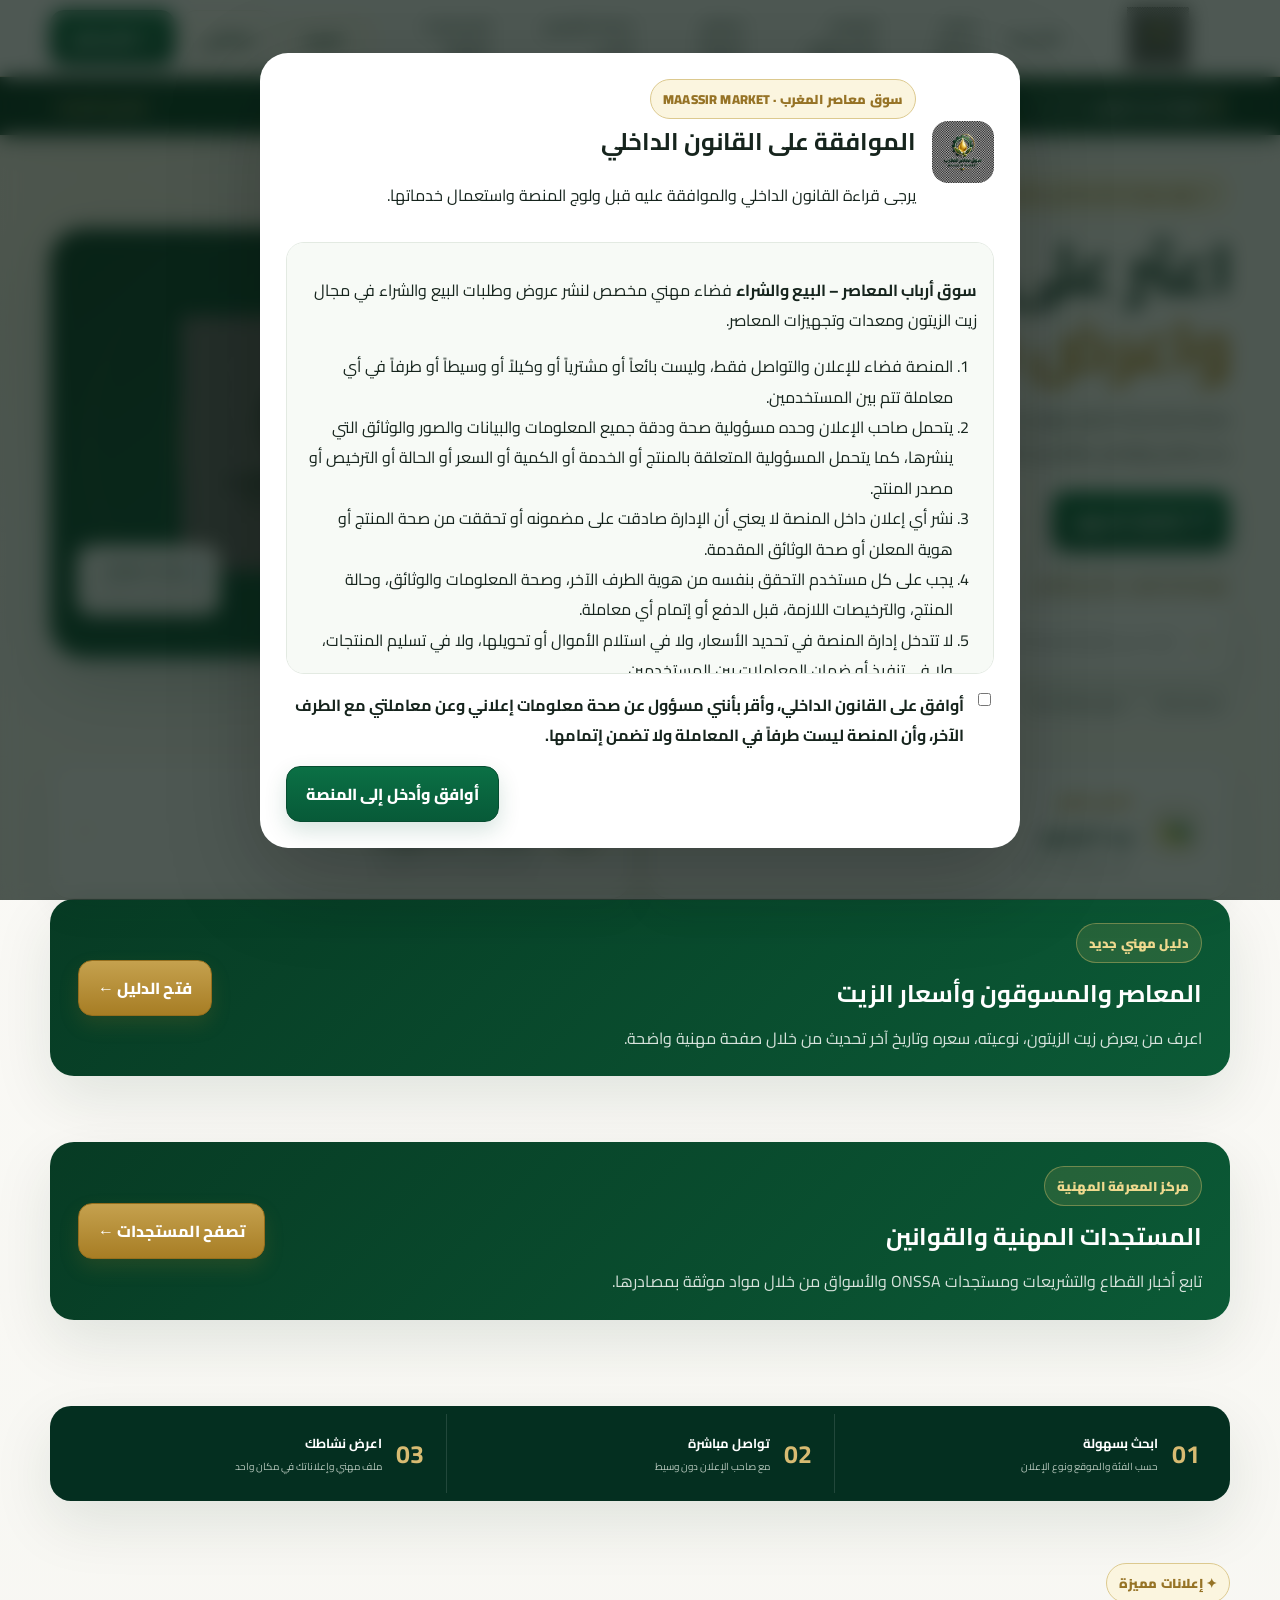
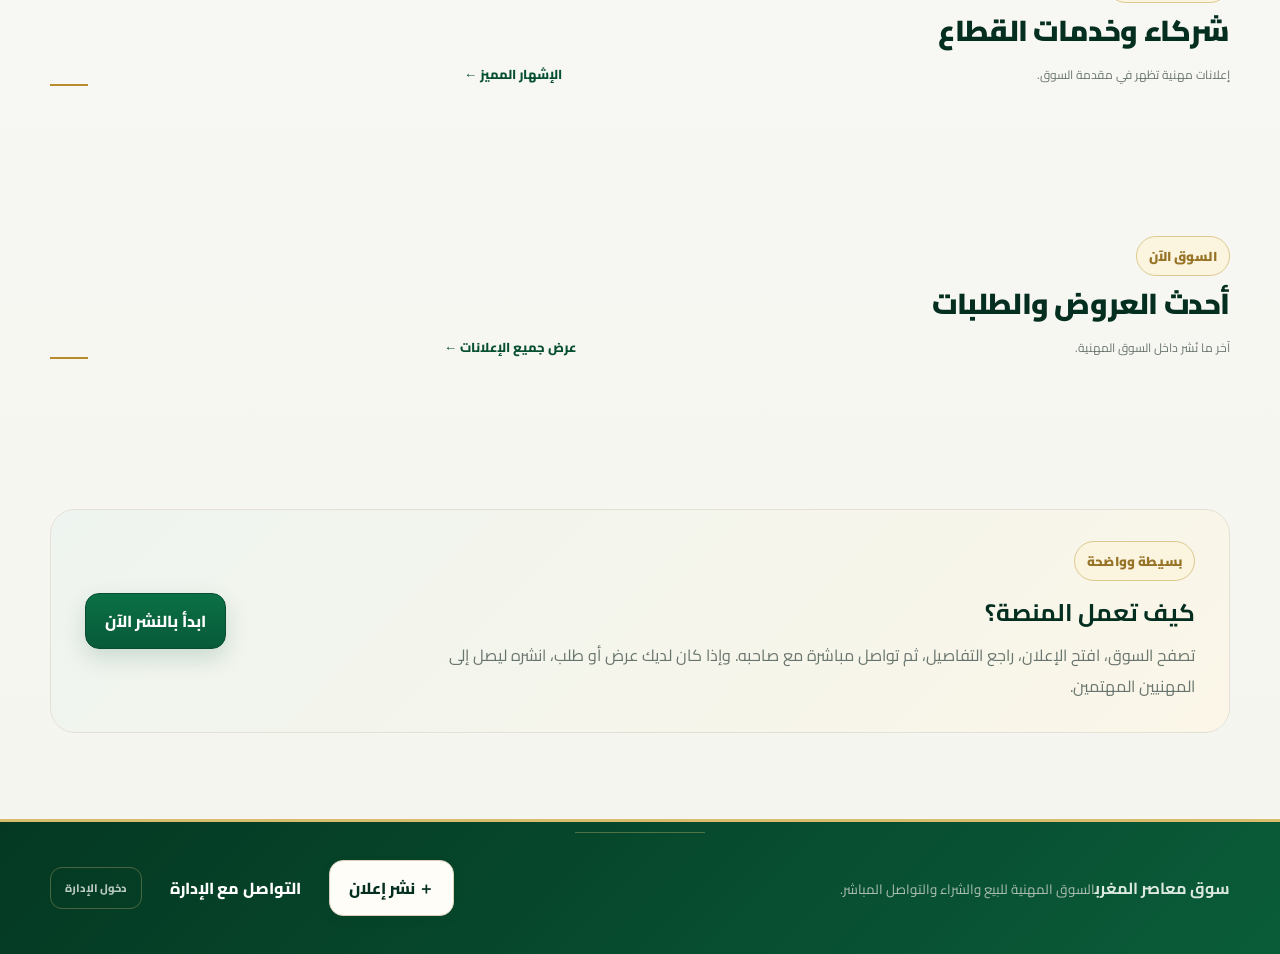
<file: index.html>
<!doctype html><html lang="ar" dir="rtl"><head><meta charset="utf-8"><meta name="viewport" content="width=device-width,initial-scale=1"><title>سوق معاصر المغرب | السوق المهنية</title><link rel="stylesheet" href="styles.css"></head><body data-page="home"><header class="topbar"><div class="wrap nav"><a class="brand" href="index.html"><img src="logoSAM.png" alt="سوق معاصر المغرب"><span><b id="brandName">سوق معاصر المغرب</b><small id="brandSub">السوق المهنية للزيت والمعدات</small></span></a><nav class="navlinks"><a id="navHome" class="active" href="index.html">الرئيسية</a><a id="navMarket" href="search.html">تصفح السوق</a><a id="navHow" href="#how">كيف تعمل؟</a><a id="navProfile" href="profile.html">ملفي المهني</a></nav><select id="languageSelect" class="language-select" aria-label="اللغة"><option value="ar">العربية</option><option value="fr">Français</option><option value="en">English</option></select><a id="navPublish" class="btn primary" href="publish.html">＋ نشر إعلان</a></div></header><main><section class="market-ticker" aria-label="أسعار زيت الزيتون المرجعية"><div class="wrap ticker-wrap"><div class="ticker-label"><span class="ticker-dot"></span><b id="homeTickerLabel">مؤشرات زيت الزيتون</b><small id="tickerUpdated">آخر تحديث: —</small></div><div class="ticker-track" id="priceTicker"></div><a id="homeTickerMore" class="ticker-more" href="search.html#prices">تفاصيل الأسعار ↗</a></div></section><section class="hero-v5"><div class="wrap hero-v5-inner"><div class="hero-copy"><span class="eyebrow" id="homeEyebrow">✦ سوق مهنية متخصصة في قطاع الزيتون</span><h1 id="homeHeroTitle">اعثر على ما تحتاجه.<br><em>واعرض ما لديك.</em></h1><p id="homeHeroText">منصة متخصصة تجمع عروض زيت الزيتون، معدات المعاصر، قطع الغيار والمستلزمات، مع بحث واضح وتواصل مباشر بين المهنيين.</p><div class="hero-actions"><a id="homeBrowse" class="btn primary btn-lg" href="search.html">🔎 اكتشف السوق</a><a id="homePublish" class="btn light btn-lg" href="publish.html">＋ انشر عرضك أو طلبك</a></div><div class="hero-search-wrap"><span class="hero-search-label" id="homeSearchLabel">سوق معاصر المغرب · ابحث في الأقسام</span><div class="hero-search"><span>⌕</span><input id="homeSearch" data-i18n-placeholder="searchPlaceholder" placeholder="ابحث عن زيت، آلة، مضخة، مدينة..."><select id="homeCat"><option id="homeCatAll" value="الكل">كل الفئات</option><option id="homeCatOil" value="زيت الزيتون">🫒 زيت الزيتون</option><option id="homeCatEquip" value="المعدات والتجهيزات">⚙️ المعدات والتجهيزات</option></select><button id="searchGo" class="btn gold" data-i18n="search">بحث</button></div></div><div class="hero-trust"><span id="trust1">✓ تواصل مباشر</span><span id="trust2">✓ عروض وطلبات شراء</span><span id="trust3">✓ سوق متخصصة</span></div></div><div class="hero-visual"><div class="visual-ring"></div><img src="logoSAM.png" alt=""><div class="floating-card fc-one"><b>🫒 زيت الزيتون</b><small>عروض وطلبات شراء</small></div><div class="floating-card fc-two"><b>⚙️ معدات المعاصر</b><small>معدات وتجهيزات وقطع غيار</small></div></div></div></section><section class="wrap category-row"><a href="search.html?cat=زيت%20الزيتون" class="category-tile"><span class="tile-icon">🫒</span><div><small id="cat1small">القسم الأول</small><h3 id="cat1">زيت الزيتون</h3><p id="cat1p">عروض البيع وطلبات الشراء.</p></div><b>←</b></a><a href="search.html?cat=المعدات%20والتجهيزات" class="category-tile"><span class="tile-icon">⚙️</span><div><small id="cat2small">القسم الثاني</small><h3 id="cat2">المعدات والتجهيزات</h3><p id="cat2p">آلات، فلاتر، مضخات، خزانات وقطع غيار.</p></div><b>←</b></a></section><section class="wrap section directory-promo"><div class="directory-promo-card"><div><span class="eyebrow">دليل مهني جديد</span><h2>المعاصر والمسوقون وأسعار الزيت</h2><p>اعرف من يعرض زيت الزيتون، نوعيته، سعره وتاريخ آخر تحديث من خلال صفحة مهنية واضحة.</p></div><a class="btn gold" href="oil-directory.html">فتح الدليل ←</a></div></section><section class="wrap section directory-promo"><div class="directory-promo-card"><div><span class="eyebrow">مركز المعرفة المهنية</span><h2>المستجدات المهنية والقوانين</h2><p>تابع أخبار القطاع والتشريعات ومستجدات ONSSA والأسواق من خلال مواد موثقة بمصادرها.</p></div><a class="btn gold" href="news.html">تصفح المستجدات ←</a></div></section><section class="wrap value-strip"><div><strong>01</strong><span><b id="v1">ابحث بسهولة</b><small id="v1p">حسب الفئة والموقع ونوع الإعلان</small></span></div><div><strong>02</strong><span><b id="v2">تواصل مباشرة</b><small id="v2p">مع صاحب الإعلان دون وسيط</small></span></div><div><strong>03</strong><span><b id="v3">اعرض نشاطك</b><small id="v3p">ملف مهني وإعلاناتك في مكان واحد</small></span></div></section><section class="wrap section" id="sponsoredSection"><div class="section-head"><div><span class="eyebrow" id="spEy">✦ إعلانات مميزة</span><h2 id="spTitle">شركاء وخدمات القطاع</h2><p id="spP">إعلانات مهنية تظهر في مقدمة السوق.</p></div><a id="spLink" class="link" href="advertise.html">الإشهار المميز ←</a></div><div id="sponsoredGrid" class="grid sponsored-grid"></div></section><section class="wrap section"><div class="section-head"><div><span class="eyebrow" id="nowEy">السوق الآن</span><h2 id="nowTitle">أحدث العروض والطلبات</h2><p id="nowP">آخر ما نُشر داخل السوق المهنية.</p></div><a id="nowLink" class="link" href="search.html">عرض جميع الإعلانات ←</a></div><div id="homeGrid" class="grid"></div></section><section class="wrap section" id="how"><div class="how-panel"><div><span class="eyebrow" id="howEy">بسيطة وواضحة</span><h2 id="howTitle">كيف تعمل المنصة؟</h2><p id="howP">تصفح السوق، افتح الإعلان، راجع التفاصيل، ثم تواصل مباشرة مع صاحبه. وإذا كان لديك عرض أو طلب، انشره ليصل إلى المهنيين المهتمين.</p></div><a id="howBtn" class="btn primary" href="publish.html">ابدأ بالنشر الآن</a></div></section></main><footer class="footer"><div class="wrap foot"><div><b id="brandName">سوق معاصر المغرب</b><small id="homeFooter">السوق المهنية للبيع والشراء والتواصل المباشر.</small></div><div class="footer-actions"><a class="btn light" href="publish.html">＋ نشر إعلان</a><a id="contactAdmin" class="btn footer-admin" href="contact-admin.html">التواصل مع الإدارة</a><a id="adminLink" class="admin-footer-link" href="admin.html">دخول الإدارة</a></div></div></footer><script src="app.js"></script><script>Souk.initHome()</script></body></html>
</file>
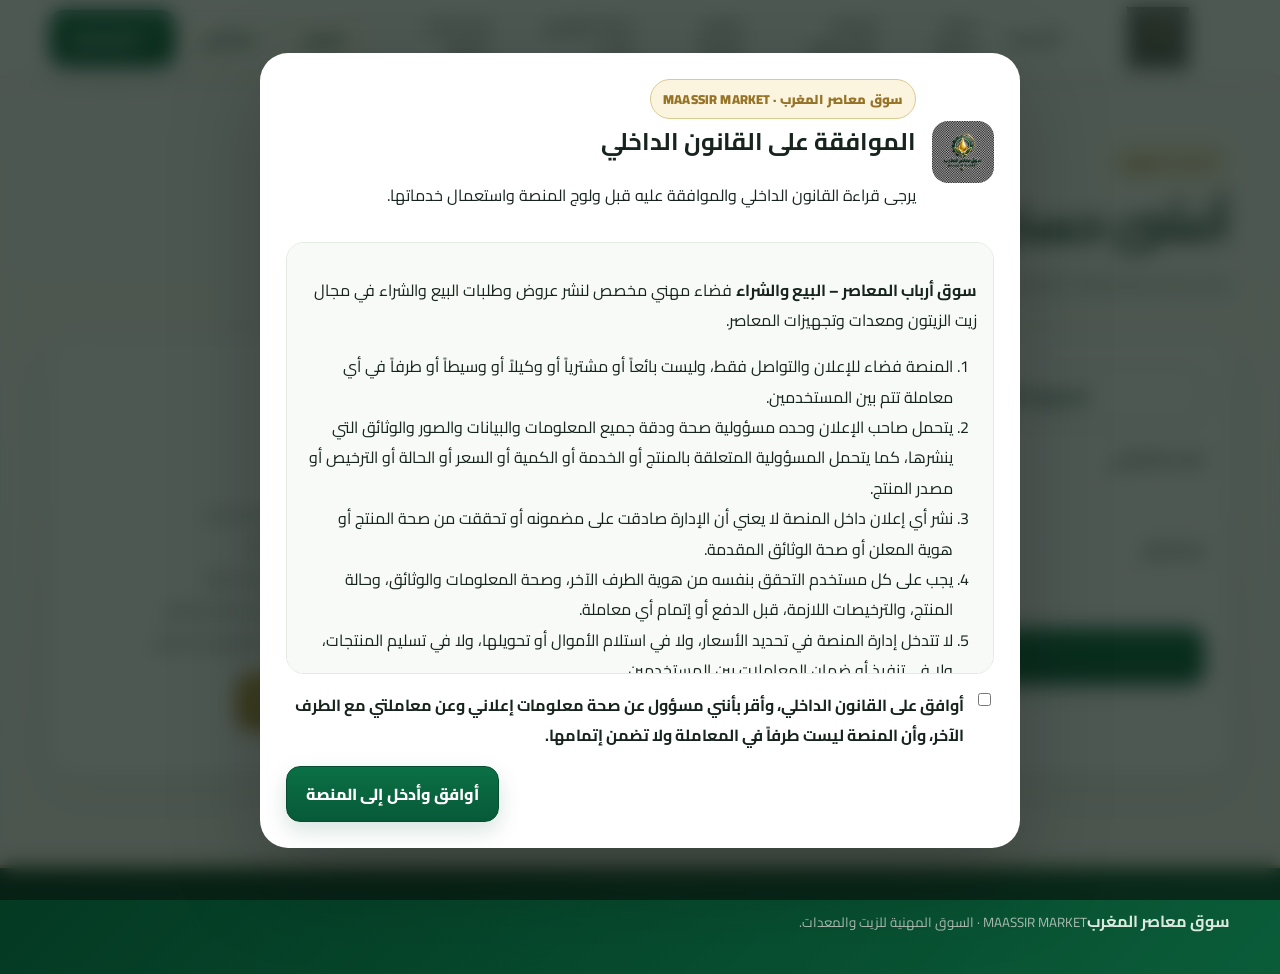
<file: account.html>
<!doctype html><html lang="ar" dir="rtl"><head><meta charset="utf-8"><meta name="viewport" content="width=device-width,initial-scale=1"><title>حسابي | سوق معاصر المغرب</title><link rel="stylesheet" href="styles.css"></head><body><header class="topbar"><div class="wrap nav"><a class="brand brand-logo-only" href="index.html"><img src="logoSAM.png" alt="سوق معاصر المغرب — MAASSIR MARKET"></a><nav class="navlinks"></nav><a class="btn light" href="search.html">السوق</a><a class="btn primary" href="publish.html">＋ نشر إعلان</a></div></header><main class="wrap account-shell"><section class="account-hero"><span class="eyebrow">الحساب المهني</span><h1>أنشئ حسابك وابنِ صفحتك المهنية</h1><p>حساب واحد لإدارة ملفك، أسعار زيت الزيتون، عروضك وطلباتك، مع صفحة مهنية خاصة يمكن مشاركتها.</p></section><section class="account-grid"><div class="account-card" id="accountAuth"><div class="account-tabs"><button class="account-tab active" data-account-tab="login">تسجيل الدخول</button><button class="account-tab" data-account-tab="register">إنشاء حساب</button></div><form id="loginForm" class="account-form"><label>البريد الإلكتروني<input class="field" name="email" type="email" required autocomplete="email"></label><label>رمز الدخول<input class="field" name="password" type="password" required autocomplete="current-password"></label><button class="btn primary" type="submit">دخول إلى حسابي</button><p id="authMessage" class="form-message"></p></form><form id="registerForm" class="account-form hidden"><label>الاسم أو اسم المسؤول<input class="field" name="name" required autocomplete="name"></label><label>البريد الإلكتروني<input class="field" name="email" type="email" required autocomplete="email"></label><label>رمز الدخول<input class="field" name="password" type="password" minlength="6" required autocomplete="new-password"></label><label>تأكيد رمز الدخول<input class="field" name="password2" type="password" minlength="6" required autocomplete="new-password"></label><button class="btn primary" type="submit">إنشاء الحساب</button><p class="form-note">في هذه النسخة التجريبية تحفظ بيانات الحساب على هذا الجهاز. عند ربط Supabase يصبح الحساب متعدد الأجهزة وآمناً خادمياً.</p></form></div><aside class="account-card account-benefits"><span class="benefit-icon">✦</span><h2>ماذا تحصل عليه؟</h2><ul><li>صفحة مهنية خاصة باسم المستخدم.</li><li>نشر عروض البيع وطلبات الشراء.</li><li>تحديث سعر زيت الزيتون ونوعيته دورياً.</li><li>إظهار النشاط في دليل المعاصر والمسوقين.</li><li>اختيار النشر المجاني أو طلب الإشهار المدفوع.</li></ul><a class="btn gold" href="oil-directory.html">دليل المعاصر والمسوقين</a></aside></section><section id="accountDashboard" class="account-dashboard hidden"><div class="account-dashboard-head"><div><span class="eyebrow">لوحة حسابي</span><h2 id="accountWelcome">مرحباً</h2><p>أدر بياناتك المهنية وعروضك من مكان واحد.</p></div><button id="logoutBtn" class="btn light">تسجيل الخروج</button></div><div class="account-dashboard-grid"><a class="dashboard-tile" href="profile.html"><b>👤 الملف المهني</b><small>البيانات، الصفحة الخاصة والهوية المهنية</small></a><a class="dashboard-tile" href="publish.html"><b>＋ نشر إعلان</b><small>اختر المجاني أو المدفوع حسب قوة الظهور</small></a><a class="dashboard-tile" href="oil-directory.html"><b>🫒 سعر الزيت</b><small>حدّث السعر والنوعية ليظهرا في الدليل</small></a><a class="dashboard-tile" id="accountPublicPage" href="professional.html"><b>↗ صفحتي العامة</b><small>معاينة الصفحة المهنية التي يراها الزوار</small></a></div></section></main><footer class="footer"><div class="wrap foot"><div><b>سوق معاصر المغرب</b><small>MAASSIR MARKET · السوق المهنية للزيت والمعدات.</small></div></div></footer><script src="app.js"></script><script>Souk.initAccount()</script></body></html>
</file>
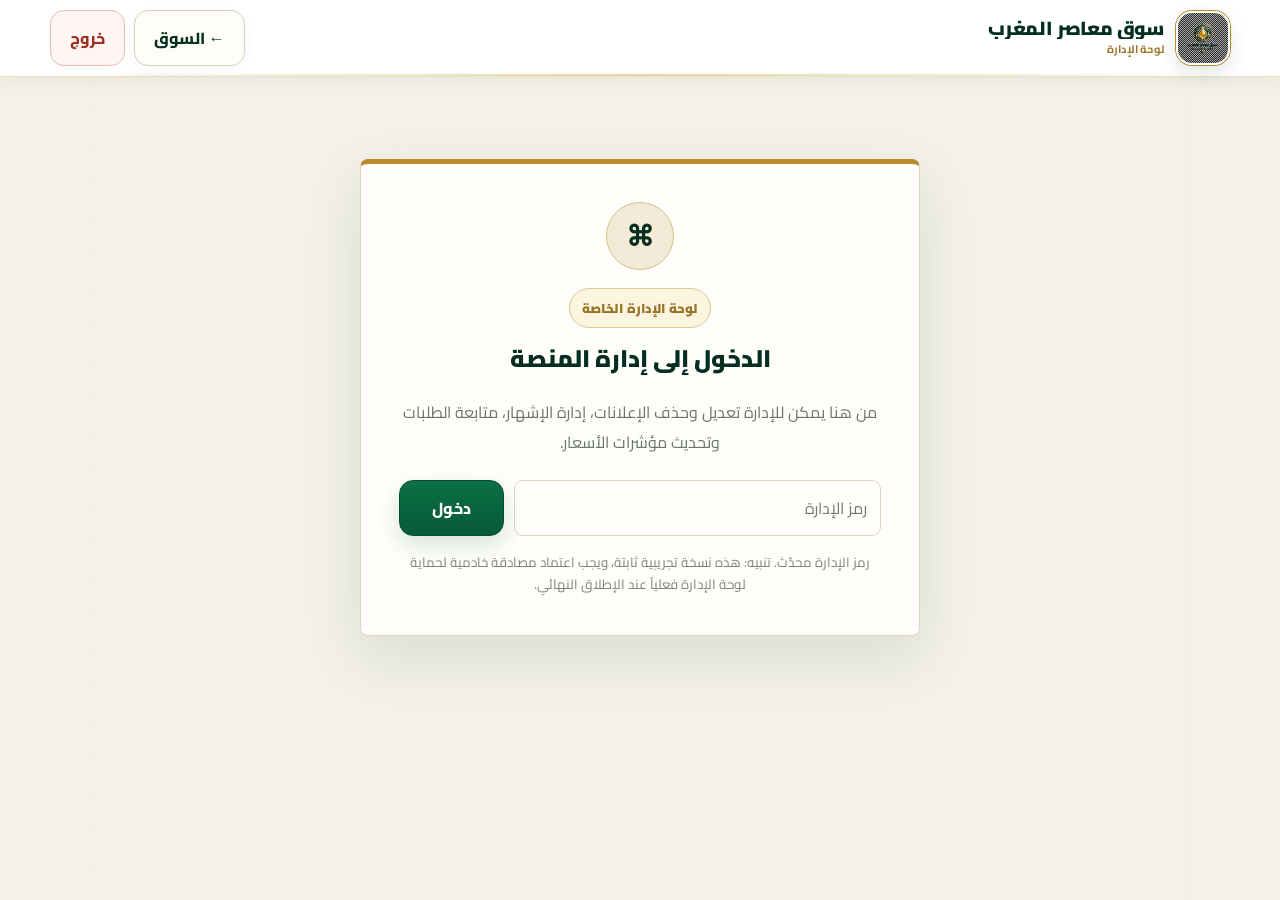
<file: admin.html>
<!doctype html><html lang="ar" dir="rtl"><head><meta charset="utf-8"><meta name="viewport" content="width=device-width,initial-scale=1"><title>إدارة المنصة | سوق معاصر المغرب</title><link rel="stylesheet" href="styles.css"></head><body class="admin-page"><header class="topbar admin-top"><div class="wrap nav"><a class="brand" href="index.html"><img src="logoSAM.png" alt=""><span><b>سوق معاصر المغرب</b><small>لوحة الإدارة</small></span></a><div class="admin-top-actions"><a class="btn light" href="index.html">← السوق</a><button class="btn danger" id="adminLogout" type="button">خروج</button></div></div></header><main class="wrap admin-shell"><section id="adminLogin" class="admin-login"><div class="admin-emblem">⌘</div><span class="eyebrow">لوحة الإدارة الخاصة</span><h1>الدخول إلى إدارة المنصة</h1><p>من هنا يمكن للإدارة تعديل وحذف الإعلانات، إدارة الإشهار، متابعة الطلبات وتحديث مؤشرات الأسعار.</p><form id="adminLoginForm" class="admin-login-row"><input id="adminPin" class="field" type="password" autocomplete="current-password" placeholder="رمز الإدارة"><button id="adminLoginBtn" class="btn primary" type="submit">دخول</button></form><small class="admin-note">رمز الإدارة محدّث. تنبيه: هذه نسخة تجريبية ثابتة، ويجب اعتماد مصادقة خادمية لحماية لوحة الإدارة فعلياً عند الإطلاق النهائي.</small></section><section id="adminPanel" class="admin-panel hidden"><div class="admin-heading"><div><span class="eyebrow">مركز التحكم</span><h1>إدارة سوق معاصر المغرب</h1><p>الإعلانات · الإشهار · الطلبات · مؤشرات الأسعار</p></div><div class="admin-kpis"><div><b id="kpiAds">0</b><span>إعلانات</span></div><div><b id="kpiSponsored">0</b><span>إشهارات</span></div><div><b id="kpiRequests">0</b><span>طلبات</span></div></div></div><div class="admin-tabs"><button class="admin-tab active" data-tab="ads">الإعلانات</button><button class="admin-tab" data-tab="sponsored">الإشهار المميز</button><button class="admin-tab" data-tab="requests">طلبات الإدارة</button><button class="admin-tab" data-tab="prices">أسعار الزيت</button><button class="admin-tab" data-tab="news">المستجدات المهنية</button></div><section class="admin-section" data-section="ads"><div class="admin-section-head"><div><h2>إدارة الإعلانات</h2><p>يمكن تعديل أو حذف الإعلانات المنشورة.</p></div></div><div id="adminAds" class="admin-list"></div></section><section class="admin-section hidden" data-section="sponsored"><div class="admin-section-head"><div><h2>الإعلانات الإشهارية</h2><p>إدارة الإعلانات المميزة التي تظهر في واجهة السوق أو مقدمة النتائج.</p></div></div><form id="sponsoredForm" class="admin-ad-form"><input type="hidden" name="id"><div><label>اسم المعلن / المؤسسة</label><input class="field" name="advertiser" required></div><div><label>عنوان الإشهار</label><input class="field" name="title" required></div><div class="full"><label>النص المختصر</label><textarea class="field" name="description" rows="3"></textarea></div><div><label>رابط الصورة</label><input class="field" name="image" placeholder="https://..."></div><div><label>رابط الإعلان</label><input class="field" name="link" placeholder="https://..."></div><div><label>الهاتف</label><input class="field" name="phone"></div><div><label>واتساب</label><input class="field" name="whatsapp"></div><div class="full admin-checks"><label><input type="checkbox" name="permanent" checked> ظهور دائم</label><label><input type="checkbox" name="featured" checked> ظهور أولاً</label></div><div class="full admin-form-actions"><button class="btn primary" type="submit">حفظ الإشهار</button><button class="btn light" id="sponsoredCancel" type="button">تفريغ</button></div></form><div class="pricing-guide"><h3>آلية الإشهار المميز</h3><div class="pricing-grid"><div><b>1 · الطلب</b><span>المعلن يختار موضع الظهور والمدة.</span></div><div><b>2 · التسعير</b><span>الإدارة تعتمد جدول الأسعار وتؤكد التكلفة.</span></div><div><b>3 · الأداء</b><span>تحويل/إيداع/وسيلة دفع تعتمدها الإدارة ثم إرسال الإثبات.</span></div><div><b>4 · التفعيل</b><span>بعد التحقق من الأداء، يُفعّل الإعلان ويحدد تاريخ الانتهاء.</span></div></div><a class="btn gold" href="advertise.html" style="margin-top:14px">صفحة طلب الإشهار المميز</a></div><div id="sponsoredList" class="admin-list"></div></section><section class="admin-section hidden" data-section="requests"><div class="admin-section-head"><div><h2>طلبات التواصل والإشهار</h2><p>تصل هنا طلبات الاستفسار والبلاغات وطلبات الإشهار.</p></div></div><div id="adminRequests" class="admin-list"></div></section><section class="admin-section hidden" data-section="prices"><div class="admin-section-head"><div><h2>مؤشرات أسعار زيت الزيتون</h2><p>تحديث دوري يدوي من مصادر مرجعية. لا توجد بورصة آجلة عالمية موحدة لزيت الزيتون، لذلك يعرض الشريط مؤشرات وأسعاراً مرجعية.</p></div></div><form id="priceForm" class="admin-ad-form"><div><label>إسبانيا — بكر ممتاز €/kg</label><input class="field" name="es" placeholder="3.433"></div><div><label>إيطاليا — بكر ممتاز €/kg</label><input class="field" name="it" placeholder="4.394"></div><div><label>الاتحاد الأوروبي — بكر ممتاز €/kg</label><input class="field" name="eu" placeholder="3.619"></div><div><label>اليونان — بكر ممتاز €/kg</label><input class="field" name="gr" placeholder="3.705"></div><div><label>إسبانيا — بكر عادي €/kg</label><input class="field" name="virgin" placeholder="3.231"></div><div><label>إسبانيا — لامبانتي €/kg</label><input class="field" name="lamp" placeholder="3.060"></div><div><label>تاريخ التحديث</label><input class="field" type="date" name="date"></div><div><label>المصدر</label><input class="field" name="source" placeholder="IOC / Olea Price / IMF-FRED"></div><div class="full admin-form-actions"><button class="btn primary" type="submit">حفظ وتحديث الشريط</button></div></form><div class="notice">المجلس الدولي للزيتون ينشر أسعار المنتج والتصدير بصورة دورية، بينما توجد مؤشرات يومية مستقلة مثل Olea Price. يظهر تاريخ التحديث داخل الشريط.</div></section><section class="admin-section hidden" data-section="news"><div class="admin-section-head"><div><h2>إدارة المستجدات المهنية</h2><p>أضف أخبار القطاع والقوانين والمستجدات، مع ذكر المصدر ومراجعته قبل النشر. المواد المحفوظة في هذه النسخة محلية على هذا المتصفح.</p></div></div><form id="newsAdminForm" class="admin-ad-form news-admin-form"><input type="hidden" name="id"><div class="full"><h3 id="newsAdminHeading">إضافة مستجد مهني</h3></div><div><label>عنوان الخبر أو المادة</label><input class="field" name="title" required maxlength="180"></div><div><label>القسم</label><select class="field" name="category" required></select></div><div class="full"><label>ملخص قصير</label><textarea class="field" name="summary" rows="2" required maxlength="500"></textarea></div><div class="full"><label>التفاصيل</label><textarea class="field" name="body" rows="8" required></textarea></div><div><label>رابط صورة (اختياري)</label><input class="field" name="image" type="url" placeholder="https://..."></div><div><label>اسم المصدر</label><input class="field" name="sourceName" required placeholder="مثال: ONSSA / الجريدة الرسمية"></div><div class="full"><label>رابط المصدر الرسمي أو المرجع</label><input class="field" name="sourceUrl" type="url" required placeholder="https://..."></div><div><label>حالة المادة</label><select class="field" name="status"><option value="draft">مسودة</option><option value="published">منشورة</option></select></div><div class="full admin-form-actions"><button class="btn primary" type="submit">حفظ المادة</button><button class="btn light" id="newsAdminReset" type="button">مادة جديدة / إلغاء التعديل</button><a class="btn gold" href="news.html">معاينة الصفحة</a></div></form><div id="adminNewsList" class="admin-list"></div></section></section></main><script src="app.js"></script><script>Souk.initAdmin()</script></body></html>
</file>
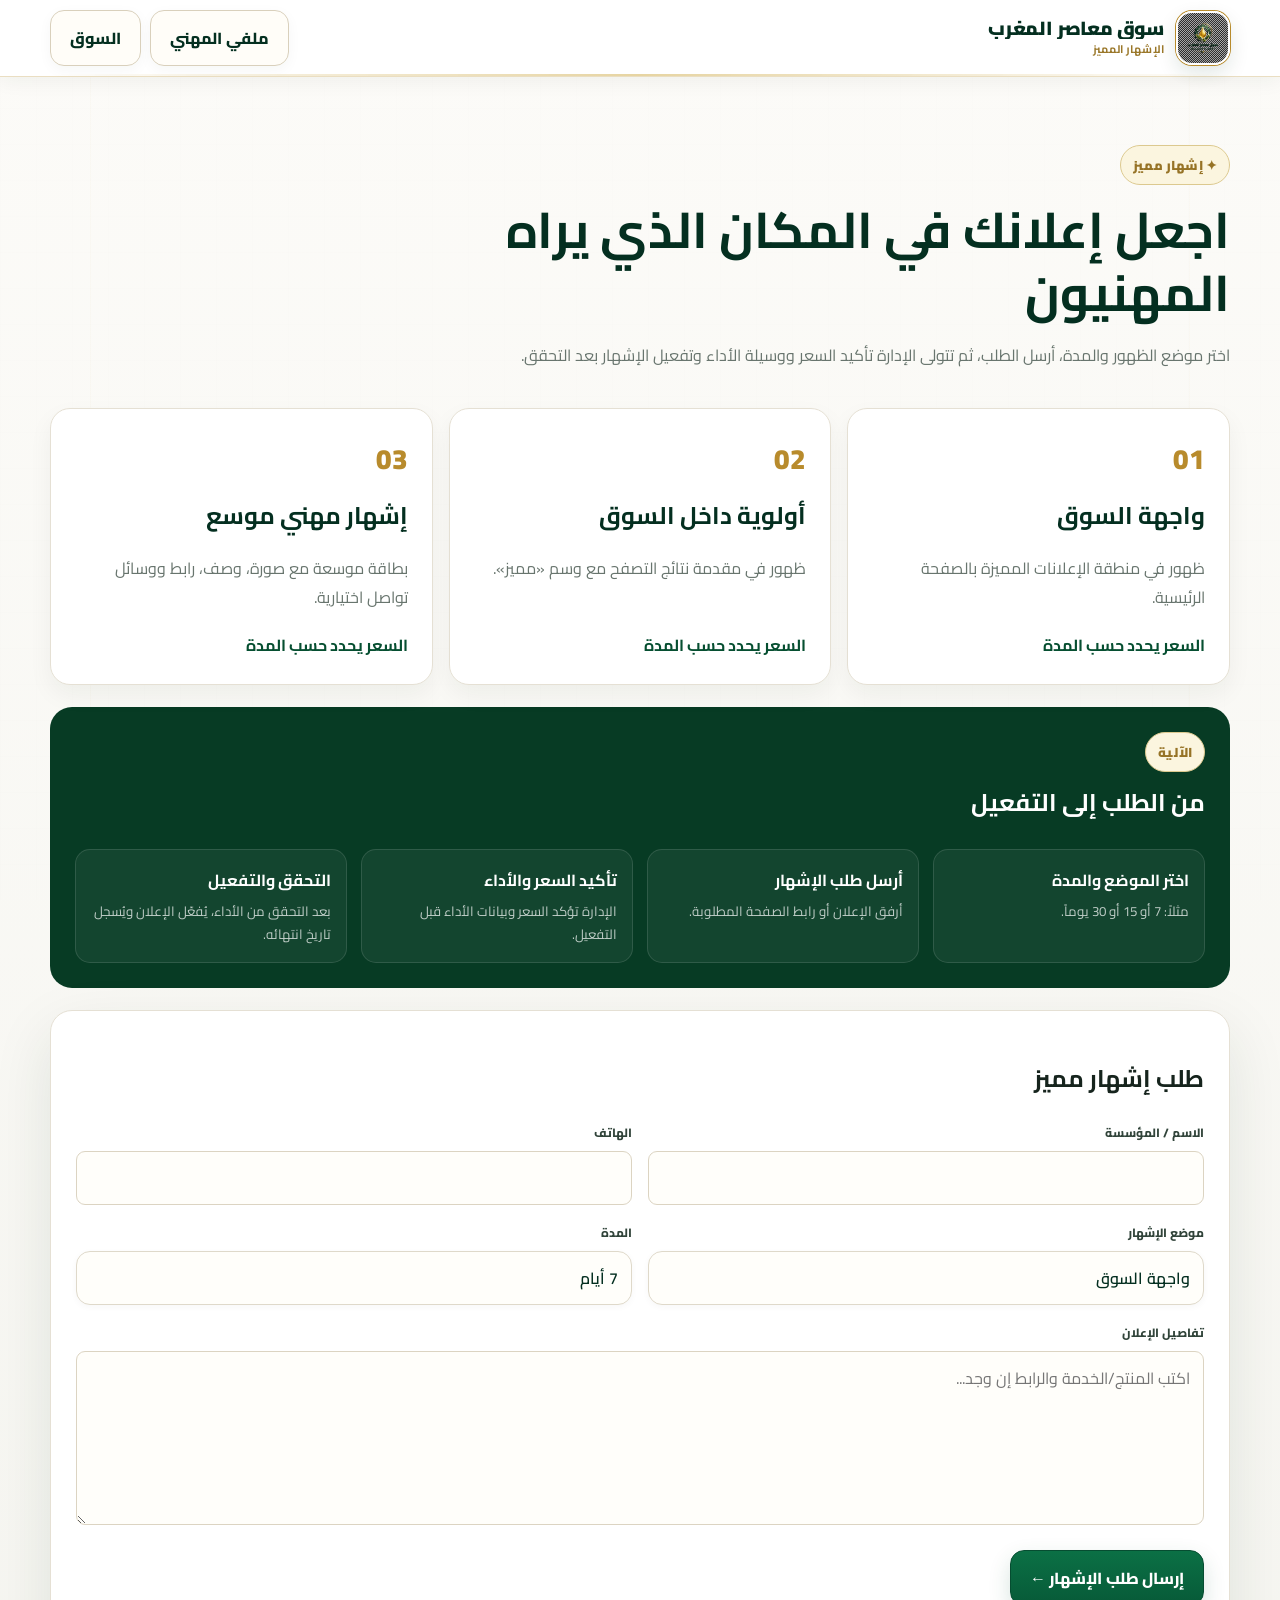
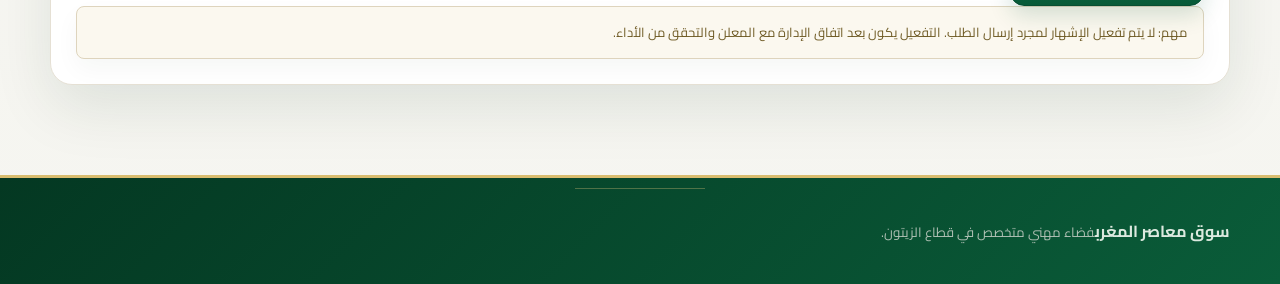
<file: advertise.html>
<!doctype html><html lang="ar" dir="rtl"><head><meta charset="utf-8"><meta name="viewport" content="width=device-width,initial-scale=1"><title>الإشهار المميز | سوق معاصر المغرب</title><link rel="stylesheet" href="styles.css"></head><body><header class="topbar"><div class="wrap nav"><a class="brand" href="index.html"><img src="logoSAM.png" alt=""><span><b>سوق معاصر المغرب</b><small>الإشهار المميز</small></span></a><div class="nav-actions"><a class="btn light" href="profile.html">ملفي المهني</a><a class="btn light" href="index.html">السوق</a></div></div></header><main class="wrap advertise-shell"><section class="advertise-hero"><span class="eyebrow">✦ إشهار مميز</span><h1>اجعل إعلانك في المكان الذي يراه المهنيون</h1><p>اختر موضع الظهور والمدة، أرسل الطلب، ثم تتولى الإدارة تأكيد السعر ووسيلة الأداء وتفعيل الإشهار بعد التحقق.</p></section><section class="ad-plans"><article><span>01</span><h2>واجهة السوق</h2><p>ظهور في منطقة الإعلانات المميزة بالصفحة الرئيسية.</p><strong>السعر يحدد حسب المدة</strong></article><article><span>02</span><h2>أولوية داخل السوق</h2><p>ظهور في مقدمة نتائج التصفح مع وسم «مميز».</p><strong>السعر يحدد حسب المدة</strong></article><article><span>03</span><h2>إشهار مهني موسع</h2><p>بطاقة موسعة مع صورة، وصف، رابط ووسائل تواصل اختيارية.</p><strong>السعر يحدد حسب المدة</strong></article></section><section class="ad-process"><div><span class="eyebrow">الآلية</span><h2>من الطلب إلى التفعيل</h2></div><ol><li><b>اختر الموضع والمدة</b><small>مثلاً: 7 أو 15 أو 30 يوماً.</small></li><li><b>أرسل طلب الإشهار</b><small>أرفق الإعلان أو رابط الصفحة المطلوبة.</small></li><li><b>تأكيد السعر والأداء</b><small>الإدارة تؤكد السعر وبيانات الأداء قبل التفعيل.</small></li><li><b>التحقق والتفعيل</b><small>بعد التحقق من الأداء، يُفعّل الإعلان ويُسجل تاريخ انتهائه.</small></li></ol></section><section class="ad-request-card"><h2>طلب إشهار مميز</h2><form action="contact-admin.html" method="get"><input type="hidden" name="type" value="طلب إشهار"><div class="form-grid"><div><label class="label">الاسم / المؤسسة</label><input class="field" name="name" required></div><div><label class="label">الهاتف</label><input class="field" name="phone" required></div><div><label class="label">موضع الإشهار</label><select class="field" name="placement"><option>واجهة السوق</option><option>أولوية نتائج البحث</option><option>إشهار مهني موسع</option></select></div><div><label class="label">المدة</label><select class="field" name="duration"><option>7 أيام</option><option>15 يوماً</option><option>30 يوماً</option><option>مدة أخرى</option></select></div><div class="full"><label class="label">تفاصيل الإعلان</label><textarea class="field" name="message" rows="5" required placeholder="اكتب المنتج/الخدمة والرابط إن وجد..."></textarea></div><div class="full"><button class="btn primary" type="submit">إرسال طلب الإشهار ←</button></div></div></form><div class="notice">مهم: لا يتم تفعيل الإشهار لمجرد إرسال الطلب. التفعيل يكون بعد اتفاق الإدارة مع المعلن والتحقق من الأداء.</div></section></main><footer class="footer"><div class="wrap foot"><div><b>سوق معاصر المغرب</b><small>فضاء مهني متخصص في قطاع الزيتون.</small></div></div></footer><script src="app.js"></script><script>Souk.applyI18n()</script></body></html>
</file>
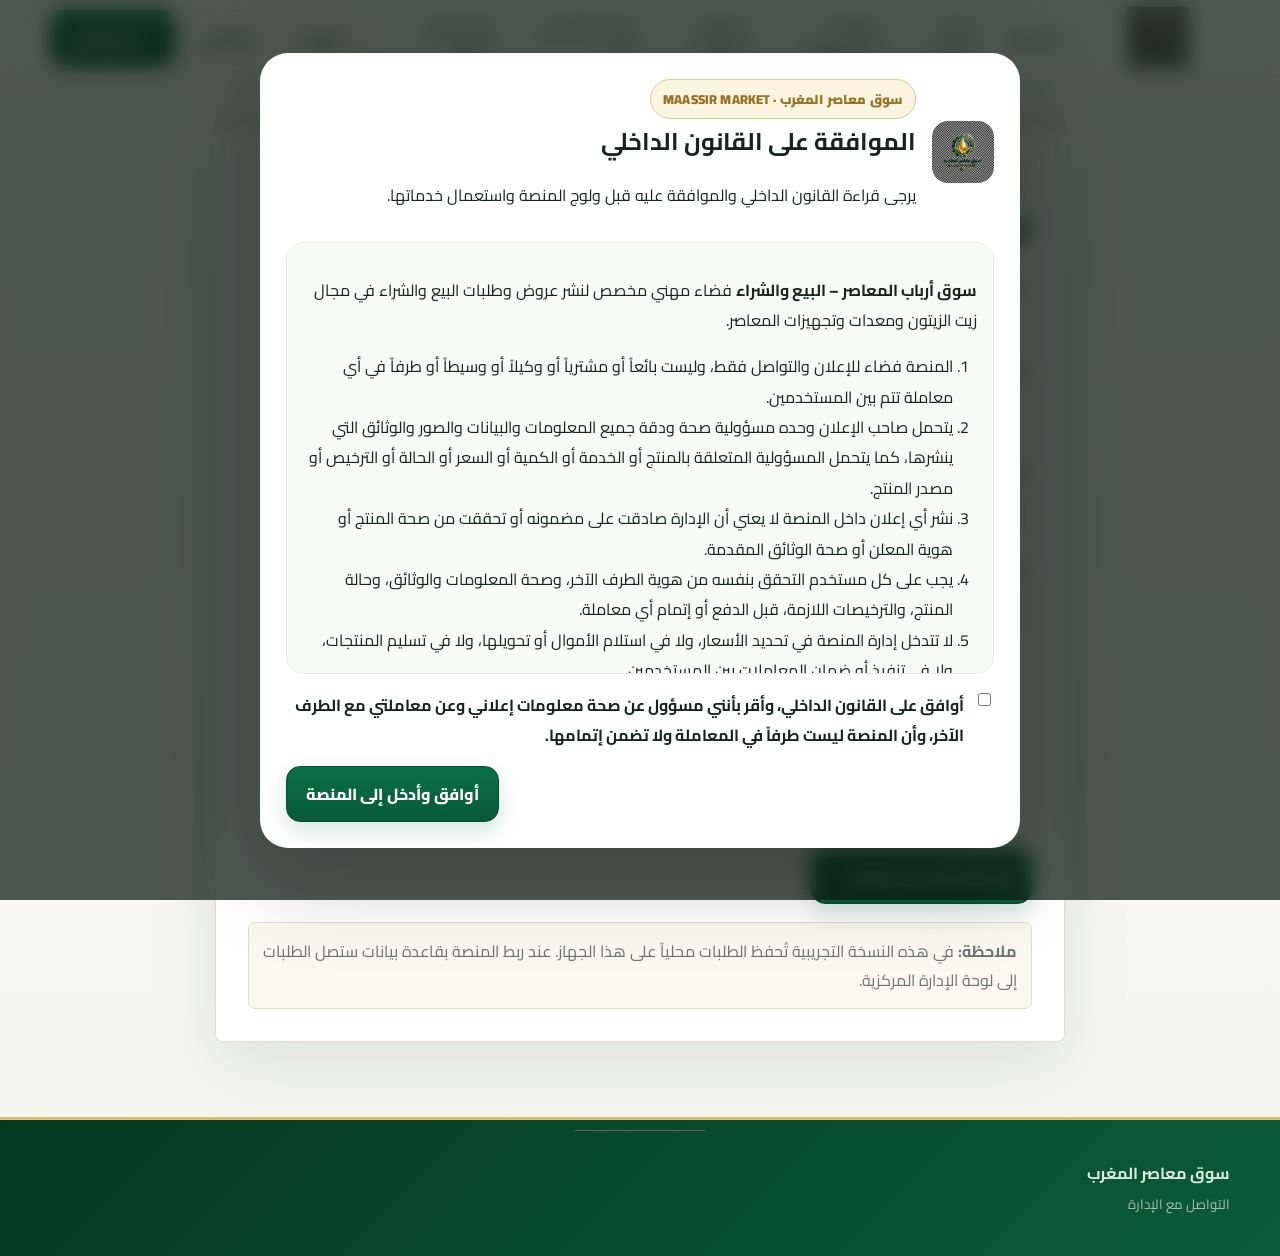
<file: contact-admin.html>
<!doctype html><html lang="ar" dir="rtl"><head><meta charset="utf-8"><meta name="viewport" content="width=device-width,initial-scale=1"><title>التواصل مع الإدارة | سوق معاصر المغرب</title><link rel="stylesheet" href="styles.css"></head><body><header class="topbar"><div class="wrap nav"><a class="brand" href="index.html"><img src="logoSAM.png" alt=""><span><b data-i18n="market">سوق معاصر المغرب</b><small data-i18n="subtitle">البيع والشراء</small></span></a><a class="btn light" href="search.html" data-i18n="browseMarket">تصفح السوق</a></div></header><main class="wrap form-shell"><div class="form-card contact-admin-card"><div class="form-title"><span class="eyebrow">الإدارة</span><h1>تواصل مع إدارة المنصة</h1><p>للاستفسار، الإبلاغ عن إعلان، أو طلب إضافة إعلان إشهاري خاص بظهور دائم وأولوية في المقدمة.</p></div><form id="contactAdminForm"><div class="form-grid"><div><label class="label">الاسم / المؤسسة</label><input class="field" required name="name"></div><div><label class="label">الهاتف</label><input class="field" required name="phone" placeholder="06xxxxxxxx"></div><div><label class="label">نوع الطلب</label><select class="field" name="type"><option value="استفسار">استفسار</option><option value="بلاغ عن إعلان">بلاغ عن إعلان</option><option value="طلب إشهار">طلب إشهار</option><option value="طلب آخر">طلب آخر</option></select></div><div><label class="label">عنوان الطلب</label><input class="field" required name="subject"></div><div class="full"><label class="label">الرسالة</label><textarea class="field" required name="message" rows="7" placeholder="اكتب تفاصيل طلبك..."></textarea></div><div class="full"><button class="btn primary" type="submit">إرسال الطلب إلى الإدارة ←</button></div></div></form><div class="contact-admin-note"><b>ملاحظة:</b> في هذه النسخة التجريبية تُحفظ الطلبات محلياً على هذا الجهاز. عند ربط المنصة بقاعدة بيانات ستصل الطلبات إلى لوحة الإدارة المركزية.</div></div></main><footer class="footer"><div class="wrap foot"><div><b data-i18n="market">سوق معاصر المغرب</b><br><small>التواصل مع الإدارة</small></div></div></footer><script src="app.js"></script><script>Souk.initContact()</script></body></html>
</file>
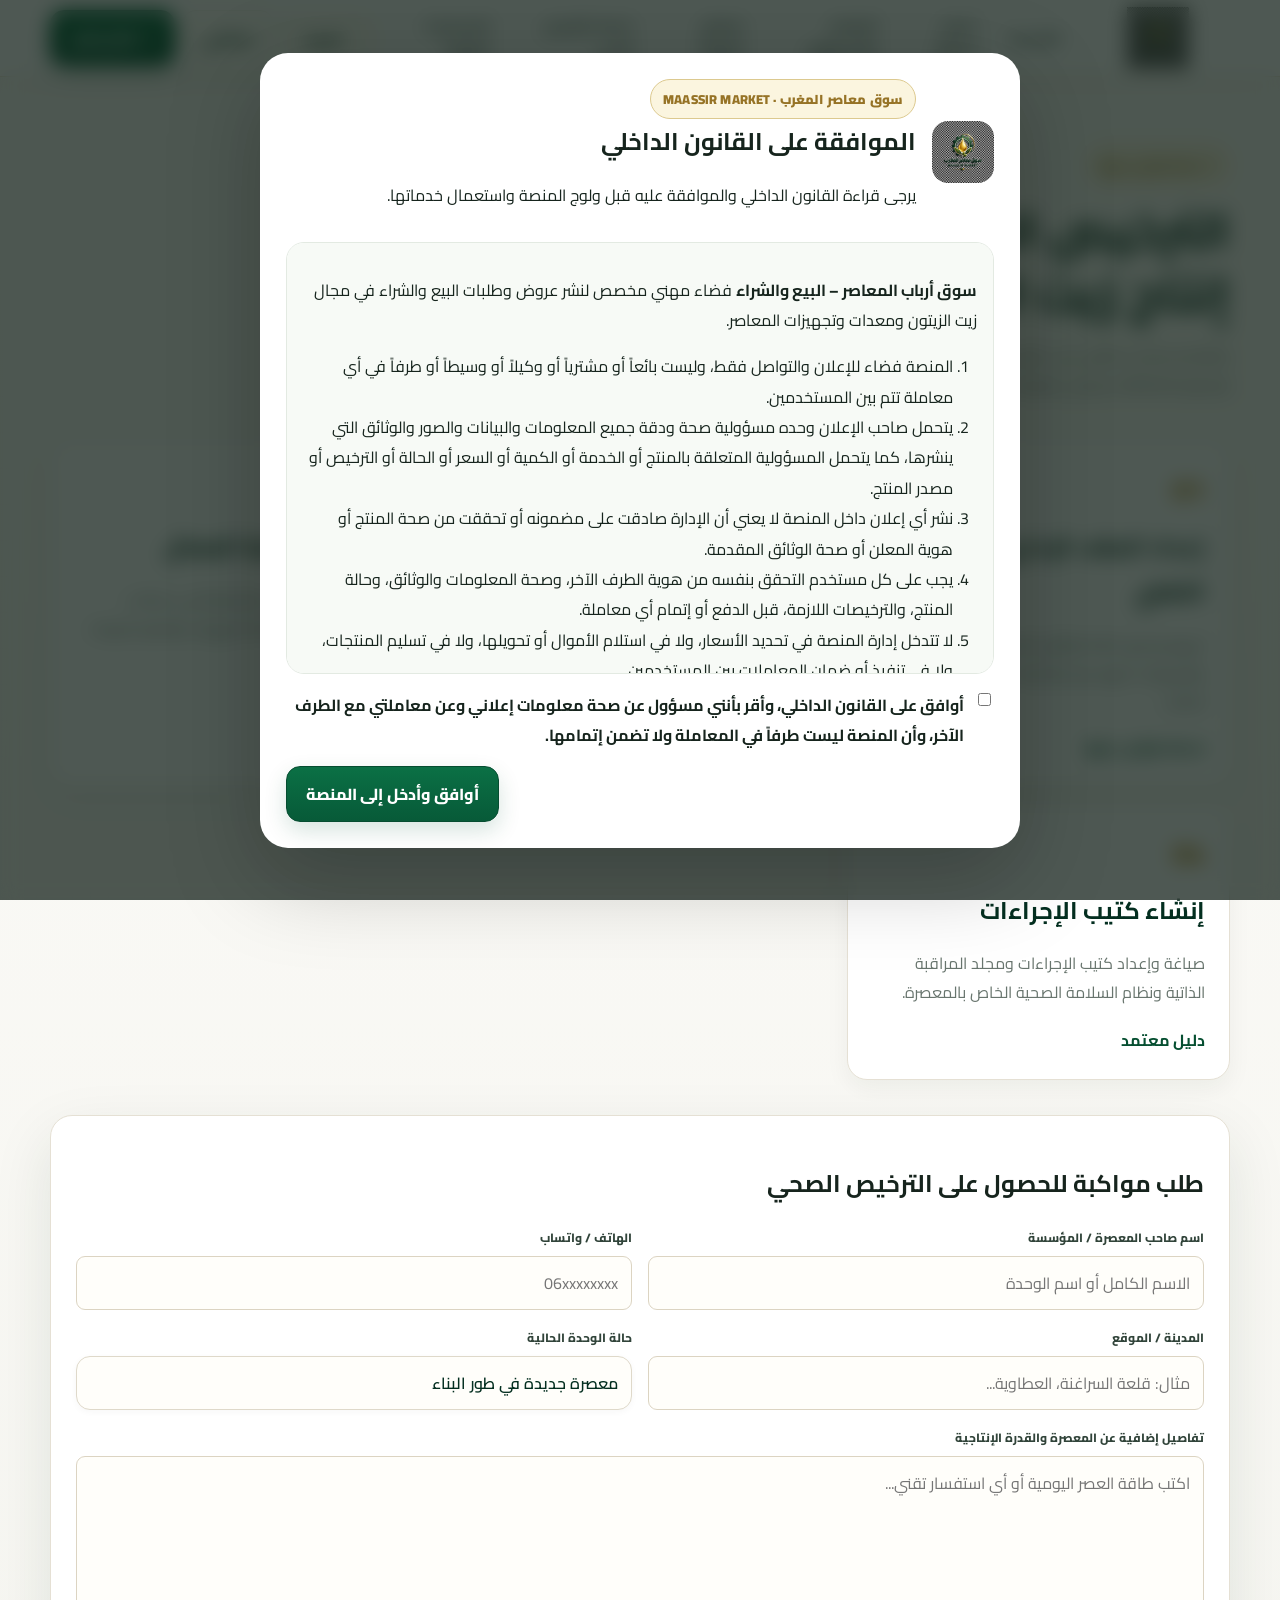
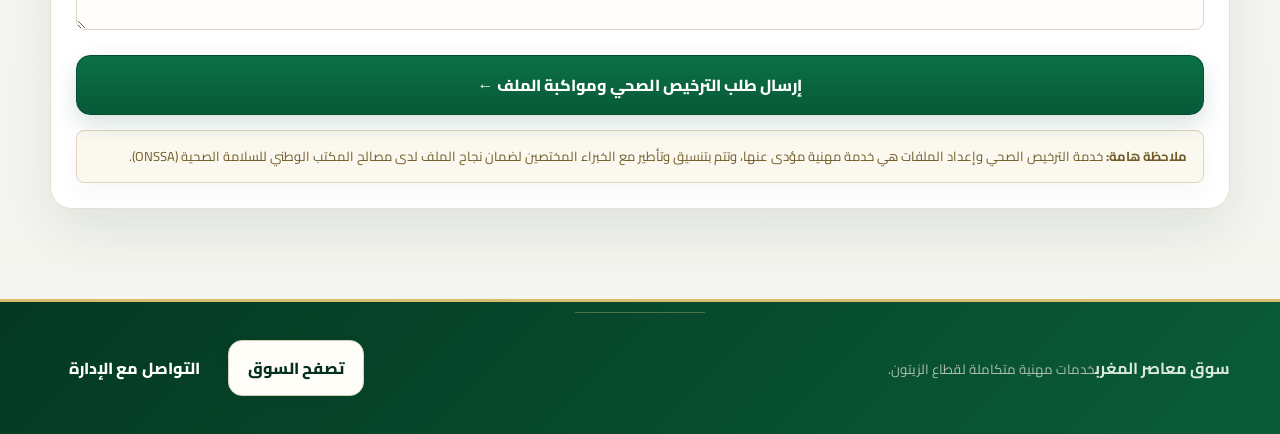
<file: health-auth.html>
<!doctype html>
<html lang="ar" dir="rtl">
<head>
<meta charset="utf-8">
<meta name="viewport" content="width=device-width,initial-scale=1">
<title>الترخيص الصحي | سوق معاصر المغرب</title>
<link rel="stylesheet" href="styles.css">
</head>
<body>
<header class="topbar">
  <div class="wrap nav">
    <a class="brand" href="index.html">
      <img src="logoSAM.png" alt="سوق معاصر المغرب">
      <span><b>سوق معاصر المغرب</b><small>خدمة الترخيص الصحي ONSSA</small></span>
    </a>
    <nav class="navlinks">
      <a href="index.html">الرئيسية</a>
      <a href="search.html">تصفح السوق</a>
      <a href="advertise.html">الإشهار</a>
      <a class="active" href="health-auth.html">الترخيص الصحي</a>
    </nav>
    <select id="languageSelect" class="language-select" aria-label="اللغة">
      <option value="ar">العربية</option>
      <option value="fr">Français</option>
      <option value="en">English</option>
    </select>
    <a class="btn primary" href="publish.html">＋ نشر إعلان</a>
  </div>
</header>
<main class="wrap advertise-shell">
  <section class="advertise-hero">
    <span class="eyebrow">✦ خدمة مؤدى عنها</span>
    <h1>الترخيص الصحي للمعاصر ووحدات إنتاج زيت الزيتون (ONSSA)</h1>
    <p>نرافقكم بشكل احترافي في جميع مراحل الحصول على الترخيص الصحي المسلم من المكتب الوطني للسلامة الصحية للمنتجات الغذائية (ONSSA)، لضمان مطابقة معصرتكم للمعايير القانونية والصحية.</p>
  </section>

  <section class="ad-plans">
    <article>
      <span>01</span>
      <h2>إعداد الملف الإداري والملف التقني</h2>
      <p>تجهيز وجمع كافة الوثائق القانونية الإدارية والرسومات الهندسية والملفات التقنية المطلوبة للملف.</p>
      <strong>خدمة مؤدى عنها</strong>
    </article>
    <article>
      <span>02</span>
      <h2>وضع الملف لدى ONSSA</h2>
      <p>إيداع ومتابعة الملف الإداري والتقني لدى المصالح المختصة للمكتب الوطني للسلامة الصحية.</p>
      <strong>مواكبة ميدانية</strong>
    </article>
    <article>
      <span>03</span>
      <h2>تكوين ومواكبة العمال</h2>
      <p>تأطير وتكوين العاملين بالمعصرة في مجالات النظافة الصحية، السلامة المهنية، ومعايير الجودة.</p>
      <strong>تكوين تطبيقي</strong>
    </article>
    <article>
      <span>04</span>
      <h2>إنشاء كتيب الإجراءات</h2>
      <p>صياغة وإعداد كتيب الإجراءات ومجلد المراقبة الذاتية ونظام السلامة الصحية الخاص بالمعصرة.</p>
      <strong>دليل معتمد</strong>
    </article>
  </section>

  <section class="ad-request-card" style="margin-top:35px;">
    <h2>طلب مواكبة للحصول على الترخيص الصحي</h2>
    <form action="contact-admin.html" method="get">
      <input type="hidden" name="type" value="طلب ترخيص صحي">
      <div class="form-grid">
        <div>
          <label class="label">اسم صاحب المعصرة / المؤسسة</label>
          <input class="field" name="name" required placeholder="الاسم الكامل أو اسم الوحدة">
        </div>
        <div>
          <label class="label">الهاتف / واتساب</label>
          <input class="field" name="phone" required placeholder="06xxxxxxxx">
        </div>
        <div>
          <label class="label">المدينة / الموقع</label>
          <input class="field" name="city" required placeholder="مثال: قلعة السراغنة، العطاوية...">
        </div>
        <div>
          <label class="label">حالة الوحدة الحالية</label>
          <select class="field" name="status">
            <option>معصرة جديدة في طور البناء</option>
            <option>معصرة قائمة وتستعد لتسوية وضعيتها</option>
            <option>أطلب استشارة واستفسار فقط</option>
          </select>
        </div>
        <div class="full">
          <label class="label">تفاصيل إضافية عن المعصرة والقدرة الإنتاجية</label>
          <textarea class="field" name="message" rows="5" required placeholder="اكتب طاقة العصر اليومية أو أي استفسار تقني..."></textarea>
        </div>
        <div class="full">
          <button class="btn primary" type="submit" style="width:100%;padding:14px">إرسال طلب الترخيص الصحي ومواكبة الملف ←</button>
        </div>
      </div>
    </form>
    <div class="notice" style="margin-top:15px;">
      <b>ملاحظة هامة:</b> خدمة الترخيص الصحي وإعداد الملفات هي خدمة مهنية مؤدى عنها، وتتم بتنسيق وتأطير مع الخبراء المختصين لضمان نجاح الملف لدى مصالح المكتب الوطني للسلامة الصحية (ONSSA).
    </div>
  </section>
</main>
<footer class="footer">
  <div class="wrap foot">
    <div><b>سوق معاصر المغرب</b><small>خدمات مهنية متكاملة لقطاع الزيتون.</small></div>
    <div class="footer-actions">
      <a class="btn light" href="search.html">تصفح السوق</a>
      <a class="btn footer-admin" href="contact-admin.html">التواصل مع الإدارة</a>
    </div>
  </div>
</footer>
<script src="app.js"></script>
<script>Souk.applyI18n()</script>
</body>
</html>
</file>
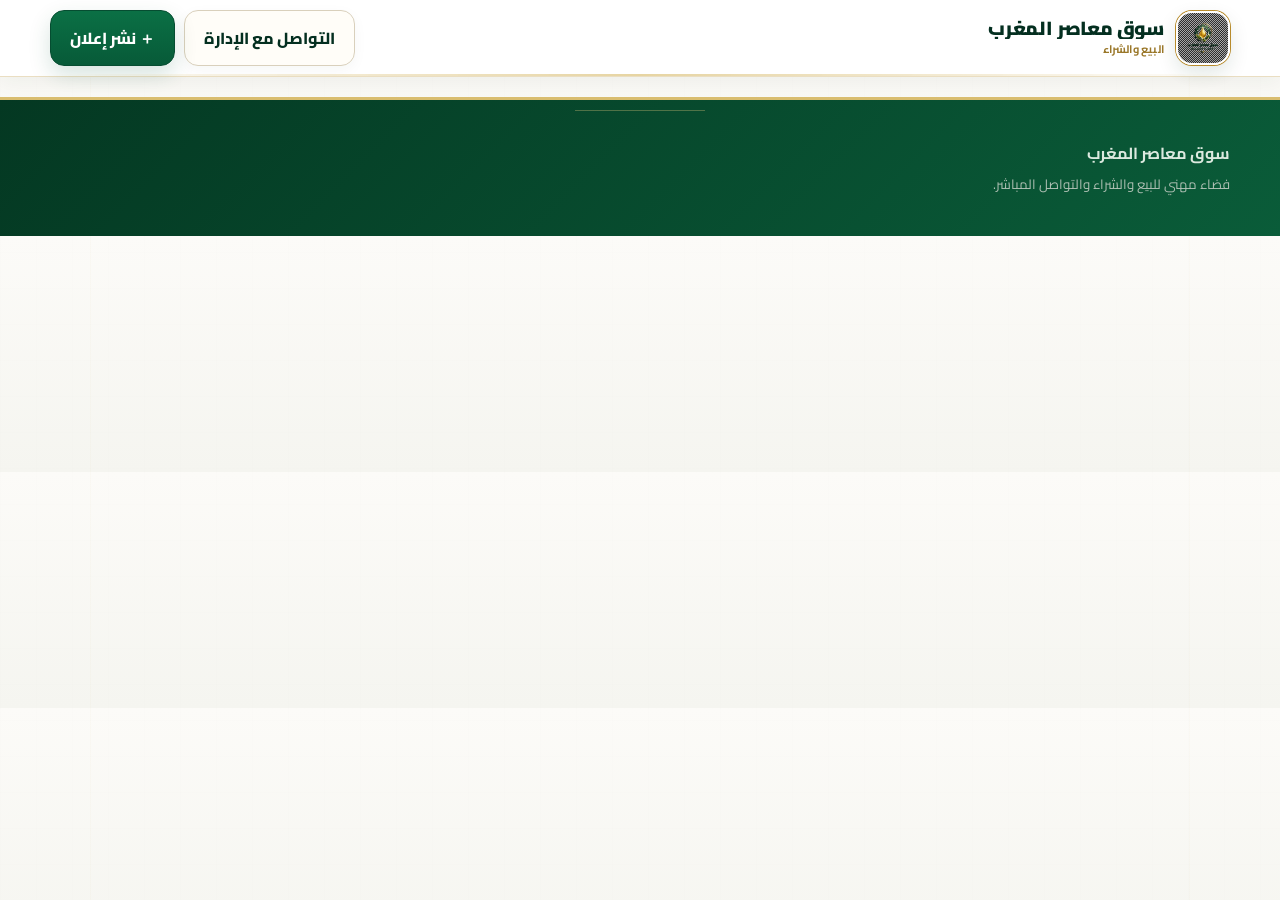
<file: listing.html>
<!doctype html><html lang="ar" dir="rtl"><head><meta charset="utf-8"><meta name="viewport" content="width=device-width,initial-scale=1"><title>تفاصيل الإعلان | سوق معاصر المغرب</title><link rel="stylesheet" href="styles.css"></head><body><header class="topbar"><div class="wrap nav"><a class="brand" href="index.html"><img src="logoSAM.png" alt=""><span><b data-i18n="market">سوق معاصر المغرب</b><small data-i18n="subtitle">البيع والشراء</small></span></a><div class="nav-actions"><a class="btn light" href="contact-admin.html">التواصل مع الإدارة</a><a class="btn primary" href="publish.html" data-i18n="publish">＋ نشر إعلان</a></div></div></header><main class="wrap" id="detail"></main><footer class="footer"><div class="wrap foot"><div><b data-i18n="market">سوق معاصر المغرب</b><br><small data-i18n="footer">فضاء مهني للبيع والشراء والتواصل المباشر.</small></div></div></footer><script src="app.js"></script><script>Souk.initDetail()</script></body></html>
</file>
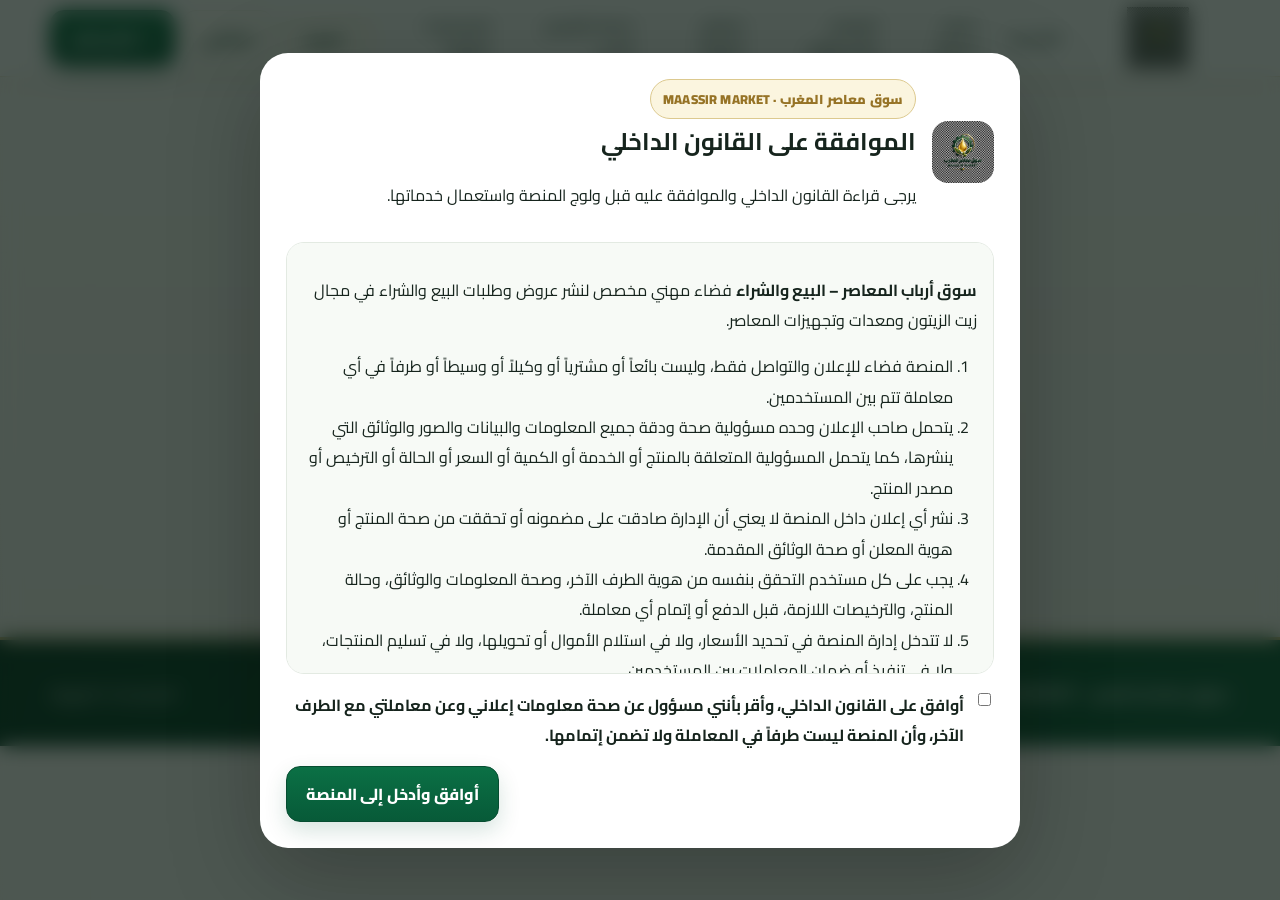
<file: news-article.html>
<!doctype html><html lang="ar" dir="rtl"><head><meta charset="utf-8"><meta name="viewport" content="width=device-width,initial-scale=1"><title>المستجد المهني | سوق معاصر المغرب</title><link rel="stylesheet" href="styles.css"></head><body data-page="news-article"><header class="topbar"><div class="wrap nav"><a class="brand" href="index.html"><img src="logoSAM.png" alt="سوق معاصر المغرب"></a></div></header><main class="wrap news-article-page"><div id="newsArticle"></div></main><footer class="footer"><div class="wrap foot"><b>سوق معاصر المغرب · MAASSIR MARKET</b><a href="news.html">المستجدات المهنية</a></div></footer><script src="app.js"></script><script>Souk.initNewsArticle()</script></body></html>
</file>
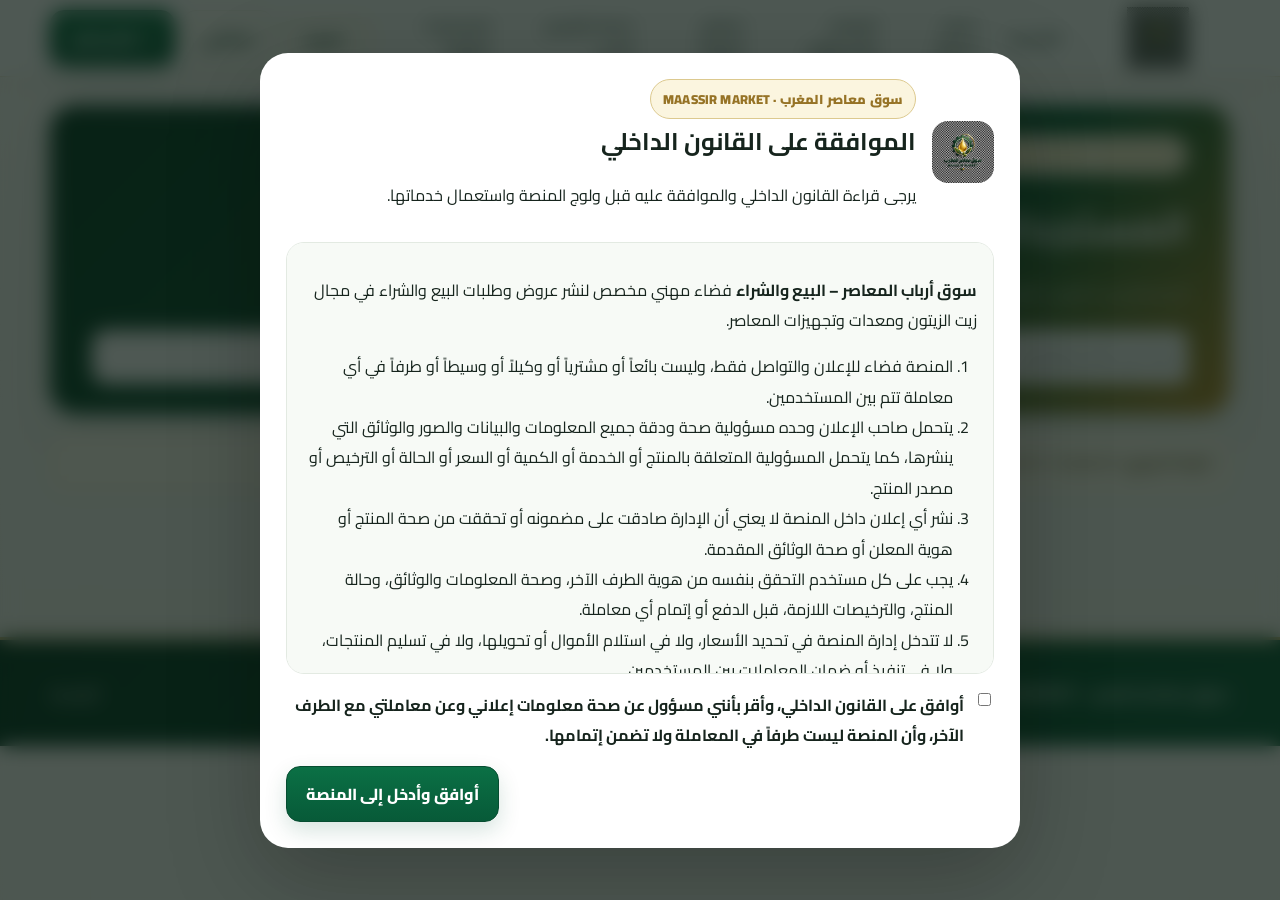
<file: news.html>
<!doctype html><html lang="ar" dir="rtl"><head><meta charset="utf-8"><meta name="viewport" content="width=device-width,initial-scale=1"><meta name="description" content="أخبار قطاع زيت الزيتون المغربي، القوانين والتشريعات ومستجدات ONSSA والأسواق."><title>المستجدات المهنية | سوق معاصر المغرب</title><link rel="stylesheet" href="styles.css"></head><body data-page="news"><header class="topbar"><div class="wrap nav"><a class="brand" href="index.html"><img src="logoSAM.png" alt="سوق معاصر المغرب"></a></div></header><main class="wrap news-page"><section class="news-hero"><span class="eyebrow">MAASSIR MARKET · KNOWLEDGE</span><h1 id="newsPageTitle">المستجدات المهنية</h1><p id="newsPageLead">أخبار قطاع زيت الزيتون، القوانين والتشريعات، مستجدات ONSSA والأسواق — مع الحرص على إرفاق المصادر والمراجع.</p><div class="news-toolbar"><input id="newsSearch" class="field" type="search" placeholder="ابحث في الأخبار والقوانين..."><select id="newsCategory" class="field"><option value="">جميع الأقسام</option></select></div></section><section class="news-disclaimer"><b>تنبيه تحريري:</b> المعلومات المنشورة للتوعية والإرشاد؛ يرجى الرجوع إلى النص القانوني أو الجهة الرسمية للتأكد من التفاصيل وآخر التعديلات.</section><section id="newsGrid" class="news-grid" aria-live="polite"></section></main><footer class="footer"><div class="wrap foot"><b>سوق معاصر المغرب · MAASSIR MARKET</b><a href="index.html">الرئيسية</a></div></footer><script src="app.js"></script><script>Souk.initNews();(function(){const l=localStorage.getItem('souk_language')||localStorage.getItem('souk_lang')||'ar';const x={ar:['المستجدات المهنية','أخبار قطاع زيت الزيتون، القوانين والتشريعات، مستجدات ONSSA والأسواق — مع الحرص على إرفاق المصادر والمراجع.','ابحث في الأخبار والقوانين...','جميع الأقسام'],fr:['Actualités professionnelles','Actualités de l’huile d’olive, lois, réglementations, ONSSA et marchés — avec références et sources.','Rechercher des actualités et des textes...','Toutes les catégories'],en:['Industry updates','Olive-oil sector news, laws, regulations, ONSSA updates and markets, with sources and references.','Search news and regulations...','All categories']}[l]||null;if(x){document.documentElement.lang=l;document.documentElement.dir=l==='ar'?'rtl':'ltr';document.getElementById('newsPageTitle').textContent=x[0];document.getElementById('newsPageLead').textContent=x[1];document.getElementById('newsSearch').placeholder=x[2];if(document.getElementById('newsCategory').options[0])document.getElementById('newsCategory').options[0].textContent=x[3]}})();</script></body></html>
</file>
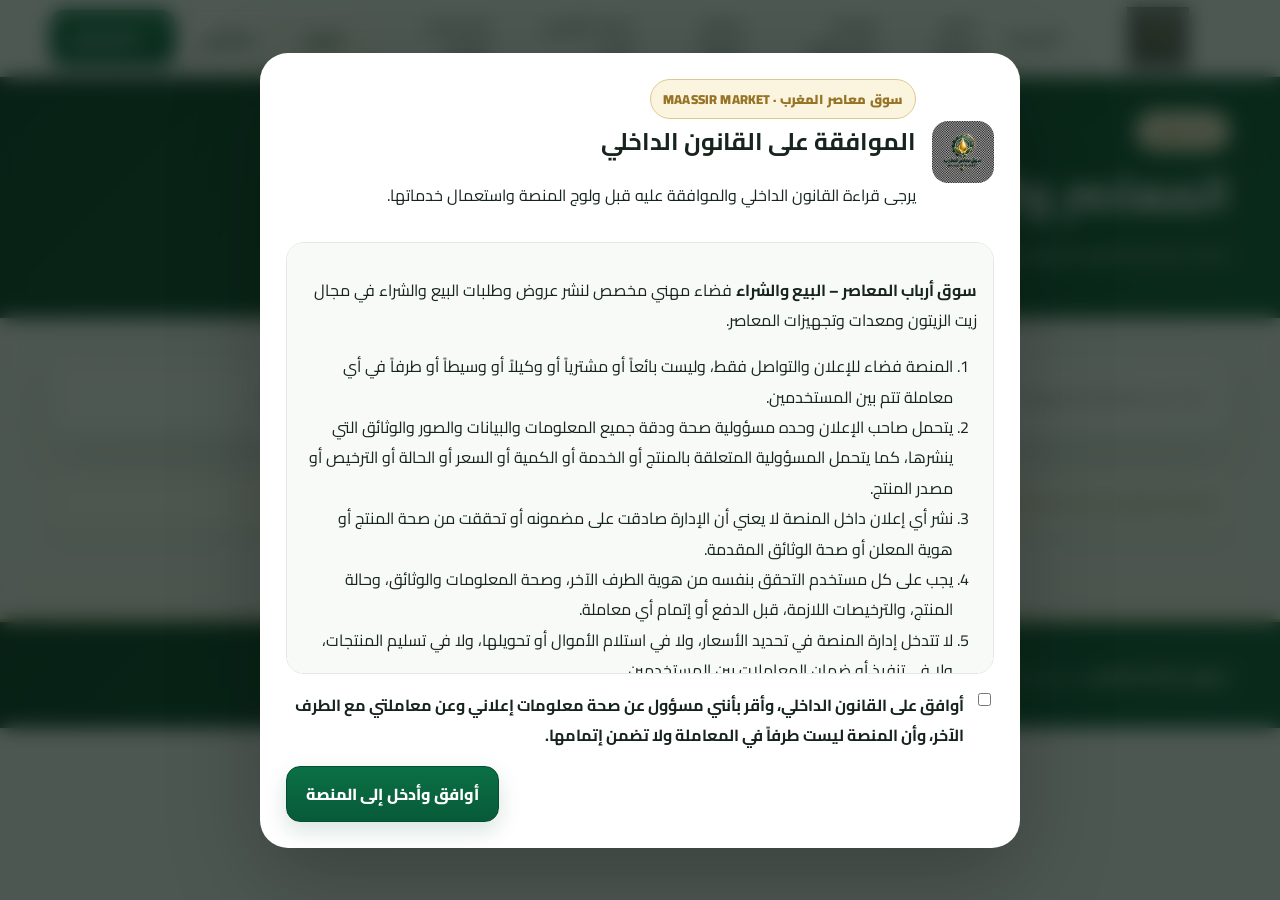
<file: oil-directory.html>
<!doctype html><html lang="ar" dir="rtl"><head><meta charset="utf-8"><meta name="viewport" content="width=device-width,initial-scale=1"><title>دليل المعاصر والمسوقين | سوق معاصر المغرب</title><link rel="stylesheet" href="styles.css"></head><body><header class="topbar"><div class="wrap nav"><a class="brand brand-logo-only" href="index.html"><img src="logoSAM.png" alt="سوق معاصر المغرب — MAASSIR MARKET"></a><nav class="navlinks"></nav><a class="btn light" href="account.html">حسابي</a><a class="btn primary" href="publish.html">＋ نشر إعلان</a></div></header><section class="directory-hero"><div class="wrap"><span class="eyebrow">دليل مهني</span><h1>المعاصر والمسوقون وأسعار زيت الزيتون</h1><p>صفحة متخصصة تعرض المهنيين الذين اختاروا إظهار نشاطهم، مع نوعية الزيت وسعر البيع وتاريخ آخر تحديث.</p></div></section><main class="wrap directory-shell"><div class="directory-toolbar"><input id="directorySearch" class="field" placeholder="ابحث عن معصرة أو مسوق أو مدينة..."><select id="directoryQuality" class="field"><option value="الكل">كل النوعيات</option><option value="بكر ممتاز">زيت بكر ممتاز</option><option value="بكر عادي">زيت بكر عادي</option></select><select id="directoryRegion" class="field"><option value="الكل">كل الجهات</option></select></div><div id="directoryGrid" class="directory-grid"></div><div class="notice" style="margin-top:18px">الأسعار المنشورة في صفحات المستخدمين هي أسعار بيع يحددها أصحابها، وليست مؤشرات السوق العالمية. يتحمل كل معلن مسؤولية تحديث السعر وصحة المعلومات.</div></main><footer class="footer"><div class="wrap foot"><div><b>سوق معاصر المغرب</b><small>دليل مهني للمعاصر والمسوقين.</small></div></div></footer><script src="app.js"></script><script>Souk.initDirectory()</script></body></html>
</file>
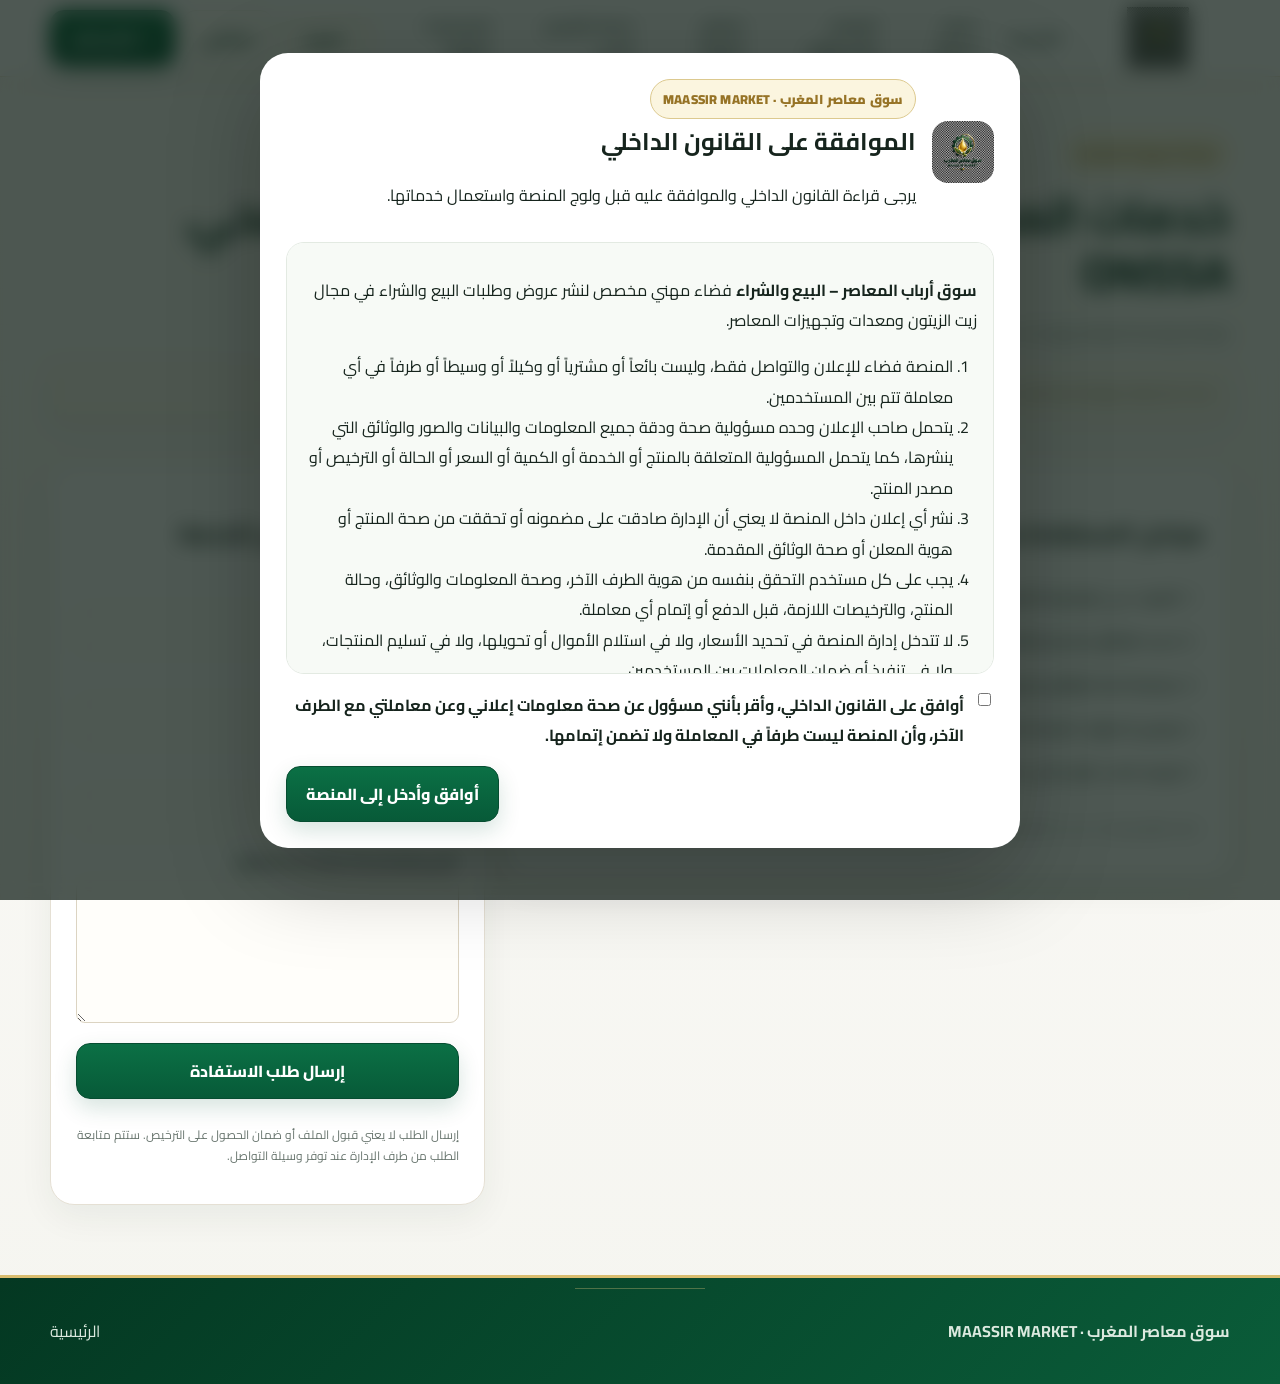
<file: onssa-services.html>
<!doctype html><html lang="ar" dir="rtl"><head><meta charset="utf-8"><meta name="viewport" content="width=device-width,initial-scale=1"><title>خدمات الترخيص الصحي ONSSA | MAASSIR MARKET</title><link rel="stylesheet" href="styles.css"></head><body><header class="topbar"><div class="wrap nav"><a class="brand" href="index.html"><img src="logoSAM.png" alt="MAASSIR MARKET"></a><nav class="navlinks"></nav><a class="btn light" href="index.html">الرئيسية</a><a class="btn primary" href="contact-admin.html">التواصل مع الإدارة</a></div></header><main class="wrap section onssa-service-page"><section class="account-hero"><span class="eyebrow">مواكبة مهنية للمعاصر</span><h1 data-i18n="servicesTitle">خدمات المساعدة في الحصول على الترخيص الصحي ONSSA</h1><p data-i18n="servicesLead">مواكبة إرشادية للمعاصر ووحدات إنتاج زيت الزيتون في إعداد الملف الإداري والتقني وفهم مراحل طلب الترخيص الصحي.</p><div class="notice" data-i18n="servicesNotice">هذه خدمة إرشاد ومواكبة، ولا تمثل ضماناً للحصول على الترخيص ولا تحل محل قرارات ONSSA أو السلطات المختصة.</div></section><section class="account-grid"><article class="account-card"><h2 data-i18n="servicesSteps">مراحل الاستفادة من الخدمة</h2><ol class="service-steps"><li>التعرف على الوضعية القانونية والإدارية للوحدة.</li><li>تحديد الوثائق الإدارية والتقنية المناسبة لطبيعة النشاط.</li><li>مراجعة لائحة الوثائق وتجهيز الملف قبل إيداعه لدى المصلحة المختصة.</li><li>توضيح الخطوات العامة المتعلقة بالزيارة أو استكمال الوثائق عند طلبها.</li><li>توجيه صاحب الوحدة إلى الجهات الرسمية المختصة عند الحاجة.</li></ol><p class="upload-note">تختلف الوثائق والإجراءات بحسب حالة الوحدة والنشاط. القرار النهائي بشأن الترخيص يعود إلى ONSSA والسلطات المختصة.</p></article><article class="account-card"><h2 data-i18n="servicesContact">طلب الاستفادة من الخدمة</h2><form id="onssaServiceForm" class="account-form"><label><span data-i18n="servicesName">الاسم أو اسم الوحدة</span><input class="field" name="name" required></label><label><span data-i18n="servicesPhone">رقم الهاتف</span><input class="field" name="phone" required inputmode="tel"></label><label><span data-i18n="servicesCity">المدينة / الجماعة</span><input class="field" name="city" required></label><label><span data-i18n="servicesMessage">اشرح وضعية وحدتك والخدمة المطلوبة</span><textarea class="field" name="message" rows="5" required></textarea></label><button class="btn primary" type="submit" data-i18n="servicesSubmit">إرسال طلب الاستفادة</button><p class="form-note">إرسال الطلب لا يعني قبول الملف أو ضمان الحصول على الترخيص. ستتم متابعة الطلب من طرف الإدارة عند توفر وسيلة التواصل.</p></form></article></section></main><footer class="footer"><div class="wrap foot"><b>سوق معاصر المغرب · MAASSIR MARKET</b><a href="index.html">الرئيسية</a></div></footer><script src="app.js"></script><script>
(function(){if(window.Souk){Souk.applyI18n();}document.getElementById('onssaServiceForm').addEventListener('submit',function(e){e.preventDefault();const f=e.currentTarget;const x=Object.fromEntries(new FormData(f).entries());let a=[];try{a=JSON.parse(localStorage.getItem('souk_admin_requests_v1')||'[]')}catch{}a.unshift({id:'onssa_'+Date.now(),type:'onssa_services',subject:'طلب خدمة المساعدة في الترخيص الصحي ONSSA',name:x.name,phone:x.phone,city:x.city,message:x.message,createdAt:new Date().toISOString(),read:false});localStorage.setItem('souk_admin_requests_v1',JSON.stringify(a));alert(document.documentElement.lang==='fr'?'Votre demande a été enregistrée sur cet appareil.':document.documentElement.lang==='en'?'Your request has been saved on this device.':'تم حفظ طلبك على هذا الجهاز.');f.reset()})})();
</script><style>.onssa-service-page{padding-top:30px;padding-bottom:50px}.onssa-service-page .account-hero{margin-bottom:22px}.service-steps{line-height:2.1;padding-inline-start:25px}.service-steps li{padding:5px 0}.onssa-service-page .notice{margin-top:18px}.onssa-service-page .account-grid{align-items:start}@media(max-width:760px){.onssa-service-page .account-grid{grid-template-columns:1fr}.onssa-service-page .account-hero h1{font-size:1.7rem}}</style></body></html>
</file>
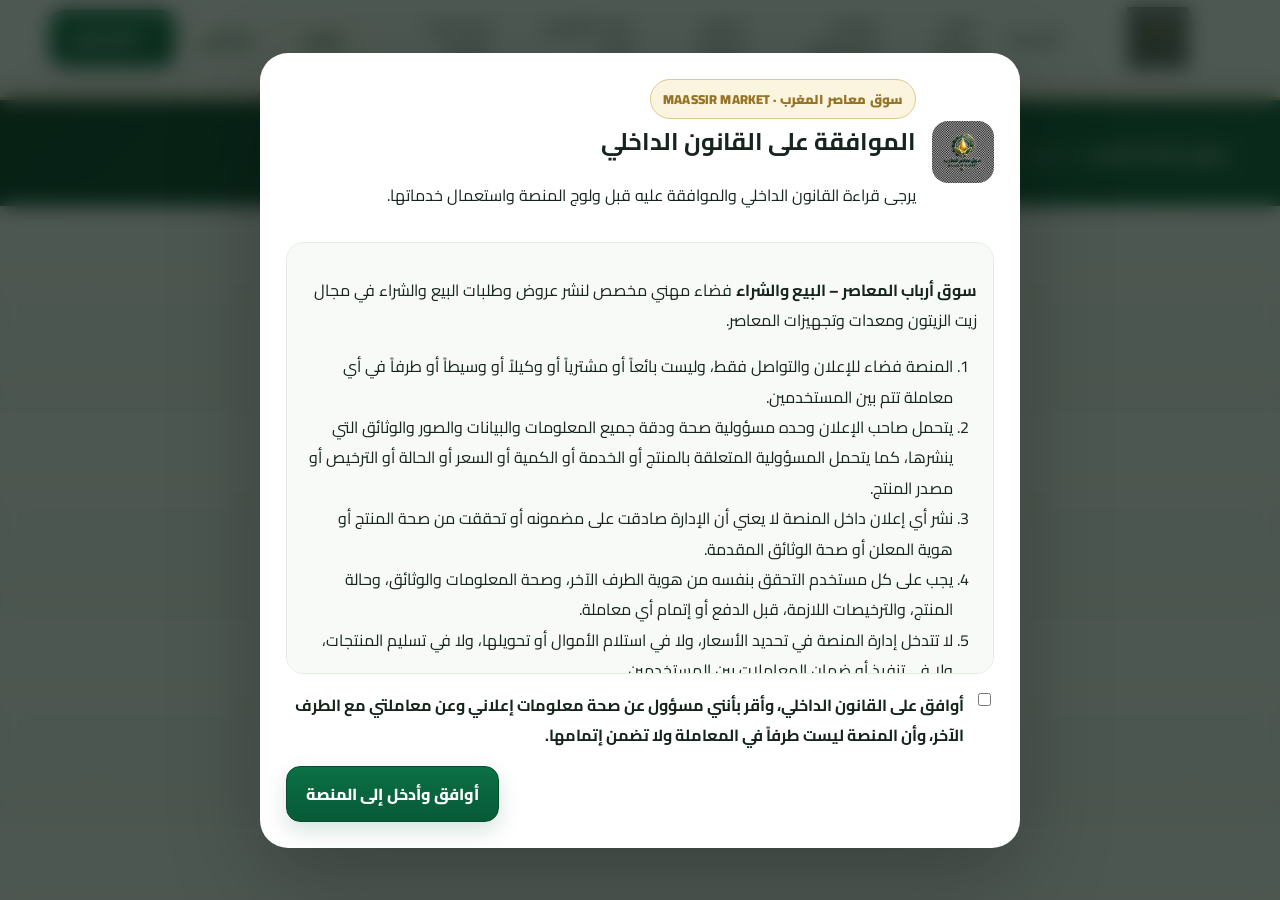
<file: professional.html>
<!doctype html><html lang="ar" dir="rtl"><head><meta charset="utf-8"><meta name="viewport" content="width=device-width,initial-scale=1"><title>الملف المهني | سوق معاصر المغرب</title><link rel="stylesheet" href="styles.css"></head><body><header class="topbar"><div class="wrap nav"><a class="brand" href="index.html"><img src="logoSAM.png" alt=""><span><b>سوق معاصر المغرب</b><small>الملف المهني</small></span></a><div class="nav-actions"><a class="btn light" href="profile.html">ملفي المهني</a><a class="btn primary" href="publish.html">＋ نشر إعلان</a></div></div></header><main class="wrap" id="professional"></main><footer class="footer"><div class="wrap foot"><div><b>سوق معاصر المغرب</b><small>فضاء مهني متخصص.</small></div></div></footer><script src="app.js"></script><script>Souk.initProfessional()</script></body></html>
</file>
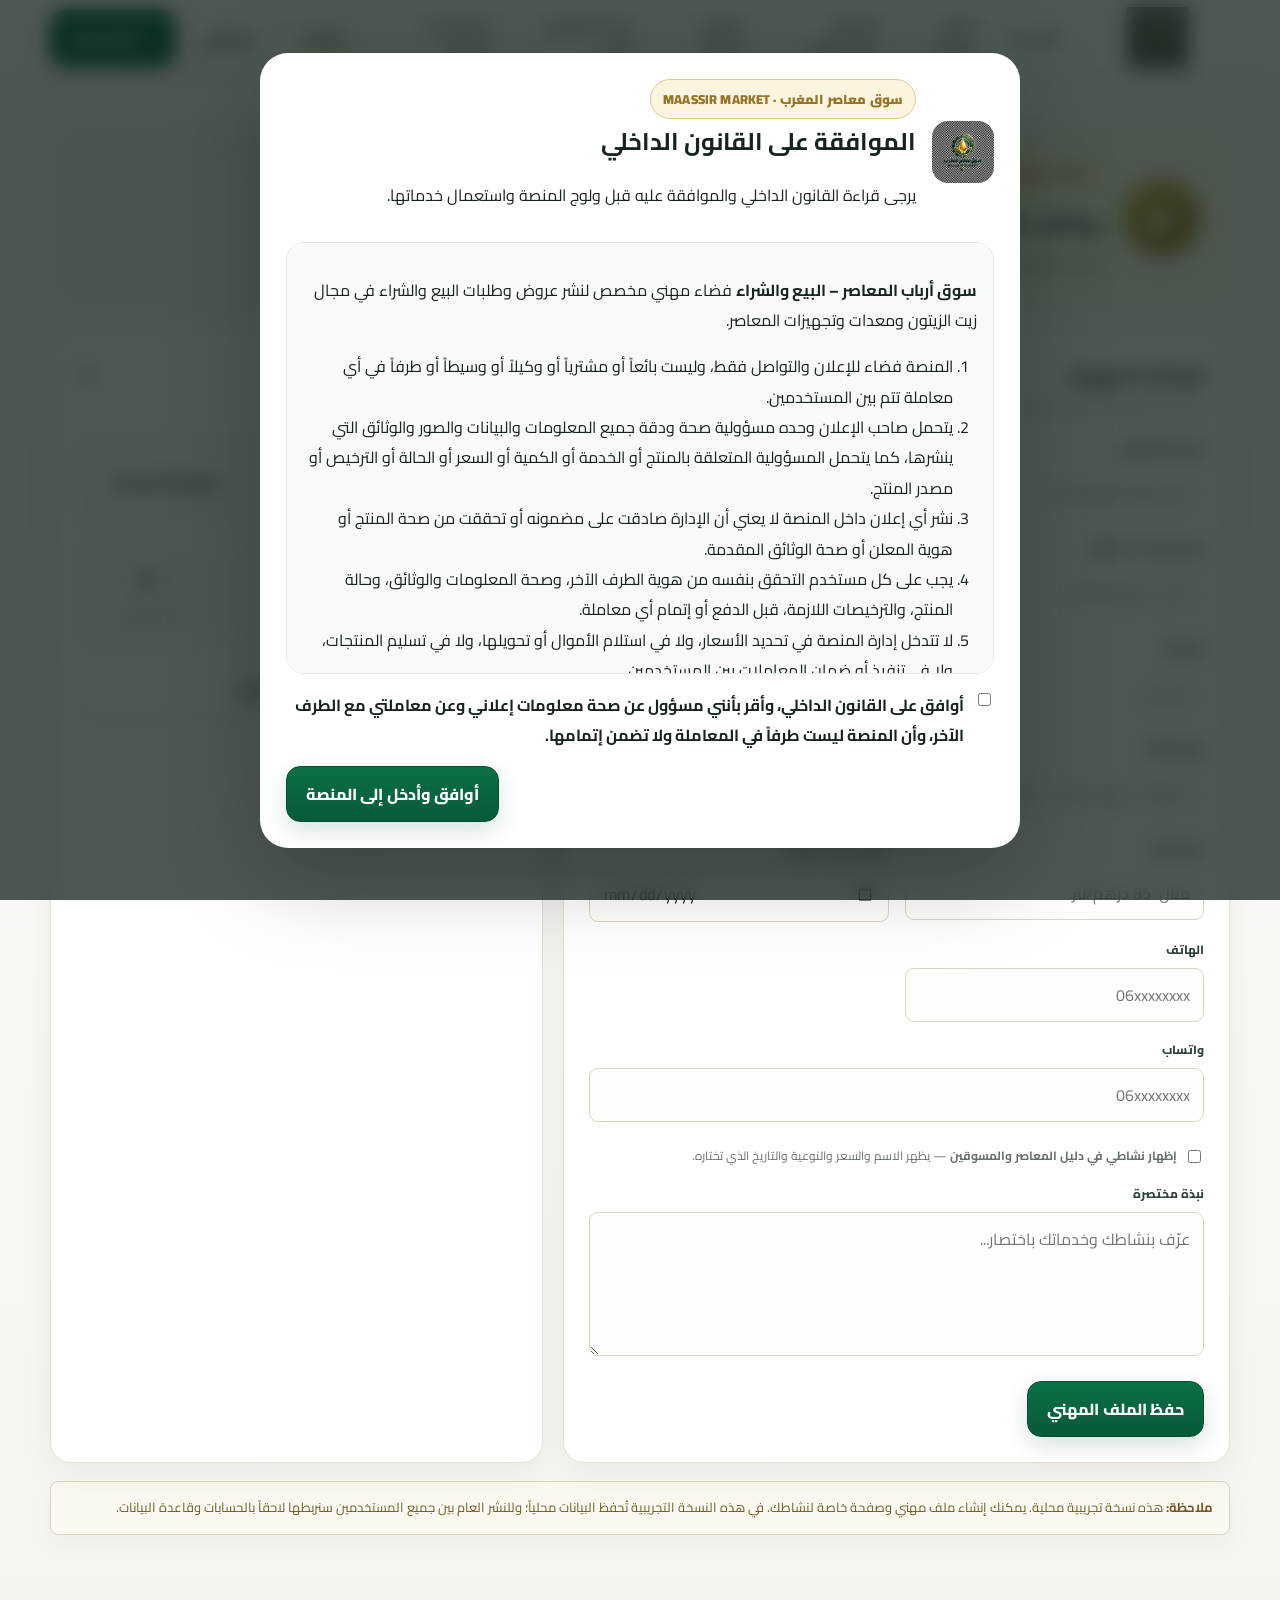
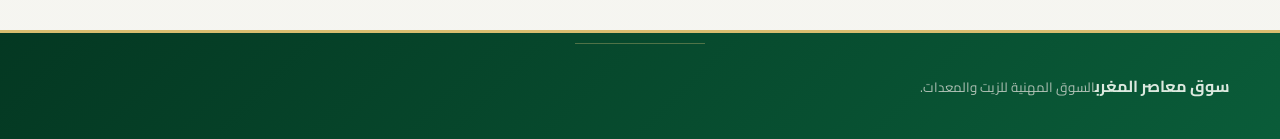
<file: profile.html>
<!doctype html><html lang="ar" dir="rtl"><head><meta charset="utf-8"><meta name="viewport" content="width=device-width,initial-scale=1"><title>ملفي المهني | سوق معاصر المغرب</title><link rel="stylesheet" href="styles.css"></head><body><header class="topbar"><div class="wrap nav"><a class="brand" href="index.html"><img src="logoSAM.png" alt=""><span><b>سوق معاصر المغرب</b><small>الملف المهني</small></span></a><nav class="navlinks"><a href="index.html">الرئيسية</a><a href="search.html">السوق</a><a class="active" href="profile.html">ملفي المهني</a></nav><a class="btn primary" href="publish.html">＋ نشر إعلان</a></div></header><main class="wrap profile-shell"><section class="profile-hero"><div class="profile-avatar">م</div><div><span class="eyebrow">ملفك المهني</span><h1 id="profileName">بياناتك المهنية</h1><p id="profileSummary">أنشئ ملفك ليظهر اسم نشاطك وموقعك ومعلومات التواصل عند إدارة إعلاناتك.</p></div></section><section class="profile-grid"><form id="profileForm" class="profile-card"><div class="card-heading"><div><h2>البيانات المهنية</h2><p>في النسخة التجريبية تحفظ البيانات محليًا على هذا الجهاز.</p></div><span>👤</span></div><div class="form-grid"><div><label class="label">البريد الإلكتروني</label><input class="field" type="email" name="email" placeholder="name@example.com"></div><div><label class="label">اسم المستخدم</label><input class="field" name="username" placeholder="اسم يظهر في الرابط المهني"></div><div class="full"><label class="label">اسم الوحدة / الشركة</label><input class="field" name="unit" required placeholder="مثال: معصرة الأمل"></div><div><label class="label">المدينة</label><input class="field" name="city" placeholder="مراكش"></div><div><label class="label">الجهة</label><input class="field" name="region" placeholder="مراكش آسفي"></div><div><label class="label">نوع النشاط</label><input class="field" name="activity" placeholder="معصرة / مورد معدات / تجارة زيت"></div><div><label class="label">نوع زيت الزيتون المعروض</label><select class="field" name="oilQuality"><option value="">لا أريد إظهاره</option><option value="بكر ممتاز">بكر ممتاز</option><option value="بكر عادي">بكر عادي</option></select></div><div><label class="label">سعر البيع</label><input class="field" name="oilPrice" placeholder="مثال: 85 درهم/لتر"></div><div><label class="label">تاريخ تحديث السعر</label><input class="field" type="date" name="oilPriceUpdated"></div><div><label class="label">الهاتف</label><input class="field" name="phone" placeholder="06xxxxxxxx"></div><div class="full"><label class="label">واتساب</label><input class="field" name="whatsapp" placeholder="06xxxxxxxx"></div><div class="full"><label class="privacy-check"><input type="checkbox" name="showInDirectory" value="1"> <span><b>إظهار نشاطي في دليل المعاصر والمسوقين</b> — يظهر الاسم والسعر والنوعية والتاريخ الذي تختاره.</span></label></div><div class="full"><label class="label">نبذة مختصرة</label><textarea class="field" name="bio" rows="4" placeholder="عرّف بنشاطك وخدماتك باختصار..."></textarea></div><div class="full"><button class="btn primary" type="submit">حفظ الملف المهني</button></div></div></form><aside class="profile-card profile-side"><div class="card-heading"><div><h2>نشاطي في السوق</h2><p>الإعلانات المنشورة من هذا الجهاز.</p></div><span>📊</span></div><div class="profile-public"><div><b>صفحتك المهنية</b><small id="publicProfileUrl">ستظهر بعد إنشاء ملفك</small></div><a id="publicProfileBtn" class="btn light" href="#">معاينة الصفحة</a></div><div class="mini-stats"><div><b id="profileAds">0</b><small>إعلانات</small></div><div><b id="profileSales">0</b><small>عروض بيع</small></div><div><b id="profileBuys">0</b><small>طلبات شراء</small></div></div><a class="btn light full-btn" href="publish.html">＋ نشر إعلان جديد</a><div id="profileList" class="profile-list"></div></aside></section><div class="notice profile-notice"><b>ملاحظة:</b> هذه نسخة تجريبية محلية. يمكنك إنشاء ملف مهني وصفحة خاصة لنشاطك. في هذه النسخة التجريبية تُحفظ البيانات محلياً؛ وللنشر العام بين جميع المستخدمين سنربطها لاحقاً بالحسابات وقاعدة البيانات.</div></main><footer class="footer"><div class="wrap foot"><div><b>سوق معاصر المغرب</b><small>السوق المهنية للزيت والمعدات.</small></div></div></footer><script src="app.js"></script><script>Souk.initProfile()</script></body></html>
</file>
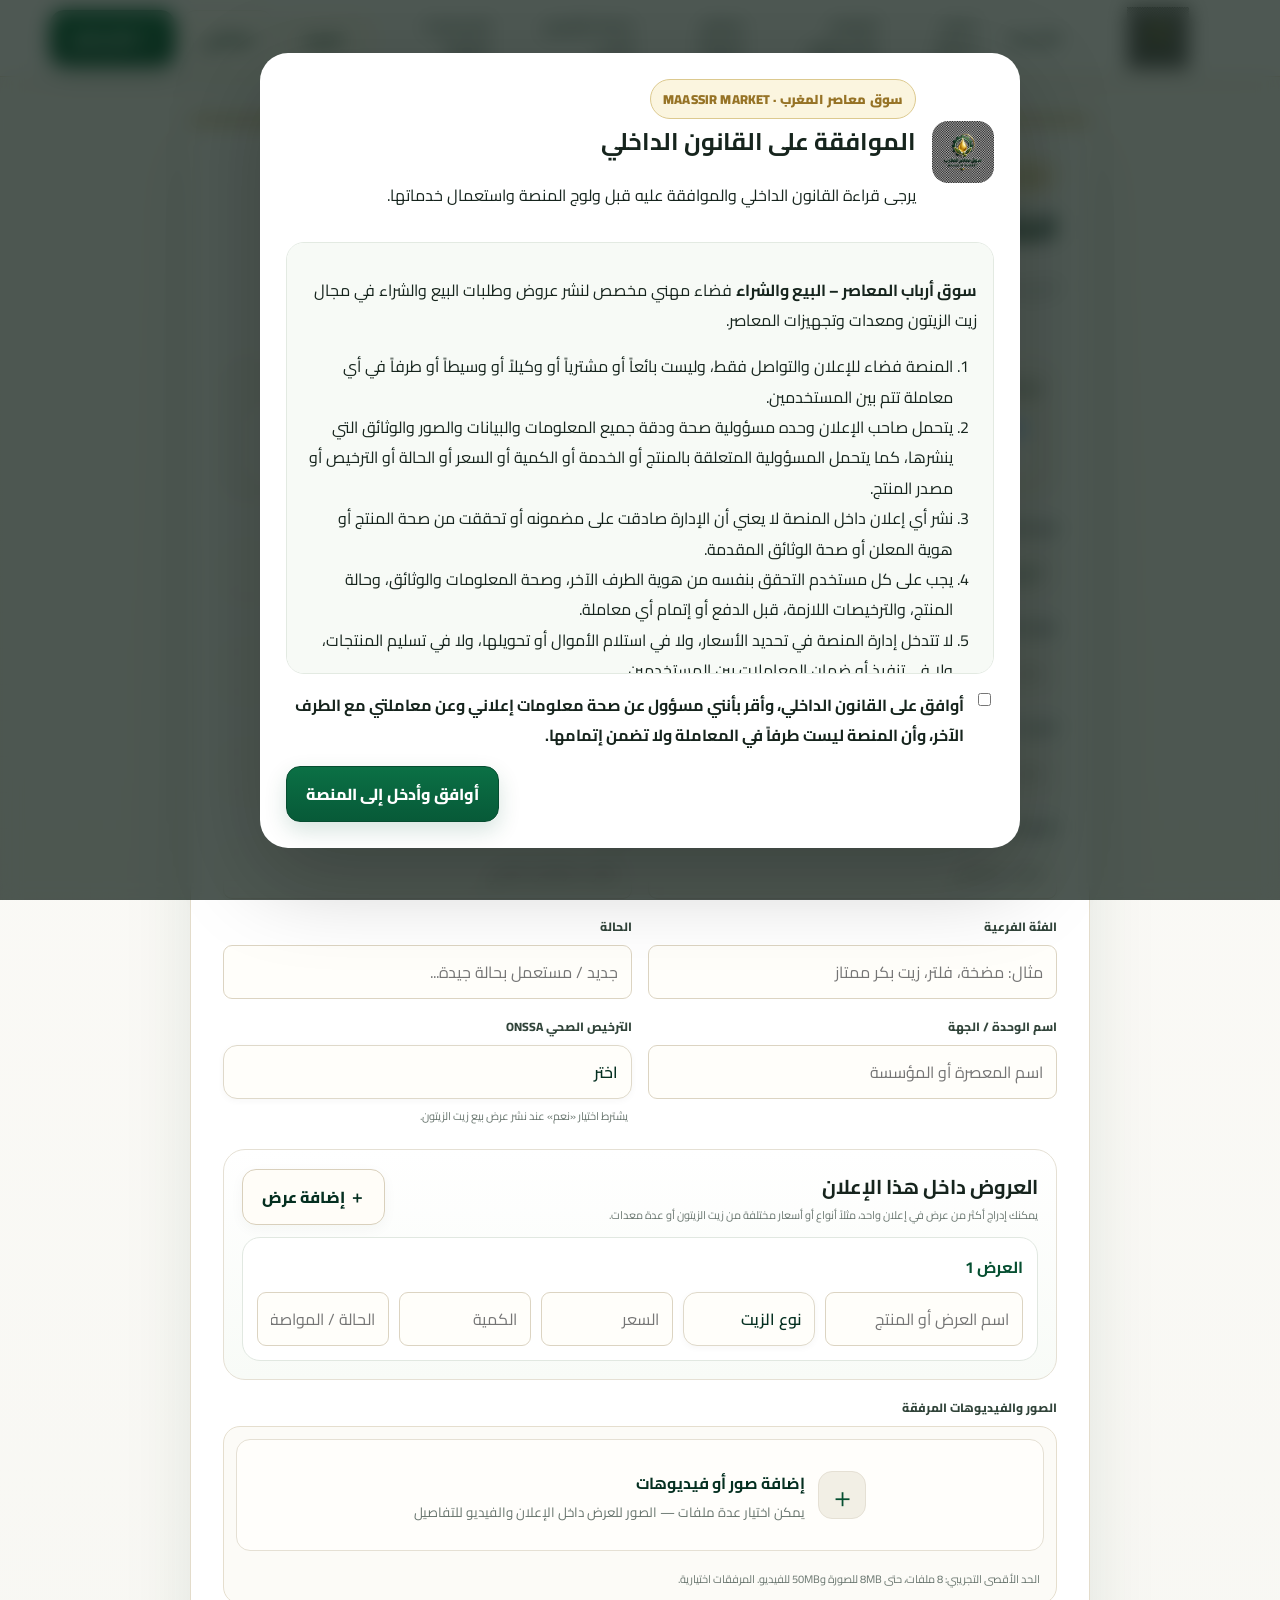
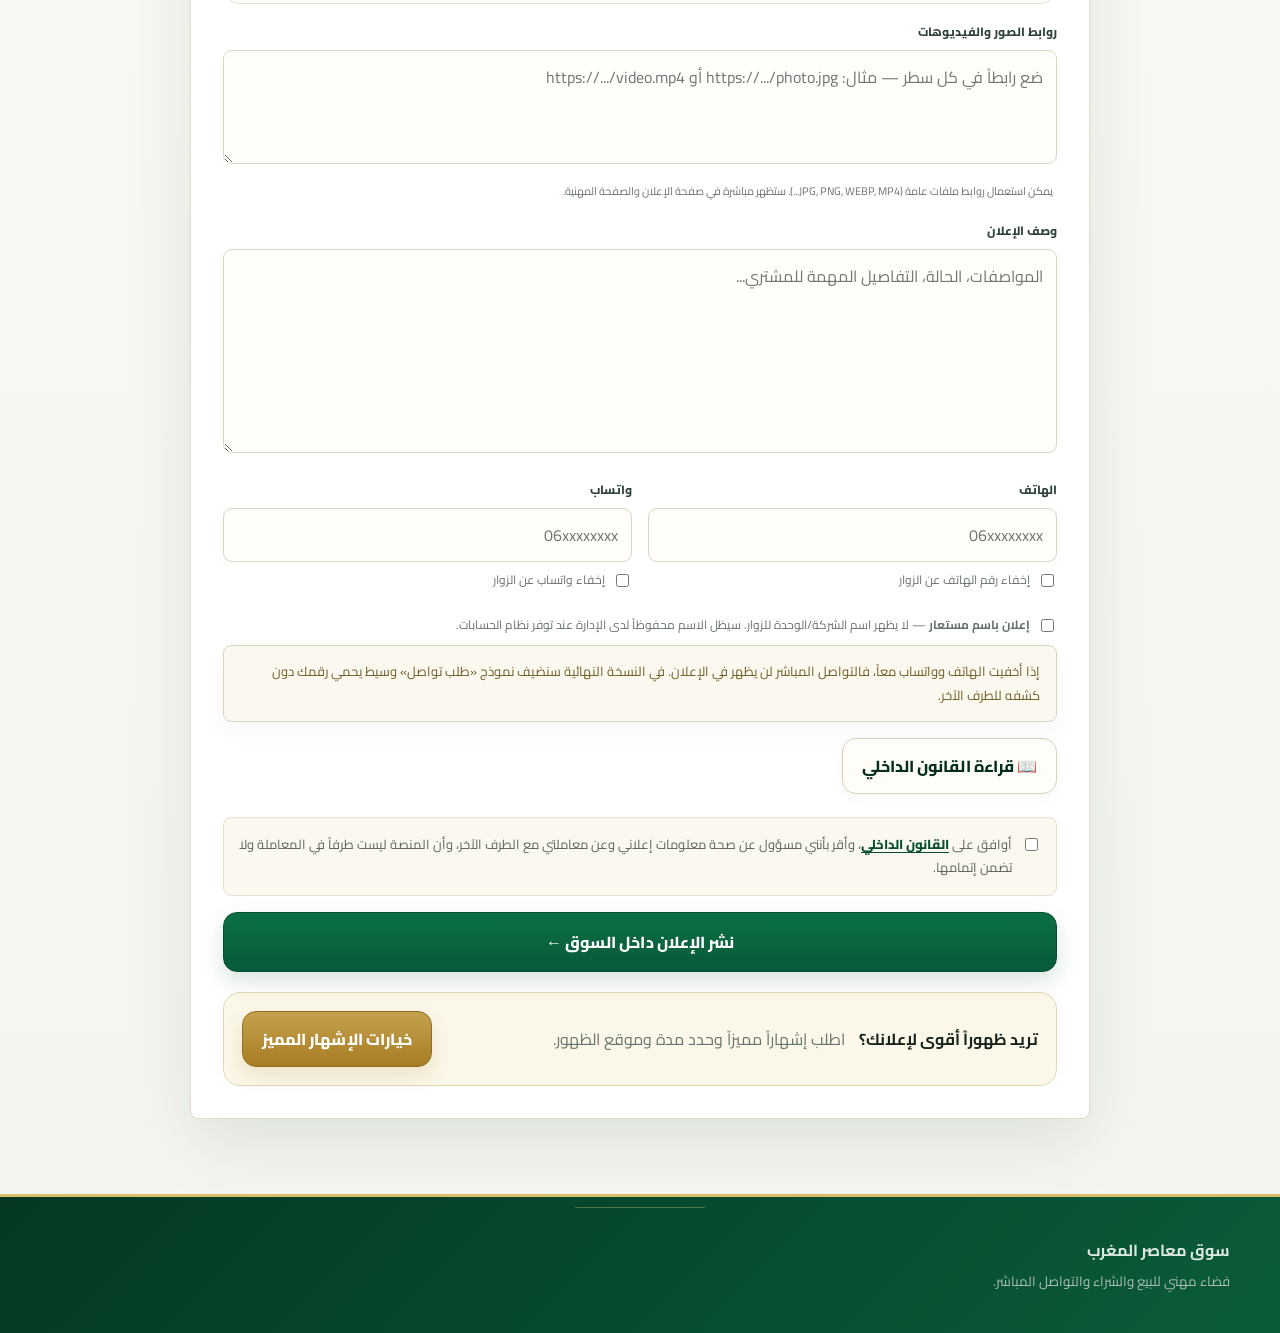
<file: publish.html>
<!doctype html><html lang="ar" dir="rtl"><head><meta charset="utf-8"><meta name="viewport" content="width=device-width,initial-scale=1"><title>نشر إعلان | سوق معاصر المغرب</title><link rel="stylesheet" href="styles.css"></head><body><header class="topbar"><div class="wrap nav"><a class="brand" href="index.html"><img src="logoSAM.png" alt=""><span><b data-i18n="market">سوق معاصر المغرب</b><small data-i18n="subtitle">البيع والشراء</small></span></a><div class="nav-actions"><a class="btn light" href="contact-admin.html">التواصل مع الإدارة</a><a class="btn light" href="search.html" data-i18n="browseMarket">تصفح السوق</a></div></div></header><main class="wrap form-shell"><div class="form-card"><div class="form-title"><span class="eyebrow" data-i18n="newAd">إعلان جديد</span><h1 data-i18n="publishTitle">انشر عرضك أو طلبك</h1><p data-i18n="publishDesc">أدخل المعلومات الأساسية ليظهر إعلانك داخل السوق. في النسخة التجريبية تُحفظ البيانات على هذا الجهاز فقط.</p></div><form id="publishForm"><div class="form-grid"><div class="full publish-plan"><label class="label">نوع النشر</label><div class="plan-options"><label class="plan-option"><input type="radio" name="publishPlan" value="free" checked><span><b>مجاني</b><small>يظهر في النتائج العادية بعد النشر.</small></span></label><label class="plan-option premium"><input type="radio" name="publishPlan" value="premium"><span><b>مميز ومدفوع</b><small>يظهر في موضع مميز بعد تأكيد الطلب والأداء من الإدارة.</small></span></label></div></div><div><label class="label" data-i18n="adType">نوع الإعلان</label><select class="field" name="kind"><option value="بيع" data-i18n="offerSale">أعرض للبيع</option><option value="شراء" data-i18n="offerBuy">أبحث عن شراء</option></select></div><div><label class="label" data-i18n="section">القسم</label><select class="field" name="category"><option value="زيت الزيتون" data-i18n="oil">🫒 زيت الزيتون</option><option value="المعدات والتجهيزات" data-i18n="equipment">⚙️ المعدات والتجهيزات</option></select></div><div class="full"><label class="label" data-i18n="adTitle">عنوان الإعلان</label><input class="field" required name="title" data-i18n-placeholder="oilTitlePh" placeholder="مثال: زيت زيتون بكر ممتاز – موسم 2026"></div><div><label class="label" data-i18n="priceBudget">السعر / الميزانية</label><input class="field" name="price" data-i18n-placeholder="pricePh" placeholder="مثال: 85 درهم/لتر"></div><div><label class="label" data-i18n="quantity">الكمية</label><input class="field" name="quantity" data-i18n-placeholder="qtyPh" placeholder="مثال: 500 لتر"></div><div><label class="label" data-i18n="location">المدينة / الموقع</label><input class="field" required name="location" data-i18n-placeholder="cityPh" placeholder="مثال: مراكش"></div><div><label class="label">الجهة</label><input class="field" name="region" placeholder="مثال: مراكش آسفي"></div><div><label class="label">الفئة الفرعية</label><input class="field" name="subcategory" placeholder="مثال: مضخة، فلتر، زيت بكر ممتاز"></div><div><label class="label" data-i18n="condition">الحالة</label><input class="field" name="condition" data-i18n-placeholder="newCondition" placeholder="جديد / مستعمل بحالة جيدة..."></div><div><label class="label" id="unitLabel" data-i18n="unitName">اسم الوحدة / الجهة</label><input class="field" name="unit" data-i18n-placeholder="unitPh" placeholder="اسم المعصرة أو المؤسسة"></div><div id="onssaWrap"><label class="label" data-i18n="onssa">هل لديك الترخيص الصحي ONSSA؟</label><select class="field" name="onssa"><option value="" selected>اختر</option><option value="نعم">نعم، حاصل على الترخيص</option><option value="لا">لا</option></select><small class="upload-note">يشترط اختيار «نعم» عند نشر عرض بيع زيت الزيتون.</small></div><div class="full offers-section"><div class="card-heading"><div><h2 style="margin:0">العروض داخل هذا الإعلان</h2><p>يمكنك إدراج أكثر من عرض في إعلان واحد، مثلاً أنواع أو أسعار مختلفة من زيت الزيتون أو عدة معدات.</p></div><button class="btn light" type="button" id="addOfferBtn">＋ إضافة عرض</button></div><div id="offersBuilder" class="offers-builder"></div><input type="hidden" name="offersJson" id="offersJson"></div><div class="full"><label class="label" data-i18n="media">الصور والفيديوهات المرفقة</label><div class="upload-box" id="uploadBox"><input id="mediaInput" class="media-input" type="file" name="media" accept="image/*,video/*" multiple><label class="upload-trigger" for="mediaInput"><span class="upload-icon">＋</span><span><b data-i18n="addMedia">إضافة صور أو فيديوهات</b><small data-i18n="mediaHelp">يمكن اختيار عدة ملفات — الصور للعرض داخل الإعلان والفيديو للتفاصيل</small></span></label><div id="mediaPreview" class="media-preview"></div><div class="upload-note" data-i18n="mediaNote">الحد الأقصى التجريبي: 8 ملفات، حتى 8MB للصورة و50MB للفيديو. المرفقات اختيارية.</div></div></div><div class="full"><label class="label">روابط الصور والفيديوهات</label><textarea class="field" name="mediaLinks" rows="3" placeholder="ضع رابطاً في كل سطر — مثال: https://.../photo.jpg أو https://.../video.mp4"></textarea><div class="upload-note">يمكن استعمال روابط ملفات عامة (JPG, PNG, WEBP, MP4...). ستظهر مباشرة في صفحة الإعلان والصفحة المهنية.</div></div><div class="full"><label class="label" data-i18n="description">وصف الإعلان</label><textarea class="field" name="description" rows="6" data-i18n-placeholder="descriptionPh" placeholder="المواصفات، الحالة، التفاصيل المهمة للمشتري..."></textarea></div><div><label class="label" data-i18n="phone">الهاتف</label><input class="field" name="phone" data-i18n-placeholder="phonePh" placeholder="06xxxxxxxx"><label class="privacy-check"><input type="checkbox" name="hidePhone" value="1"> <span>إخفاء رقم الهاتف عن الزوار</span></label></div><div><label class="label" data-i18n="whatsapp">واتساب</label><input class="field" name="whatsapp" data-i18n-placeholder="phonePh" placeholder="06xxxxxxxx"><label class="privacy-check"><input type="checkbox" name="hideWhatsapp" value="1"> <span>إخفاء واتساب عن الزوار</span></label></div><div class="full"><label class="privacy-check"><input type="checkbox" name="hideIdentity" value="1"> <span><b>إعلان باسم مستعار</b> — لا يظهر اسم الشركة/الوحدة للزوار. سيظل الاسم محفوظاً لدى الإدارة عند توفر نظام الحسابات.</span></label><div class="notice privacy-note">إذا أخفيت الهاتف وواتساب معاً، فالتواصل المباشر لن يظهر في الإعلان. في النسخة النهائية سنضيف نموذج «طلب تواصل» وسيط يحمي رقمك دون كشفه للطرف الآخر.</div></div><div class="full"><button type="button" class="btn light" id="readLawBtn" style="margin-bottom:8px">📖 قراءة القانون الداخلي</button><label class="agree"><input required type="checkbox" name="agree"><span data-i18n="agree">أوافق على القانون الداخلي، وأقر بأنني مسؤول عن صحة معلومات إعلاني وعن معاملتي مع الطرف الآخر، وأن المنصة ليست طرفاً في المعاملة ولا تضمن إتمامها.</span></label></div><div class="full"><button class="btn primary" type="submit" style="width:100%;padding:14px" data-i18n="submit">نشر الإعلان داخل السوق ←</button></div></div></form><div class="publish-upgrade"><b>تريد ظهوراً أقوى لإعلانك؟</b><span>اطلب إشهاراً مميزاً وحدد مدة وموقع الظهور.</span><a class="btn gold" href="advertise.html">خيارات الإشهار المميز</a></div></div></main><div class="modal" id="lawModal"><div class="modal-back" data-close-law></div><div class="modal-box law"><button class="modal-close" data-close-law>×</button><h2 data-i18n="lawTitle">القانون الداخلي</h2><div id="lawBody" data-i18n="lawBody"></div></div></div><footer class="footer"><div class="wrap foot"><div><b data-i18n="market">سوق معاصر المغرب</b><br><small data-i18n="footer">فضاء مهني للبيع والشراء والتواصل المباشر.</small></div></div></footer><script src="app.js"></script><script>
Souk.initPublish();
(function(){
 const form=document.getElementById('publishForm'), builder=document.getElementById('offersBuilder'), hidden=document.getElementById('offersJson'), add=document.getElementById('addOfferBtn'), cat=document.querySelector('[name="category"]'), kind=document.querySelector('[name="kind"]'), onssa=document.querySelector('[name="onssa"]'), wrap=document.getElementById('onssaWrap');
 if(!form||!builder)return;
 let offers=[];
 try{offers=JSON.parse(form.dataset.initialOffers||'[]')}catch{}
 const currentId=new URLSearchParams(location.search).get('edit');
 async function loadInitial(){
   if(currentId){try{const all=JSON.parse(localStorage.getItem('souk_professional_listings_v3')||'[]');const x=all.find(a=>a.id===currentId);if(x&&Array.isArray(x.offers))offers=x.offers}catch{}}
   if(!offers.length)offers=[{}]; render();
 }
 function sync(){hidden.value=JSON.stringify(offers)}
 function render(){
   const oil=cat?.value==='زيت الزيتون';
   builder.innerHTML=offers.map((o,i)=>`<div class="offer-row" data-i="${i}"><div class="offer-row-head"><b>العرض ${i+1}</b>${offers.length>1?`<button type="button" class="remove-offer" data-i="${i}">× حذف</button>`:''}</div><div class="offer-fields"><input class="field" data-f="title" data-i="${i}" value="${esc(o.title||'')}" placeholder="اسم العرض أو المنتج"><select class="field" data-f="quality" data-i="${i}" ${oil?'':'disabled'}><option value="">نوع الزيت</option><option ${o.quality==='بكر ممتاز'?'selected':''}>بكر ممتاز</option><option ${o.quality==='بكر عادي'?'selected':''}>بكر عادي</option></select><input class="field" data-f="price" data-i="${i}" value="${esc(o.price||'')}" placeholder="السعر"><input class="field" data-f="quantity" data-i="${i}" value="${esc(o.quantity||'')}" placeholder="الكمية"><input class="field" data-f="condition" data-i="${i}" value="${esc(o.condition||'')}" placeholder="الحالة / المواصفات"></div></div>`).join('');
   builder.querySelectorAll('[data-f]').forEach(el=>el.addEventListener('input',()=>{const i=+el.dataset.i;offers[i][el.dataset.f]=el.value;sync()}));
   builder.querySelectorAll('.remove-offer').forEach(b=>b.addEventListener('click',()=>{offers.splice(+b.dataset.i,1);if(!offers.length)offers=[{}];render();sync()}));
   sync();
 }
 function refreshLicense(){const sale=kind?.value==='بيع', oil=cat?.value==='زيت الزيتون', required=sale&&oil;wrap?.classList.toggle('hidden',!required);if(onssa){onssa.required=required;if(!required)onssa.value='غير معني';else if(onssa.value==='غير معني')onssa.value=''}}
 add?.addEventListener('click',()=>{offers.push({});render()});cat?.addEventListener('change',()=>{refreshLicense();render()});kind?.addEventListener('change',refreshLicense);
 const origSubmit=form.addEventListener;
 loadInitial();refreshLicense();
 // Inject offersJson into the data consumed by the existing publish handler.
 form.addEventListener('submit',()=>{sync();});
 window.addEventListener('storage',sync);
})();
</script></body></html>
</file>
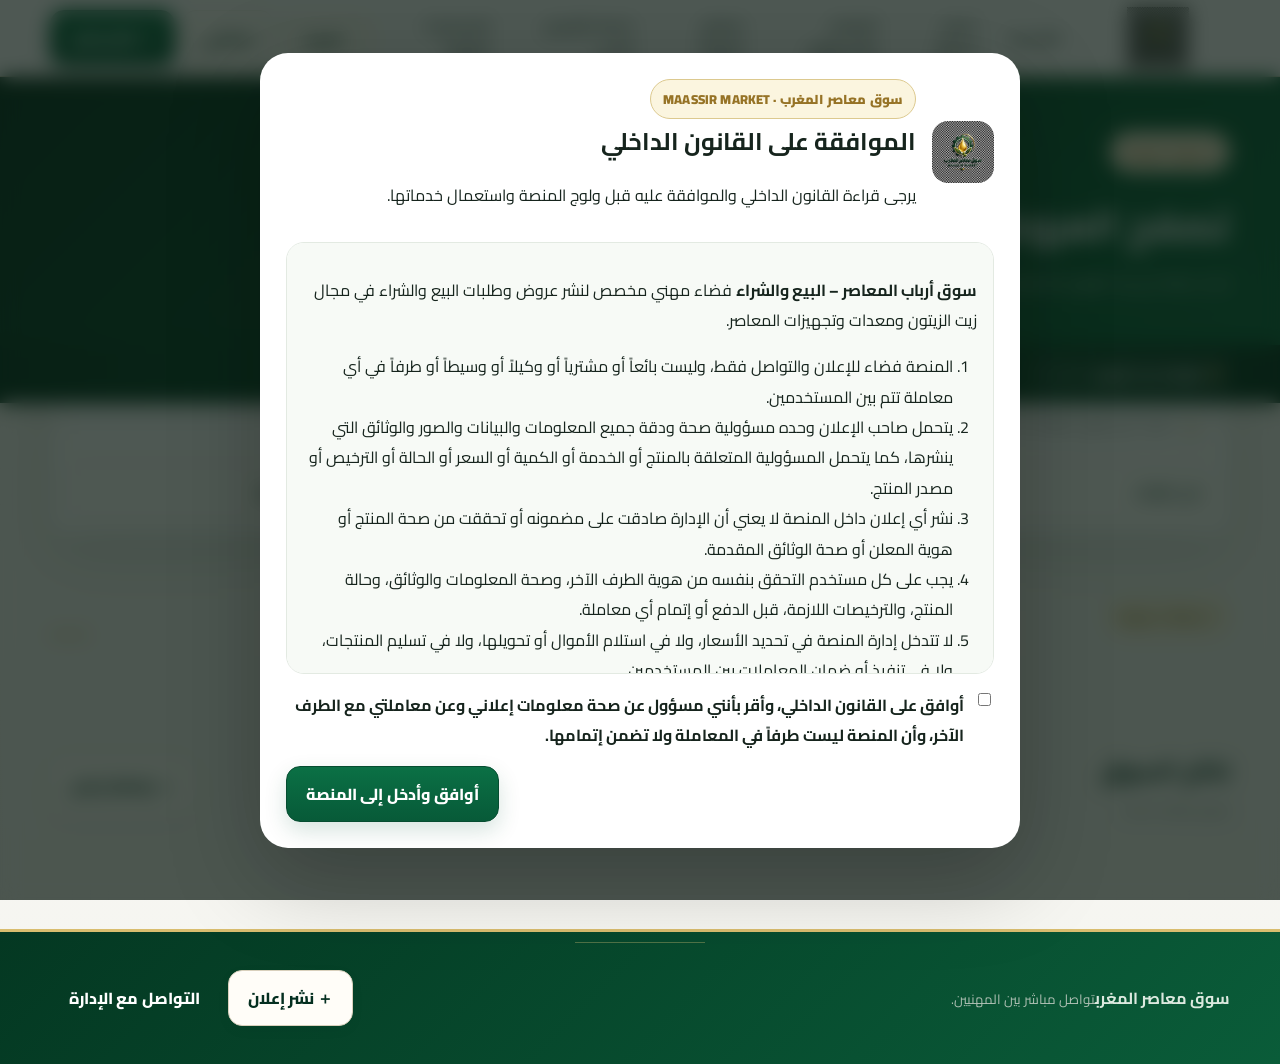
<file: search.html>
<!doctype html><html lang="ar" dir="rtl"><head><meta charset="utf-8"><meta name="viewport" content="width=device-width,initial-scale=1"><title>السوق | سوق معاصر المغرب</title><link rel="stylesheet" href="styles.css"></head><body><header class="topbar"><div class="wrap nav"><a class="brand" href="index.html"><img src="logoSAM.png" alt=""><span><b>سوق معاصر المغرب</b><small>السوق المهنية للزيت والمعدات</small></span></a><nav class="navlinks"><a href="index.html">الرئيسية</a><a class="active" href="search.html">تصفح السوق</a><a href="profile.html">ملفي المهني</a></nav><a class="btn primary" href="publish.html">＋ نشر إعلان</a></div></header><section class="market-hero"><div class="wrap"><span class="eyebrow">السوق المهنية</span><h1>تصفح العروض والطلبات</h1><p>ابحث بدقة عن زيت الزيتون أو المعدات والتجهيزات والخدمات المرتبطة بالمعاصر.</p></div></section><section class="market-ticker compact"><div class="wrap ticker-wrap"><div class="ticker-label"><span class="ticker-dot"></span><b>مؤشرات زيت الزيتون</b><small id="tickerUpdated">آخر تحديث: —</small></div><div class="ticker-track" id="priceTicker"></div></div></section><main class="wrap market-shell"><section class="search-panel"><div class="search-main"><span>⌕</span><input id="q" placeholder="ابحث عن منتج، معدة، مدينة، معصرة..."></div><div class="filter-row"><select class="field" id="cat"><option value="الكل">كل الفئات</option><option value="زيت الزيتون">🫒 زيت الزيتون</option><option value="المعدات والتجهيزات">⚙️ المعدات والتجهيزات</option></select><select class="field" id="kind"><option value="الكل">بيع وشراء</option><option value="بيع">للبيع</option><option value="شراء">طلبات الشراء</option></select><input class="field" id="locationFilter" placeholder="📍 المدينة / الجهة"><select class="field" id="sort"><option value="latest">الأحدث أولاً</option><option value="oldest">الأقدم أولاً</option></select></div></section><section class="section search-sponsored"><div class="section-head"><div><span class="eyebrow">✦ إعلانات مميزة</span></div></div><div id="sponsoredGrid" class="grid sponsored-grid"></div></section><section class="section"><div class="results-head"><div><h2>نتائج السوق</h2><span id="resultsHint">العروض والطلبات المتاحة</span></div><a class="btn light" href="publish.html">＋ إضافة إعلان</a></div><div id="grid" class="grid"></div></section></main><footer class="footer"><div class="wrap foot"><div><b>سوق معاصر المغرب</b><small>تواصل مباشر بين المهنيين.</small></div><div class="footer-actions"><a class="btn light" href="publish.html">＋ نشر إعلان</a><a class="btn footer-admin" href="contact-admin.html">التواصل مع الإدارة</a></div></div></footer><script src="app.js"></script><script>Souk.initSearch()</script></body></html>
</file>
<file: styles.css>
@import url('https://fonts.googleapis.com/css2?family=Cairo:wght@400;500;600;700;800&display=swap');
:root{--g:#07552f;--g2:#0e7040;--g3:#083d25;--gold:#b58a2a;--gold2:#d6b765;--cream:#fbfaf6;--paper:#fff;--ink:#18251e;--muted:#6d7771;--line:#e9e2d1;--soft:#f5f1e6;--danger:#a84232;--shadow:0 18px 50px rgba(13,42,27,.09)}*{box-sizing:border-box}html{scroll-behavior:smooth}body{margin:0;background:linear-gradient(180deg,#fbfaf6 0%,#f7f6f1 100%);color:var(--ink);font-family:Cairo,Arial,sans-serif}a{text-decoration:none;color:inherit}button,input,select,textarea{font:inherit}button{cursor:pointer}.wrap{width:min(1180px,calc(100% - 32px));margin:auto}.topbar{background:rgba(255,255,255,.92);border-bottom:1px solid var(--line);position:sticky;top:0;z-index:30;backdrop-filter:blur(14px)}.nav{height:78px;display:flex;align-items:center;justify-content:space-between;gap:20px}.brand{display:flex;align-items:center;gap:11px}.brand img{width:52px;height:52px;border-radius:50%;object-fit:cover;border:3px solid #fff;box-shadow:0 0 0 1px var(--gold),0 5px 14px rgba(0,0,0,.08)}.brand b{display:block;font-size:18px;color:var(--g3);line-height:1.2}.brand small{color:var(--gold);font-weight:700}.navlinks{display:flex;gap:8px;align-items:center}.navlinks a{padding:10px 14px;border-radius:12px;color:#46534c;font-weight:700}.navlinks a:hover{background:var(--soft);color:var(--g)}.btn{display:inline-flex;align-items:center;justify-content:center;gap:7px;border:0;border-radius:13px;padding:12px 18px;font-weight:800;transition:.18s;white-space:nowrap}.btn:hover{transform:translateY(-1px)}.btn.primary{background:linear-gradient(135deg,var(--g),var(--g2));color:#fff;box-shadow:0 10px 24px rgba(7,85,47,.17)}.btn.gold{background:linear-gradient(135deg,#a87917,var(--gold));color:#fff}.btn.light{background:#fff;border:1px solid var(--line);color:var(--g)}.btn.whatsapp{background:#1e9b59;color:#fff}.hero{padding:52px 0 34px;display:grid;grid-template-columns:1.15fr .85fr;gap:42px;align-items:center}.eyebrow{display:inline-flex;padding:7px 12px;border:1px solid #dcc98f;background:#fbf5df;color:#8b681d;border-radius:999px;font-weight:800;font-size:13px}.hero h1{font-size:clamp(34px,5vw,56px);line-height:1.15;margin:14px 0 15px;color:var(--g3)}.hero p{font-size:17px;line-height:1.9;color:var(--muted);max-width:680px}.hero-actions{display:flex;gap:10px;flex-wrap:wrap;margin-top:22px}.hero-art{min-height:320px;border-radius:30px;background:radial-gradient(circle at 75% 25%,#eadcae,transparent 34%),linear-gradient(145deg,#0a5430,#083c25);position:relative;overflow:hidden;box-shadow:var(--shadow)}.hero-art:before,.hero-art:after{content:"";position:absolute;border:1px solid rgba(214,183,101,.45);border-radius:50%;width:330px;height:330px;left:-90px;bottom:-120px}.hero-art:after{width:450px;height:450px;left:auto;right:-180px;top:-190px}.hero-art img{position:absolute;width:190px;height:190px;border-radius:50%;object-fit:cover;left:50%;top:50%;transform:translate(-50%,-50%);border:8px solid rgba(255,255,255,.9);box-shadow:0 18px 50px rgba(0,0,0,.25)}.searchbox{background:#fff;border:1px solid var(--line);border-radius:20px;padding:8px;display:flex;gap:8px;box-shadow:0 12px 30px rgba(13,42,27,.06);margin-top:22px}.searchbox input{border:0;outline:0;flex:1;padding:12px 14px;min-width:0;background:transparent}.searchbox select{border:0;border-right:1px solid var(--line);outline:0;padding:0 12px;color:#526058;background:#fff}.section{padding:26px 0 54px}.section-head{display:flex;align-items:end;justify-content:space-between;gap:16px;margin-bottom:18px}.section-head h2{margin:0;color:var(--g3);font-size:27px}.section-head p{margin:5px 0 0;color:var(--muted)}.cats{display:grid;grid-template-columns:repeat(2,1fr);gap:18px}.catcard{padding:26px;border:1px solid var(--line);border-radius:22px;background:#fff;box-shadow:0 10px 28px rgba(13,42,27,.05);display:flex;align-items:center;justify-content:space-between;gap:20px}.caticon{width:68px;height:68px;border-radius:20px;display:grid;place-items:center;font-size:31px;background:var(--soft);border:1px solid var(--line)}.catcard h3{margin:0 0 5px;color:var(--g3)}.catcard p{margin:0;color:var(--muted);line-height:1.7}.stats{display:grid;grid-template-columns:repeat(3,1fr);gap:14px;margin-top:25px}.stat{background:#fff;border:1px solid var(--line);border-radius:18px;padding:18px;text-align:center}.stat strong{display:block;font-size:25px;color:var(--g)}.stat span{color:var(--muted);font-size:13px}.toolbar{position:sticky;top:78px;z-index:20;background:rgba(247,246,241,.93);backdrop-filter:blur(12px);padding:14px 0;border-bottom:1px solid var(--line)}.filters{display:grid;grid-template-columns:1.1fr .8fr .8fr 2fr;gap:9px}.field{width:100%;border:1px solid var(--line);background:#fff;border-radius:12px;padding:11px 13px;outline:0;color:var(--ink)}.field:focus{border-color:var(--gold)}.grid{display:grid;grid-template-columns:repeat(4,1fr);gap:18px}.card{background:#fff;border:1px solid var(--line);border-radius:18px;overflow:hidden;box-shadow:0 10px 26px rgba(13,42,27,.055);transition:.18s}.card:hover{transform:translateY(-3px);box-shadow:0 18px 38px rgba(13,42,27,.10)}.card-image{height:205px;position:relative;background:#e9e4d7;overflow:hidden}.card-image img{width:100%;height:100%;object-fit:cover}.badge{position:absolute;top:11px;right:11px;background:#fff;border-radius:999px;padding:5px 9px;font-size:12px;font-weight:800;box-shadow:0 5px 14px rgba(0,0,0,.12)}.badge.sale{color:#08703c}.badge.buy{color:#1d5d95}.card-body{padding:15px}.card h3{margin:0 0 6px;font-size:17px;color:var(--g3);white-space:nowrap;overflow:hidden;text-overflow:ellipsis}.price{font-weight:800;color:var(--g);font-size:17px}.meta{display:flex;flex-wrap:wrap;gap:6px;color:var(--muted);font-size:12px;margin:8px 0 12px}.meta span{background:#f7f5ee;padding:4px 7px;border-radius:7px}.card-footer{display:flex;justify-content:space-between;align-items:center;border-top:1px solid #f0ede4;padding-top:11px}.card-footer small{color:var(--muted)}.link{color:var(--g);font-weight:800;font-size:13px}.empty{padding:55px 20px;text-align:center;border:1px dashed #d9cfb6;border-radius:20px;color:var(--muted);background:#fff}.empty b{display:block;color:var(--g3);margin-bottom:5px}.detail-layout{display:grid;grid-template-columns:1.05fr .95fr;gap:25px;padding:35px 0 60px}.gallery{background:#fff;border:1px solid var(--line);border-radius:22px;padding:12px}.gallery-main{height:470px;border-radius:16px;overflow:hidden;background:#eee9dd}.gallery-main img{width:100%;height:100%;object-fit:cover}.detail-box{background:#fff;border:1px solid var(--line);border-radius:22px;padding:25px;box-shadow:var(--shadow)}.detail-box h1{margin:8px 0;color:var(--g3);font-size:34px}.detail-price{font-size:28px;color:var(--g);font-weight:800;margin:10px 0}.detail-desc{line-height:2;color:#53605a}.specs{display:grid;grid-template-columns:1fr 1fr;gap:8px;margin:18px 0}.spec{background:#f8f6ef;border-radius:12px;padding:10px}.spec small{display:block;color:var(--muted);font-size:11px}.spec b{color:var(--g3)}.contact{display:grid;grid-template-columns:1fr 1fr;gap:10px;margin-top:20px}.notice{background:#fbf6e6;border:1px solid #e6d39b;color:#6f5b25;border-radius:15px;padding:14px 16px;line-height:1.8;font-size:13px}.form-shell{max-width:850px;margin:35px auto 70px}.form-card{background:#fff;border:1px solid var(--line);border-radius:24px;padding:28px;box-shadow:var(--shadow)}.form-title h1{margin:0;color:var(--g3);font-size:32px}.form-title p{color:var(--muted);line-height:1.8}.form-grid{display:grid;grid-template-columns:1fr 1fr;gap:14px}.full{grid-column:1/-1}.label{display:block;font-weight:800;color:#34433b;font-size:13px;margin:0 0 6px}.agree{display:flex;gap:9px;align-items:flex-start;background:#faf8f0;padding:13px;border-radius:12px;margin-top:15px;color:#59635e;font-size:13px;line-height:1.8}.agree input{margin-top:5px}.modal{display:none;position:fixed;inset:0;z-index:100}.modal.open{display:block}.modal-back{position:absolute;inset:0;background:rgba(6,24,16,.62);backdrop-filter:blur(4px)}.modal-box{position:relative;width:min(760px,calc(100% - 26px));max-height:86vh;overflow:auto;margin:7vh auto;background:#fff;border-radius:22px;padding:28px;box-shadow:0 30px 80px rgba(0,0,0,.28)}.modal-close{position:absolute;top:12px;left:12px;border:0;background:#f1eee4;border-radius:50%;width:36px;height:36px;font-size:22px}.law h2{color:var(--g3)}.law li{margin:9px 0;line-height:1.8}.footer{margin-top:20px;background:#073b24;color:#dce9df;padding:34px 0}.footer .foot{display:flex;justify-content:space-between;gap:20px;align-items:center}.footer small{color:#aebfb3}.hidden{display:none!important}@media(max-width:980px){.grid{grid-template-columns:repeat(3,1fr)}.hero{grid-template-columns:1fr}.hero-art{min-height:260px}.filters{grid-template-columns:1fr 1fr}.filters .wide{grid-column:1/-1}.detail-layout{grid-template-columns:1fr}.cats{grid-template-columns:1fr}}@media(max-width:700px){.wrap{width:min(100% - 22px,1180px)}.nav{height:68px}.navlinks{display:none}.brand img{width:46px;height:46px}.brand b{font-size:15px}.brand small{font-size:11px}.hero{padding:34px 0 22px}.hero h1{font-size:35px}.hero p{font-size:15px}.hero-art{min-height:230px}.hero-art img{width:135px;height:135px}.stats{grid-template-columns:1fr}.grid{grid-template-columns:1fr 1fr;gap:12px}.card-image{height:160px}.section{padding-bottom:38px}.toolbar{top:68px}.filters{grid-template-columns:1fr 1fr}.filters .wide{grid-column:1/-1}.detail-layout{padding-top:18px}.gallery-main{height:310px}.detail-box h1{font-size:27px}.contact{grid-template-columns:1fr}.form-grid{grid-template-columns:1fr}.full{grid-column:auto}.footer .foot{flex-direction:column;text-align:center}}@media(max-width:470px){.grid{grid-template-columns:1fr}.card-image{height:205px}.hero-actions .btn{width:100%}.cats{gap:12px}.catcard{padding:18px}.caticon{width:55px;height:55px;font-size:25px}}
/* Media upload + mobile refinements */
.upload-box{border:1.5px dashed #cfc4a6;border-radius:18px;background:#fcfbf6;padding:12px}.media-input{position:absolute;opacity:0;width:1px;height:1px}.upload-trigger{min-height:112px;border-radius:14px;background:#fff;border:1px solid var(--line);display:flex;align-items:center;justify-content:center;gap:13px;text-align:right;padding:16px;cursor:pointer;color:var(--g3)}.upload-trigger:hover{border-color:var(--gold);background:#fffdf7}.upload-icon{width:48px;height:48px;border-radius:14px;display:grid;place-items:center;background:var(--soft);border:1px solid var(--line);font-size:27px;color:var(--g)}.upload-trigger b{display:block}.upload-trigger small{display:block;color:var(--muted);margin-top:4px;line-height:1.6}.upload-note{font-size:11px;color:var(--muted);padding:8px 4px 2px}.media-preview{display:grid;grid-template-columns:repeat(4,1fr);gap:9px;margin-top:10px}.upload-item{position:relative;overflow:hidden;border-radius:13px;background:#eee9dd;border:1px solid var(--line);aspect-ratio:1/1}.upload-item img,.upload-item video{width:100%;height:100%;object-fit:cover;display:block}.upload-item-info{position:absolute;right:5px;left:5px;bottom:5px;background:rgba(7,61,37,.86);color:#fff;border-radius:8px;padding:4px 7px;font-size:10px;white-space:nowrap;overflow:hidden;text-overflow:ellipsis}.remove-media{position:absolute;top:5px;left:5px;width:30px;height:30px;border:0;border-radius:50%;background:rgba(255,255,255,.94);color:#9a3025;font-size:20px;line-height:1}.media-count{position:absolute;left:10px;bottom:10px;background:rgba(7,61,37,.9);color:#fff;border-radius:999px;padding:4px 8px;font-size:11px;font-weight:800}.card-image video{width:100%;height:100%;object-fit:cover;display:block}.gallery-thumbs{display:grid;grid-template-columns:repeat(6,1fr);gap:8px;margin-top:9px}.thumb{border:2px solid transparent;background:#f4f1e8;border-radius:11px;overflow:hidden;padding:0;aspect-ratio:1/1;position:relative}.thumb.active{border-color:var(--gold)}.thumb img{width:100%;height:100%;object-fit:cover}.thumb span{display:grid;place-items:center;width:100%;height:100%;font-size:24px;color:var(--g)}.gallery-media{width:100%;height:100%;object-fit:contain;display:block;background:#eee9dd}.gallery-main{display:grid;place-items:center}
@media(max-width:700px){.wrap{width:calc(100% - 18px)}.topbar .nav{gap:8px}.topbar .btn{padding:9px 11px;font-size:12px}.hero{gap:20px}.hero h1{font-size:30px}.hero-art{min-height:190px;border-radius:22px}.hero-art img{width:110px;height:110px}.searchbox{display:grid;grid-template-columns:1fr auto;border-radius:16px}.searchbox select{grid-column:1/-1;border:1px solid var(--line);border-radius:10px;padding:10px}.searchbox input{border:1px solid var(--line);border-radius:10px;min-width:0}.searchbox .btn{padding:10px 12px}.section-head{align-items:flex-start}.section-head h2{font-size:23px}.cats{grid-template-columns:1fr}.catcard{min-height:110px}.filters{grid-template-columns:1fr 1fr}.filters .field{min-width:0;font-size:13px;padding:10px}.filters #q{grid-column:1/-1}.toolbar{top:68px}.detail-layout{gap:12px}.gallery{padding:7px;border-radius:17px}.gallery-main{height:300px;border-radius:12px}.gallery-thumbs{grid-template-columns:repeat(5,1fr);gap:6px}.detail-box{padding:17px;border-radius:17px}.detail-box h1{font-size:24px;line-height:1.45}.detail-price{font-size:23px}.specs{grid-template-columns:1fr 1fr}.form-shell{margin-top:18px}.form-card{padding:17px;border-radius:18px}.form-title h1{font-size:26px}.form-grid{gap:11px}.upload-trigger{min-height:96px}.media-preview{grid-template-columns:repeat(3,1fr)}.upload-item-info{font-size:9px}.footer{padding:26px 0}}
@media(max-width:430px){.brand span{max-width:125px}.brand b{font-size:13px}.brand small{font-size:10px}.topbar .btn{font-size:11px}.grid{grid-template-columns:1fr}.card-image{height:220px}.filters{grid-template-columns:1fr}.filters #q{grid-column:auto}.media-preview{grid-template-columns:repeat(2,1fr)}.gallery-main{height:260px}.gallery-thumbs{grid-template-columns:repeat(4,1fr)}}
/* V3.1 — mobile-first gallery and layout corrections */
.gallery-main{position:relative;min-width:0;touch-action:pan-y;overflow:hidden}
.gallery-media{max-width:100%;max-height:100%;object-fit:contain}
.gallery-nav{position:absolute;z-index:3;top:50%;transform:translateY(-50%);width:42px;height:42px;border:0;border-radius:50%;background:rgba(255,255,255,.92);color:var(--g3);font-size:31px;line-height:1;display:grid;place-items:center;box-shadow:0 6px 20px rgba(0,0,0,.15)}
.gallery-nav.prev{right:12px}.gallery-nav.next{left:12px}.gallery-nav.hidden{display:none}
.gallery-thumbs{overflow-x:auto;scrollbar-width:thin;padding-bottom:2px}
.thumb{min-width:0}
@media(max-width:700px){
  html,body{max-width:100%;overflow-x:hidden}
  .nav{height:64px}
  .topbar .nav{width:calc(100% - 14px)}
  .brand{min-width:0;gap:7px}.brand img{width:42px;height:42px}.brand span{min-width:0}.brand b{white-space:nowrap;overflow:hidden;text-overflow:ellipsis}
  .topbar .btn{max-width:128px;overflow:hidden;text-overflow:ellipsis}
  .detail-layout{grid-template-columns:1fr;display:grid;width:100%;padding:14px 0 35px;gap:12px}
  .gallery{width:100%;padding:6px;border-radius:16px}
  .gallery-main{height:clamp(240px,68vw,340px);border-radius:11px}
  .gallery-media{width:100%;height:100%;object-fit:contain}
  .gallery-nav{width:38px;height:38px;font-size:28px}.gallery-nav.prev{right:8px}.gallery-nav.next{left:8px}
  .gallery-thumbs{display:flex;gap:7px;margin-top:7px;overflow-x:auto;scroll-snap-type:x proximity}
  .thumb{flex:0 0 62px;height:62px;scroll-snap-align:start}
  .detail-box{width:100%;min-width:0;padding:15px;border-radius:16px;overflow-wrap:anywhere}
  .detail-box h1{font-size:22px;line-height:1.45;word-break:break-word}
  .detail-price{font-size:21px}
  .specs{grid-template-columns:1fr 1fr;min-width:0}.spec{min-width:0;overflow:hidden}.spec b{display:block;overflow-wrap:anywhere}
  .contact{grid-template-columns:1fr 1fr}.contact .btn{min-width:0;padding:11px 8px}
  .detail-desc{font-size:14px;line-height:1.9;overflow-wrap:anywhere}
  .section{padding-top:18px}
  .form-shell{width:calc(100% - 14px)}
  .form-card{padding:14px}.form-title h1{font-size:24px;line-height:1.4}
  .upload-trigger{width:100%;padding:13px}.media-preview{grid-template-columns:repeat(2,minmax(0,1fr));width:100%}
}
@media(max-width:430px){
  .wrap{width:calc(100% - 14px)}
  .brand b{font-size:12px}.brand small{font-size:9px}
  .topbar .btn{font-size:10px;padding:8px 9px;max-width:112px}
  .gallery-main{height:250px}
  .gallery-nav{width:35px;height:35px;font-size:25px}
  .specs{grid-template-columns:1fr}
  .contact{grid-template-columns:1fr 1fr}
}
/* Detail page — final mobile gallery correction */
.gallery-main{position:relative;display:flex;align-items:center;justify-content:center;min-width:0;overflow:hidden}
.gallery-stage{width:100%;height:100%;display:flex;align-items:center;justify-content:center;min-width:0;overflow:hidden}
.gallery-stage .gallery-media{width:100%;height:100%;max-width:100%;max-height:100%;object-fit:contain;display:block}
.gallery-stage video.gallery-media{background:#111}
@media(max-width:700px){
  .detail-layout{width:100%;grid-template-columns:minmax(0,1fr);overflow:hidden}
  .gallery,.detail-box{min-width:0;max-width:100%}
  .gallery-main{width:100%;height:clamp(230px,70vw,320px)}
  .gallery-stage{width:100%;height:100%;min-width:0}
  .gallery-stage .gallery-media{width:100%;height:100%;object-fit:contain}
  .gallery-thumbs{width:100%;max-width:100%;display:flex;flex-wrap:nowrap;overflow-x:auto;overscroll-behavior-x:contain;-webkit-overflow-scrolling:touch}
  .thumb{flex:0 0 62px}
  .detail-box{overflow:hidden}
  .detail-box h1,.detail-desc,.spec b{overflow-wrap:anywhere;word-break:break-word}
}
@media(max-width:430px){
  .gallery-main{height:clamp(220px,72vw,285px)}
  .thumb{flex-basis:58px;height:58px}
  .detail-box{padding:14px}
}
/* Multilingual navigation + owner controls */
.language-select{appearance:none;border:1px solid rgba(181,138,42,.55);background:#fffdf7;color:var(--g3);border-radius:12px;padding:9px 28px 9px 10px;font:inherit;font-size:12px;font-weight:800;min-width:92px;cursor:pointer;background-image:linear-gradient(45deg,transparent 50%,var(--g) 50%),linear-gradient(135deg,var(--g) 50%,transparent 50%);background-position:calc(100% - 12px) 50%,calc(100% - 7px) 50%;background-size:5px 5px,5px 5px;background-repeat:no-repeat}
.owner-actions{margin-top:10px}.btn.danger{background:#fff0ee;color:#9b3026;border:1px solid #e9b6af}.btn.danger:hover{background:#ffe6e2}
@media(max-width:700px){.language-select{min-width:78px;font-size:11px;padding:8px 23px 8px 7px}.topbar .nav{flex-wrap:nowrap}.topbar .nav .language-select{flex:0 0 auto}.topbar .nav>.btn{flex:0 1 auto}.owner-actions{grid-template-columns:1fr 1fr}}
@media(max-width:430px){.language-select{min-width:70px;font-size:10px}.topbar .nav>.btn{max-width:105px}.brand span{max-width:105px}}
/* Harmonised native dropdowns */
select.field,.searchbox select,.filters select{
  appearance:none;-webkit-appearance:none;
  background-color:#fffdf8;
  background-image:linear-gradient(45deg,transparent 50%,var(--g) 50%),linear-gradient(135deg,var(--g) 50%,transparent 50%);
  background-position:calc(100% - 18px) 50%,calc(100% - 13px) 50%;
  background-size:5px 5px,5px 5px;background-repeat:no-repeat;
  padding-inline-end:34px;cursor:pointer;
  font-weight:600;color:var(--g3);
  box-shadow:0 2px 7px rgba(13,42,27,.035);
  transition:border-color .18s,box-shadow .18s,background-color .18s;
}
select.field:hover,.searchbox select:hover,.filters select:hover{border-color:rgba(181,138,42,.7);background-color:#fffefa}
select.field:focus,.searchbox select:focus,.filters select:focus{border-color:var(--gold);box-shadow:0 0 0 3px rgba(181,138,42,.12)}
select.field option{background:#fff;color:var(--ink);font-weight:500;padding:10px}
html[dir="rtl"] select.field,html[dir="rtl"] .searchbox select,html[dir="rtl"] .filters select{background-position:calc(0% + 13px) 50%,calc(0% + 18px) 50%;padding-left:34px;padding-right:13px}
@media(max-width:700px){select.field,.searchbox select,.filters select{min-height:46px;border-radius:13px}}

/* V3.5 — Morocco Olive Mill Market / institutional visual refresh */
:root{
  --g:#0b5b38;--g2:#137449;--g3:#063d27;
  --gold:#b58a2a;--gold2:#d8bd72;--cream:#f8f6ef;
  --paper:#fff;--ink:#17251e;--muted:#68746d;--line:#e6e0d2;
  --soft:#f2efe5;--shadow:0 18px 55px rgba(8,55,35,.09)
}
body{background:radial-gradient(circle at 8% 0%,rgba(216,189,114,.12),transparent 28%),linear-gradient(180deg,#fbfaf6 0%,#f5f5f0 100%);font-family:Cairo,Arial,sans-serif}
body:before{content:"";position:fixed;inset:0;pointer-events:none;opacity:.22;background-image:linear-gradient(rgba(7,61,39,.025) 1px,transparent 1px),linear-gradient(90deg,rgba(7,61,39,.025) 1px,transparent 1px);background-size:36px 36px;z-index:-1}
.topbar{background:rgba(255,255,255,.94);border-bottom:1px solid rgba(181,138,42,.22);box-shadow:0 4px 22px rgba(8,55,35,.045)}
.nav{height:82px}
.brand{gap:12px}
.brand img{width:54px;height:54px;border:2px solid #fff;box-shadow:0 0 0 1px var(--gold),0 8px 20px rgba(8,55,35,.13)}
.brand b{font-size:19px;letter-spacing:-.2px}
.brand small{color:#9b761f;letter-spacing:.2px}
.navlinks a{font-size:13px;border:1px solid transparent}
.navlinks a:hover{border-color:var(--line);background:#fbfaf5}
.btn{border-radius:14px;padding:12px 19px;box-shadow:none}
.btn.primary{background:linear-gradient(135deg,#075b37,#13804d);box-shadow:0 9px 22px rgba(7,91,55,.16)}
.btn.light{background:rgba(255,255,255,.9);border-color:#ddd6c5;box-shadow:0 4px 14px rgba(8,55,35,.04)}
.btn.gold{background:linear-gradient(135deg,#9d761d,#c29a3a)}
.hero{padding:62px 0 42px;gap:50px}
.hero h1{font-size:clamp(36px,5vw,58px);letter-spacing:-1.2px}
.hero p{font-size:16px;max-width:650px}
.hero-art{min-height:350px;border-radius:34px;background:radial-gradient(circle at 72% 23%,rgba(216,189,114,.48),transparent 27%),linear-gradient(145deg,#0b5b38,#063a25);box-shadow:0 25px 70px rgba(6,61,39,.18)}
.hero-art:before,.hero-art:after{border-color:rgba(216,189,114,.32)}
.hero-art img{width:205px;height:205px;border:7px solid rgba(255,255,255,.94)}
.searchbox{border-radius:22px;padding:7px;box-shadow:0 16px 36px rgba(8,55,35,.08);border-color:#e4ddce}
.searchbox input{font-size:14px}
.section{padding:34px 0 58px}
.section-head{margin-bottom:22px}
.section-head h2{font-size:29px;letter-spacing:-.3px}
.section-head p{font-size:13px}
.cats{gap:20px}
.catcard{border-radius:24px;padding:28px;background:linear-gradient(145deg,#fff,#fbfaf5);box-shadow:0 12px 32px rgba(8,55,35,.055);position:relative;overflow:hidden}
.catcard:after{content:"";position:absolute;width:120px;height:120px;border-radius:50%;border:1px solid rgba(181,138,42,.15);left:-45px;bottom:-55px}
.catcard:hover{transform:translateY(-3px);border-color:#d8c99f;box-shadow:0 20px 42px rgba(8,55,35,.09)}
.caticon{width:72px;height:72px;border-radius:22px;background:linear-gradient(145deg,#f8f3e3,#eee9d9);border-color:#e1d7bb}
.stats{gap:16px}
.stat{border-radius:20px;padding:20px;background:rgba(255,255,255,.86);box-shadow:0 8px 25px rgba(8,55,35,.035)}
.stat strong{font-size:27px}
.toolbar{top:82px;background:rgba(247,246,241,.9);border-bottom-color:rgba(181,138,42,.18)}
.filters{gap:11px}
.field,select.field{border-radius:14px;border-color:#dfd9ca;background:#fffefa;min-height:46px}
.field:focus,select.field:focus{box-shadow:0 0 0 4px rgba(181,138,42,.10);border-color:var(--gold)}
.grid{gap:20px}
.card{border-radius:21px;box-shadow:0 12px 30px rgba(8,55,35,.055);border-color:#e5dfd1}
.card:hover{transform:translateY(-4px);box-shadow:0 22px 45px rgba(8,55,35,.11)}
.card-image{height:215px;background:linear-gradient(145deg,#eee9dc,#e5e0d1)}
.badge{top:12px;right:12px;padding:6px 10px}
.card-body{padding:17px}
.card h3{font-size:16px}
.price{font-size:18px}
.detail-layout{padding:40px 0 70px;gap:28px}
.gallery,.detail-box,.form-card{border-radius:25px;border-color:#e3dccb;box-shadow:var(--shadow)}
.gallery{padding:13px;background:rgba(255,255,255,.9)}
.gallery-main{border-radius:18px;background:linear-gradient(145deg,#f0ede4,#e5e1d5)}
.detail-box{padding:29px;background:rgba(255,255,255,.94)}
.detail-box h1{font-size:35px;letter-spacing:-.5px}
.detail-price{font-size:30px}
.spec{border:1px solid #e8e1d2;background:#faf8f2;border-radius:14px;padding:12px}
.contact .btn{min-height:48px}
.form-shell{max-width:900px;margin:42px auto 75px}
.form-card{padding:32px;background:rgba(255,255,255,.95)}
.form-title{padding-bottom:17px;border-bottom:1px solid #eee9dd;margin-bottom:22px}
.form-title h1{font-size:34px;letter-spacing:-.4px}
.form-grid{gap:16px}
.label{font-size:12px;color:#31443a;margin-bottom:7px}
.agree{border:1px solid #e9e1cd;background:#fbf8ef;border-radius:15px;padding:15px}
.upload-box{border:1px solid #e5dece;border-radius:17px;padding:12px;background:#fcfbf7}
.upload-trigger{border-radius:14px;background:#fffefb}
.modal-box{border:1px solid #e0d7c3;border-radius:25px;box-shadow:0 30px 90px rgba(0,0,0,.24)}
.law h2{border-bottom:1px solid #eee7d8;padding-bottom:12px;margin-bottom:15px}
.footer{background:linear-gradient(135deg,#063a25,#0b5b38);padding:38px 0;border-top:3px solid rgba(216,189,114,.42)}
.footer .btn.light{color:var(--g3)}
.language-select{height:44px;border-radius:13px;border-color:#d9c99d;background-color:#fffdf8;box-shadow:0 5px 15px rgba(8,55,35,.04)}
.owner-actions{border-top:1px solid #eee8da;padding-top:10px}
.btn.danger{border-color:#e7b9b0;background:#fff5f3}

/* Make the internal-rules link unmistakably clickable */
#lawLink{cursor:pointer;text-decoration:underline;text-underline-offset:3px}

@media(max-width:980px){.hero{gap:28px}.grid{grid-template-columns:repeat(3,1fr)}}
@media(max-width:700px){
  .nav{height:70px}.brand img{width:45px;height:45px}.brand b{font-size:14px}
  .hero{padding:38px 0 26px}.hero h1{font-size:31px}.hero-art{min-height:230px;border-radius:25px}.hero-art img{width:135px;height:135px}
  .section{padding:26px 0 42px}.section-head h2{font-size:24px}
  .catcard{padding:20px;border-radius:20px}.stats{gap:10px}
  .toolbar{top:70px}.filters{gap:8px}.filters .field{min-height:44px}
  .card{border-radius:18px}.card-image{height:170px}
  .detail-layout{padding:18px 0 40px}.gallery,.detail-box,.form-card{border-radius:19px}.detail-box{padding:18px}.detail-box h1{font-size:24px}.detail-price{font-size:24px}
  .form-shell{margin-top:22px}.form-card{padding:18px}.form-title h1{font-size:27px}
  .footer{padding:30px 0}
}
@media(max-width:470px){
  .grid{grid-template-columns:1fr}.card-image{height:210px}.hero h1{font-size:29px}.hero-art{min-height:205px}
  .language-select{min-width:68px}.topbar .nav>.btn{max-width:106px}
}

/* V4 — institutional upgrade inspired by a refined school / institution identity */
:root{--ink:#183228;--g:#075a38;--g2:#0c7046;--g3:#043822;--gold:#b99135;--gold2:#d7bf7a;--cream:#f6f1e5;--paper:#fffdf8;--line:#e4ddcc;--shadow:0 22px 60px rgba(5,55,34,.10)}
body{background:#f7f5ee;color:var(--ink)}
body:after{content:"";position:fixed;inset:0;pointer-events:none;z-index:-2;background:linear-gradient(90deg,transparent 0 7%,rgba(185,145,53,.025) 7% 7.1%,transparent 7.1% 92.9%,rgba(185,145,53,.025) 92.9% 93%,transparent 93%)}
.topbar{background:#fffdf9;border-bottom:1px solid rgba(185,145,53,.30);box-shadow:0 8px 30px rgba(5,55,34,.055)}
.nav{position:relative}
.nav:after{content:"";position:absolute;left:0;right:0;bottom:0;height:2px;background:linear-gradient(90deg,transparent,var(--gold2),transparent);opacity:.65}
.brand img{border-radius:16px;box-shadow:0 0 0 1px var(--gold),0 8px 20px rgba(5,55,34,.12)}
.brand b{font-weight:900;color:var(--g3)}
.brand small{font-weight:700;color:#9a7729}
.navlinks a{font-weight:800;color:#40554a;padding:9px 12px;border-radius:10px}
.navlinks a:hover{color:var(--g);background:#f5f1e6}
.nav-actions,.footer-actions,.admin-top-actions{display:flex;gap:9px;align-items:center}
.btn{border-radius:10px;font-weight:800;letter-spacing:.05px}
.btn.primary{background:linear-gradient(180deg,#0b7045,#075a38);border:1px solid #064d31;box-shadow:0 9px 22px rgba(7,90,56,.16)}
.btn.gold{background:linear-gradient(180deg,#c5a14e,#a77d24);border:1px solid #956e1d;color:#fff;box-shadow:0 9px 20px rgba(167,125,36,.16)}
.btn.light{background:#fffdf8;border:1px solid #d9d0bc;color:var(--g3)}
.hero{position:relative;padding:76px 0 62px;min-height:520px;align-items:center}
.hero:before{content:"";position:absolute;top:34px;right:-30px;width:110px;height:110px;border:1px solid rgba(185,145,53,.22);border-radius:50%;box-shadow:0 0 0 12px rgba(185,145,53,.035),0 0 0 24px rgba(185,145,53,.025)}
.hero>div:first-child{position:relative;z-index:1}
.eyebrow{font-weight:900;letter-spacing:.15px;color:#967326}
.hero h1{font-weight:950;line-height:1.25;font-size:clamp(39px,5.3vw,64px);color:var(--g3);margin-top:16px}
.hero h1:after{content:"";display:block;width:78px;height:3px;background:var(--gold);margin-top:20px;border-radius:10px}
.hero p{font-size:16px;line-height:2;color:#596960;max-width:680px}
.hero-art{border-radius:8px;min-height:390px;border:1px solid rgba(215,191,122,.5);box-shadow:0 28px 70px rgba(5,55,34,.20);position:relative}
.hero-art:before{content:"";position:absolute;inset:18px;border:1px solid rgba(215,191,122,.35);border-radius:5px}
.hero-art:after{content:"سوق معاصر المغرب";position:absolute;bottom:27px;right:0;left:0;text-align:center;color:rgba(255,255,255,.82);font-size:13px;font-weight:900;letter-spacing:1px}
.hero-art img{position:relative;z-index:2;width:190px;height:190px;box-shadow:0 20px 50px rgba(0,0,0,.20)}
.searchbox{border-radius:12px;padding:7px;background:#fff;border:1px solid #ddd4c1;box-shadow:0 20px 45px rgba(5,55,34,.10)}
.section{padding:42px 0 66px}
.section-head{position:relative}
.section-head:after{content:"";display:block;width:42px;height:2px;background:var(--gold);margin-top:12px}
.section-head h2{font-weight:950;color:var(--g3);font-size:30px}
.section-head p{color:#69766f}
.cats{gap:24px}
.catcard{border-radius:8px;border:1px solid #ddd5c3;background:linear-gradient(135deg,#fffefb,#f5f1e6);box-shadow:0 16px 35px rgba(5,55,34,.07);min-height:190px}
.catcard:before{content:"";position:absolute;top:0;right:0;width:70px;height:3px;background:var(--gold)}
.catcard h3{font-size:20px;color:var(--g3)}
.catcard p{line-height:1.9}
.caticon{border-radius:50%;width:68px;height:68px;background:#f4eddb;border:1px solid #d8c79a}
.stats{margin-top:28px}
.stat{border-radius:8px;border-top:3px solid var(--gold);background:#fffefa;box-shadow:0 10px 30px rgba(5,55,34,.05)}
.stat strong{color:var(--g3)}
.card{border-radius:8px;border:1px solid #ded6c4;background:#fffefa;box-shadow:0 12px 34px rgba(5,55,34,.07)}
.card:hover{transform:translateY(-5px);border-color:#ccb779}
.card-image{border-radius:7px 7px 0 0}
.card-body{padding:19px}
.card h3{font-weight:900;color:#20392d}
.badge{border-radius:5px;font-weight:900}
.sponsored-card{border:2px solid rgba(185,145,53,.68);box-shadow:0 18px 45px rgba(143,104,25,.13);position:relative}
.sponsored-card:before{content:"";position:absolute;top:0;left:0;right:0;height:3px;background:linear-gradient(90deg,var(--gold),var(--gold2),var(--gold));z-index:4}
.sponsored-badge{background:linear-gradient(135deg,#a77d24,#c6a34f)!important;color:#fff!important}
.sponsor-name{font-size:11px;font-weight:900;color:#9a7729;margin-bottom:6px}
.sponsor-eyebrow{color:#a17b22}
.sponsored-grid{grid-template-columns:repeat(3,minmax(0,1fr))}
.search-sponsored{padding-bottom:28px}
.search-sponsored:has(.hidden){display:none}
.notice{border-radius:8px;border:1px solid #ded4bd;background:#fbf8ef;box-shadow:0 10px 25px rgba(5,55,34,.04)}
.footer{border-top:3px solid var(--gold2);background:linear-gradient(135deg,#043822,#0a5c39);position:relative}
.footer:before{content:"";display:block;position:absolute;top:10px;left:0;right:0;margin:auto;width:130px;height:1px;background:rgba(215,191,122,.35)}
.footer-admin{background:transparent!important;color:#fff!important;border-color:rgba(215,191,122,.5)!important}
.form-card{border-radius:8px;border-top:4px solid var(--gold);box-shadow:0 24px 70px rgba(5,55,34,.10)}
.form-title h1{color:var(--g3);font-weight:950}
.field{border-radius:9px;border-color:#dcd4c2;background:#fffefa}
.field:focus{border-color:var(--gold);box-shadow:0 0 0 4px rgba(185,145,53,.10)}
.agree{border-radius:8px}
.modal-box{border-radius:8px;border-top:4px solid var(--gold)}

/* Administration */
.admin-page{background:#f3f1e9}
.admin-shell{padding:42px 0 80px}
.admin-login{max-width:560px;margin:40px auto;background:#fffefa;border:1px solid #ddd4c0;border-top:5px solid var(--gold);border-radius:8px;padding:38px;box-shadow:var(--shadow);text-align:center}
.admin-emblem{width:68px;height:68px;margin:0 auto 18px;border-radius:50%;display:grid;place-items:center;background:#f3ebd7;border:1px solid #d5bf84;color:var(--g3);font-size:28px;font-weight:900}
.admin-login h1,.admin-heading h1{color:var(--g3);font-weight:950;margin:8px 0 10px}
.admin-login p,.admin-heading p{color:#69756e;line-height:1.9}
.admin-login-row{display:grid;grid-template-columns:1fr auto;gap:10px;margin-top:22px}
.admin-note{display:block;color:#7c827e;margin-top:16px;line-height:1.7}
.admin-panel{background:transparent}
.admin-heading{display:flex;justify-content:space-between;gap:25px;align-items:flex-end;margin-bottom:24px}
.admin-kpis{display:grid;grid-template-columns:repeat(3,110px);gap:10px}
.admin-kpis>div{background:#fffefa;border:1px solid #ddd4c0;border-top:3px solid var(--gold);border-radius:7px;padding:13px;text-align:center}
.admin-kpis b{display:block;font-size:25px;color:var(--g3)}
.admin-kpis span{font-size:11px;color:#707b75;font-weight:800}
.admin-tabs{display:flex;gap:8px;padding:8px;background:#e9e5da;border:1px solid #d9d1bf;border-radius:8px;margin-bottom:18px}
.admin-tab{border:0;background:transparent;padding:12px 18px;border-radius:6px;font:inherit;font-weight:900;color:#52625a;cursor:pointer}
.admin-tab.active{background:#fffefa;color:var(--g3);box-shadow:0 5px 18px rgba(5,55,34,.07);border:1px solid #ded5c1}
.admin-section{background:#fffefa;border:1px solid #ded6c4;border-radius:8px;padding:24px;box-shadow:0 15px 35px rgba(5,55,34,.055)}
.admin-section-head{display:flex;justify-content:space-between;margin-bottom:18px}
.admin-section-head h2{margin:0;color:var(--g3);font-weight:950}
.admin-section-head p{margin:6px 0 0;color:#737e78}
.admin-list{display:grid;gap:10px}
.admin-row{display:flex;align-items:center;justify-content:space-between;gap:15px;padding:15px;border:1px solid #e4dece;border-radius:7px;background:#fffdfa}
.admin-row-main{display:grid;gap:5px;min-width:0}.admin-row-main b{color:#203a2d}.admin-row-main small{color:#7a837e}.admin-row-main p{margin:5px 0 0;line-height:1.8;color:#55635b}.admin-row-actions{display:flex;gap:7px;flex:0 0 auto}.admin-row-actions .btn{padding:9px 12px;font-size:12px}
.admin-chip{display:inline-flex;width:max-content;padding:4px 8px;border-radius:4px;background:#edf3ed;color:var(--g);font-size:10px;font-weight:900}.gold-chip{background:#f5ecd5;color:#977225}.read{opacity:.62}
.admin-ad-form{display:grid;grid-template-columns:1fr 1fr;gap:13px;padding:18px;background:#faf7ef;border:1px solid #e6decc;border-radius:7px;margin-bottom:18px}.admin-ad-form .full{grid-column:1/-1}.admin-ad-form label{display:block;font-size:12px;font-weight:900;color:#43544b;margin-bottom:6px}.admin-checks{display:flex;gap:25px;flex-wrap:wrap}.admin-checks label{display:flex;gap:7px;align-items:center}.admin-form-actions{display:flex;gap:9px}
.contact-admin-card{max-width:850px;margin-left:auto;margin-right:auto}.contact-admin-note{margin-top:18px;padding:14px;border:1px solid #e4dcc8;background:#fbf8ef;border-radius:7px;color:#6b746f;line-height:1.8}
.hidden{display:none!important}
@media(max-width:800px){.hero{min-height:auto;padding-top:48px}.hero-art{min-height:300px}.sponsored-grid{grid-template-columns:1fr 1fr}.admin-heading{align-items:stretch;flex-direction:column}.admin-kpis{grid-template-columns:repeat(3,1fr)}.admin-row{align-items:flex-start;flex-direction:column}.admin-row-actions{width:100%}.admin-row-actions .btn{flex:1}.admin-ad-form{grid-template-columns:1fr}.admin-ad-form .full{grid-column:auto}}
@media(max-width:520px){.nav-actions .btn:first-child{display:none}.hero h1{font-size:34px}.sponsored-grid{grid-template-columns:1fr}.admin-login{padding:25px 18px}.admin-login-row{grid-template-columns:1fr}.admin-tabs{overflow:auto}.admin-tab{white-space:nowrap}.footer-actions{flex-wrap:wrap}.footer-actions .btn{flex:1;text-align:center}.nav-actions{gap:5px}.nav-actions .btn{padding:9px 10px;font-size:11px}}


/* V4.1 — clear administration navigation */
.admin-nav-link{font-weight:800!important;color:var(--gold,#d7bf7a)!important}
.admin-nav-link::before{content:"⌘";margin-inline-end:5px;opacity:.85}
.admin-footer-link{display:inline-flex;align-items:center;justify-content:center;min-height:42px;padding:0 14px;border:1px solid rgba(215,191,122,.45);border-radius:12px;color:#fff;text-decoration:none;font-weight:800;font-size:.9rem}
.admin-footer-link:hover{border-color:#d7bf7a;background:rgba(215,191,122,.08)}
@media(max-width:760px){.navlinks .admin-nav-link{display:none}.admin-footer-link{width:100%}}
/* ===== V5 — PROFESSIONAL MARKET REDESIGN ===== */
:root{--g:#064b2b;--g2:#0a6a3d;--g3:#062f1d;--gold:#b48a2c;--gold2:#d8bb72;--cream:#f8f7f2;--ink:#16241d;--muted:#68756e;--line:#e5e0d4;--shadow:0 22px 60px rgba(4,48,27,.10)}
body{background:#f8f8f5;color:var(--ink)}
.topbar{background:rgba(255,255,255,.94);box-shadow:0 5px 28px rgba(0,0,0,.035)}
.nav{height:82px}.brand{gap:12px}.brand img{width:54px;height:54px}.brand b{font-size:19px}.brand small{font-size:11px}.navlinks a{font-size:13px}.navlinks a.active{background:#edf4ee;color:var(--g)}
.btn{border-radius:14px}.btn-lg{padding:14px 21px}
.hero-v5{background:linear-gradient(180deg,#fbfbf8,#f3f5f0);padding:62px 0 52px}.hero-v5-inner{display:grid;grid-template-columns:1.08fr .92fr;gap:55px;align-items:center}.hero-copy h1{font-size:clamp(40px,5.5vw,68px);line-height:1.13;letter-spacing:-1.7px;color:var(--g3);margin:17px 0}.hero-copy h1 em{font-style:normal;color:var(--gold)}.hero-copy p{font-size:17px;line-height:2;max-width:690px}.hero-search{display:grid;grid-template-columns:35px 1fr 180px 90px;gap:5px;align-items:center;background:#fff;border:1px solid var(--line);border-radius:19px;padding:8px;margin-top:28px;box-shadow:0 18px 45px rgba(4,48,27,.08)}.hero-search>span{font-size:27px;text-align:center;color:var(--gold)}.hero-search input,.hero-search select{border:0;outline:0;background:transparent;padding:12px 8px;min-width:0}.hero-trust{display:flex;flex-wrap:wrap;gap:22px;margin-top:17px;color:#69756f;font-size:11px;font-weight:800}.hero-visual{min-height:430px;position:relative;display:grid;place-items:center;border-radius:34px;background:linear-gradient(145deg,#073e26,#0b6a3d);overflow:hidden;box-shadow:var(--shadow)}.hero-visual:before,.hero-visual:after{content:"";position:absolute;border:1px solid rgba(216,187,114,.38);border-radius:50%}.hero-visual:before{width:440px;height:440px}.hero-visual:after{width:620px;height:620px}.hero-visual img{position:relative;z-index:2;width:225px;height:225px;border-radius:50%;object-fit:cover;border:8px solid rgba(255,255,255,.92);box-shadow:0 25px 60px rgba(0,0,0,.25)}.visual-ring{position:absolute;width:270px;height:270px;border-radius:50%;background:rgba(216,187,114,.14);filter:blur(3px)}.floating-card{position:absolute;z-index:4;background:rgba(255,255,255,.94);border:1px solid #e2d7b8;border-radius:15px;padding:12px 15px;box-shadow:0 15px 35px rgba(0,0,0,.14);display:flex;flex-direction:column;gap:2px}.floating-card b{font-size:12px;color:var(--g3)}.floating-card small{font-size:10px;color:var(--muted)}.fc-one{top:42px;right:27px}.fc-two{bottom:43px;left:27px}
.category-row{display:grid;grid-template-columns:1fr 1fr;gap:18px;margin-top:-5px;position:relative;z-index:3}.category-tile{display:grid;grid-template-columns:auto 1fr auto;align-items:center;gap:15px;padding:23px 25px;background:#fff;border:1px solid var(--line);border-radius:20px;box-shadow:0 12px 32px rgba(0,0,0,.045);transition:.2s}.category-tile:hover{transform:translateY(-3px);border-color:#d4c18a;box-shadow:0 20px 45px rgba(4,48,27,.09)}.tile-icon{width:56px;height:56px;border-radius:17px;background:#f4f0e4;display:grid;place-items:center;font-size:27px}.category-tile small{color:var(--gold);font-weight:900}.category-tile h3{margin:2px 0;font-size:19px;color:var(--g3)}.category-tile p{margin:0;color:var(--muted);font-size:11px}.category-tile>b{font-size:21px;color:var(--gold)}
.value-strip{display:grid;grid-template-columns:repeat(3,1fr);margin-top:20px;background:var(--g3);border-radius:21px;padding:8px;color:#fff;box-shadow:var(--shadow)}.value-strip>div{display:flex;align-items:center;gap:14px;padding:16px 22px;border-left:1px solid rgba(255,255,255,.12)}.value-strip>div:last-child{border-left:0}.value-strip strong{font-size:25px;color:#d8bb72}.value-strip span{display:flex;flex-direction:column}.value-strip b{font-size:13px}.value-strip small{font-size:10px;color:#b6c7bc;margin-top:2px}
.section{padding-top:62px}.section-head h2{font-size:29px;letter-spacing:-.4px}.section-head p{font-size:12px}.section-head:after{width:38px;height:2px;background:var(--gold);margin-top:11px}.grid{gap:18px}.card{border-radius:18px;box-shadow:0 10px 30px rgba(0,0,0,.045)}.card:hover{transform:translateY(-4px);box-shadow:0 20px 45px rgba(0,0,0,.09)}.card-image{height:210px}.card-body{padding:17px}.card h3{font-size:16px}.sponsored-card{border:2px solid rgba(180,138,44,.55);position:relative}.sponsored-card:before{content:"";position:absolute;top:0;left:0;right:0;height:3px;background:linear-gradient(90deg,var(--gold),var(--gold2),var(--gold));z-index:3}.sponsored-badge{background:var(--gold)!important;color:#fff!important}.sponsor-name{color:#927021;font-weight:900;font-size:11px;margin-bottom:5px}.sponsored-grid{grid-template-columns:repeat(3,1fr)}
.how-panel{display:flex;align-items:center;justify-content:space-between;gap:25px;padding:31px 34px;border-radius:25px;background:linear-gradient(135deg,#eef4ef,#fbf6e8);border:1px solid var(--line)}.how-panel h2{margin:9px 0 5px;color:var(--g3)}.how-panel p{margin:0;line-height:1.9;color:var(--muted);max-width:760px}.footer{border-top:3px solid var(--gold2)}
.market-hero{padding:55px 0 48px;background:linear-gradient(135deg,#06341f,#0b6b3f);color:#fff}.market-hero h1{font-size:40px;margin:15px 0 5px}.market-hero p{color:#c7d7ce;margin:0}.market-shell{margin-top:-23px;position:relative;z-index:3}.search-panel{background:#fff;border:1px solid var(--line);border-radius:20px;padding:14px;box-shadow:var(--shadow)}.search-main{display:flex;align-items:center;border:1px solid var(--line);border-radius:14px;padding:0 14px}.search-main span{font-size:27px;color:var(--gold)}.search-main input{border:0;outline:0;width:100%;padding:14px;background:transparent}.filter-row{display:grid;grid-template-columns:1fr 1fr 1fr 1fr;gap:9px;margin-top:10px}.results-head{display:flex;justify-content:space-between;align-items:center;margin-bottom:20px}.results-head h2{margin:0;color:var(--g3)}.results-head span{font-size:11px;color:var(--muted)}
.profile-shell{padding:45px 0 75px}.profile-hero{display:flex;align-items:center;gap:20px;padding:30px;border-radius:25px;background:linear-gradient(135deg,#edf4ee,#faf6e7);border:1px solid var(--line)}.profile-avatar{width:80px;height:80px;border-radius:22px;background:var(--g3);color:#e0c77c;display:grid;place-items:center;font-size:30px;font-weight:900}.profile-hero h1{margin:8px 0 3px;color:var(--g3)}.profile-hero p{margin:0;color:var(--muted)}.profile-grid{display:grid;grid-template-columns:1.15fr .85fr;gap:20px;margin-top:20px}.profile-card{background:#fff;border:1px solid var(--line);border-radius:21px;padding:25px;box-shadow:0 10px 32px rgba(0,0,0,.04)}.card-heading{display:flex;justify-content:space-between;margin-bottom:20px}.card-heading h2{margin:0 0 3px;font-size:20px}.card-heading p{margin:0;font-size:11px;color:var(--muted)}.mini-stats{display:grid;grid-template-columns:repeat(3,1fr);gap:8px;margin-bottom:16px}.mini-stats>div{background:#f7f6f1;border-radius:13px;text-align:center;padding:14px 7px}.mini-stats b{display:block;font-size:23px;color:var(--g)}.mini-stats small{font-size:10px;color:var(--muted)}.full-btn{width:100%}.profile-list{display:grid;gap:8px;margin-top:16px}.profile-ad{padding:11px 13px;border:1px solid var(--line);border-radius:12px;display:flex;flex-direction:column}.profile-ad b{font-size:12px;color:var(--g3)}.profile-ad small{font-size:10px;color:var(--muted)}.profile-notice{margin-top:18px}
.admin-footer-link{font-size:11px!important;opacity:.72}.admin-footer-link:hover{opacity:1}
@media(max-width:900px){.hero-v5-inner{grid-template-columns:1fr}.hero-visual{min-height:330px}.category-row{grid-template-columns:1fr}.value-strip{grid-template-columns:1fr}.value-strip>div{border-left:0;border-bottom:1px solid rgba(255,255,255,.12)}.value-strip>div:last-child{border-bottom:0}.sponsored-grid{grid-template-columns:1fr 1fr}.filter-row{grid-template-columns:1fr 1fr}.profile-grid{grid-template-columns:1fr}}
@media(max-width:620px){.nav{height:70px}.navlinks{display:none}.brand img{width:46px;height:46px}.brand b{font-size:15px}.brand small{font-size:9px}.nav>.btn{padding:9px 11px;font-size:11px}.hero-v5{padding:42px 0 36px}.hero-copy h1{font-size:40px}.hero-copy p{font-size:15px}.hero-search{grid-template-columns:31px 1fr}.hero-search select,.hero-search button{grid-column:1/-1}.hero-search select{border-top:1px solid var(--line);padding-top:10px}.hero-visual{min-height:280px}.hero-visual img{width:175px;height:175px}.floating-card{padding:9px 11px}.fc-one{top:20px;right:12px}.fc-two{bottom:20px;left:12px}.sponsored-grid{grid-template-columns:1fr}.filter-row{grid-template-columns:1fr}.market-hero h1{font-size:32px}.how-panel{display:block}.how-panel .btn{margin-top:17px}.profile-hero{align-items:flex-start;flex-direction:column}.profile-grid{grid-template-columns:1fr}}
/* V6 professional enhancements */
.market-ticker{background:#083b25;color:#fff;border-bottom:1px solid rgba(214,183,101,.25);overflow:hidden}.market-ticker.compact{margin-top:0}.ticker-wrap{min-height:54px;display:flex;align-items:center;gap:18px}.ticker-label{display:flex;align-items:center;gap:8px;white-space:nowrap}.ticker-label small{opacity:.68;font-size:10px}.ticker-dot{width:8px;height:8px;border-radius:50%;background:#d6b765;box-shadow:0 0 0 5px rgba(214,183,101,.1)}.ticker-track{display:flex;gap:10px;overflow:hidden;flex:1;mask-image:linear-gradient(90deg,transparent,#000 6%,#000 94%,transparent);direction:ltr}.ticker-item{direction:rtl;display:inline-flex;align-items:center;gap:7px;white-space:nowrap;background:rgba(255,255,255,.07);border:1px solid rgba(255,255,255,.09);border-radius:999px;padding:6px 11px;animation:tickerMove 24s linear infinite}.ticker-item strong{color:#f0d789}.ticker-item small{opacity:.7}.ticker-more{color:#f0d789;font-size:12px;font-weight:800;white-space:nowrap}@keyframes tickerMove{from{transform:translateX(0)}to{transform:translateX(50%)}}.privacy-check{display:flex;align-items:flex-start;gap:7px;margin-top:8px;color:#66716b;font-size:12px;line-height:1.7}.privacy-check input{margin-top:4px}.privacy-note{margin-top:10px}.publish-upgrade{margin-top:20px;padding:18px;border:1px solid #e4d7b3;border-radius:17px;background:#fbf7e9;display:flex;align-items:center;gap:14px;flex-wrap:wrap}.publish-upgrade span{color:var(--muted);flex:1}.profile-public{display:flex;align-items:center;justify-content:space-between;gap:12px;padding:15px;background:#f8f6ef;border:1px solid var(--line);border-radius:15px;margin-bottom:16px}.profile-public b,.profile-public small{display:block}.profile-public small{color:var(--muted);margin-top:4px;word-break:break-all}.disabled{pointer-events:none;opacity:.5}.pricing-guide{margin:18px 0;padding:20px;border:1px solid #e2d5ae;border-radius:18px;background:#fbf7e9}.pricing-guide h3{margin-top:0;color:var(--g3)}.pricing-grid{display:grid;grid-template-columns:repeat(4,1fr);gap:10px}.pricing-grid>div{background:#fff;border:1px solid var(--line);border-radius:12px;padding:13px}.pricing-grid b,.pricing-grid span{display:block}.pricing-grid span{color:var(--muted);font-size:12px;line-height:1.7;margin-top:5px}.advertise-shell{padding:38px 0 70px}.advertise-hero{padding:30px 0 22px;max-width:800px}.advertise-hero h1{font-size:clamp(30px,5vw,50px);line-height:1.25;color:var(--g3);margin:14px 0}.advertise-hero p{color:var(--muted);line-height:1.9;font-size:16px}.ad-plans{display:grid;grid-template-columns:repeat(3,1fr);gap:16px}.ad-plans article{background:#fff;border:1px solid var(--line);border-radius:20px;padding:24px;box-shadow:0 10px 25px rgba(13,42,27,.05)}.ad-plans article>span{color:var(--gold);font-weight:900;font-size:28px}.ad-plans h2{color:var(--g3);margin:8px 0}.ad-plans p{color:var(--muted);line-height:1.8;min-height:60px}.ad-plans strong{color:var(--g)}.ad-process{margin-top:22px;background:#073b24;color:#fff;border-radius:22px;padding:25px}.ad-process h2{margin:8px 0 0}.ad-process ol{display:grid;grid-template-columns:repeat(4,1fr);gap:14px;padding:0;margin:24px 0 0;list-style:none}.ad-process li{border:1px solid rgba(255,255,255,.12);background:rgba(255,255,255,.05);border-radius:15px;padding:15px}.ad-process b,.ad-process small{display:block}.ad-process small{opacity:.72;line-height:1.7;margin-top:6px}.ad-request-card{background:#fff;border:1px solid var(--line);border-radius:22px;padding:25px;margin-top:22px;box-shadow:var(--shadow)}.public-profile{padding:34px 0 70px}.public-profile-head{display:flex;gap:18px;align-items:center;background:#fff;border:1px solid var(--line);border-radius:24px;padding:25px;box-shadow:var(--shadow)}.public-profile-head h1{margin:8px 0;color:var(--g3)}.public-profile-head p{color:var(--muted);line-height:1.8}.public-profile-grid{display:grid;grid-template-columns:1fr 300px;gap:20px;margin-top:22px}.public-profile-grid h2{color:var(--g3)}.public-profile-grid aside{height:max-content}.public-profile-grid aside .btn{width:100%;margin-top:8px}.profile-avatar{width:76px;height:76px;display:grid;place-items:center;border-radius:50%;background:linear-gradient(145deg,#d9bf72,#8b681d);color:#fff;font-size:30px;font-weight:900;box-shadow:0 8px 20px rgba(0,0,0,.12)}@media(max-width:900px){.pricing-grid,.ad-process ol,.ad-plans{grid-template-columns:1fr 1fr}.public-profile-grid{grid-template-columns:1fr}}@media(max-width:700px){.ticker-wrap{min-height:48px;gap:8px}.ticker-label small,.ticker-more{display:none}.ticker-track{width:100%}.ticker-item{font-size:11px}.pricing-grid,.ad-process ol,.ad-plans{grid-template-columns:1fr}.publish-upgrade{align-items:flex-start}.public-profile-head{align-items:flex-start}.profile-public{flex-direction:column;align-items:stretch}}

/* V7 — mobile-first professional polish */
:root{--g:#064f31;--g3:#042f20;--gold:#b88b2c;--gold2:#d9bd6f;--cream:#f5f1e6}
.hero-search-wrap{margin-top:24px}.hero-search-label{display:block;margin:0 0 8px 4px;color:#82651e;font-size:11px;font-weight:900}.hero-search{margin-top:0;grid-template-columns:34px minmax(0,1fr) 190px 86px;border:1px solid #dcd3bf;box-shadow:0 15px 35px rgba(4,48,27,.10)}.hero-search select{font-weight:800;color:var(--g3);cursor:pointer;border-right:1px solid var(--line);padding-right:12px}.hero-search select:focus{background:#fbf8ef}.language-select{appearance:none!important;min-width:94px!important;padding:9px 28px 9px 11px!important;background-color:#fffdf7!important;color:var(--g3)!important;border:1px solid #d7c697!important;font-weight:900!important;cursor:pointer!important}
.topbar .nav{gap:12px}.topbar .nav>.btn{flex:0 0 auto}.brand{min-width:0}.brand span{min-width:0}.brand b,.brand small{white-space:nowrap;overflow:hidden;text-overflow:ellipsis;display:block}
.market-ticker{position:relative;z-index:5;box-shadow:0 5px 18px rgba(4,48,27,.10)}.ticker-wrap{min-height:58px}.ticker-track{overflow:hidden}.ticker-item{animation-duration:7s!important}.ticker-item:nth-child(2n){animation-duration:6s!important}.ticker-item:nth-child(3n){animation-duration:8s!important}
.admin-login-row .btn{min-width:105px}.admin-login-row .field.invalid{border-color:#b84434;box-shadow:0 0 0 3px rgba(184,68,52,.10)}
.admin-note b{color:var(--gold)}
@media(max-width:760px){
 .wrap{width:calc(100% - 20px)}
 .nav{height:68px;gap:7px}.brand{flex:1;min-width:0}.brand img{width:42px;height:42px}.brand b{font-size:13px}.brand small{font-size:8px}.language-select{min-width:76px!important;width:76px;font-size:10px!important}.topbar .nav>.btn{font-size:10px;padding:9px 9px;border-radius:10px}
 .hero-v5{padding:32px 0 28px}.hero-copy h1{font-size:clamp(34px,10vw,43px);letter-spacing:-1px}.hero-copy p{font-size:14px;line-height:1.9}.hero-actions{gap:8px}.hero-actions .btn{width:100%;padding:11px 12px}.hero-search-wrap{margin-top:18px}.hero-search{grid-template-columns:28px 1fr;padding:7px;border-radius:15px}.hero-search input{font-size:13px}.hero-search select{grid-column:1/-1;border-top:1px solid #ece5d6;border-right:0;padding:11px 8px 5px;margin-top:3px}.hero-search button{grid-column:1/-1;width:100%;padding:10px}.hero-search-label{font-size:10px}.hero-trust{gap:7px 12px;font-size:10px}.hero-visual{min-height:255px;border-radius:23px;margin-top:8px}.hero-visual img{width:155px;height:155px}.floating-card{max-width:145px}.fc-one{top:15px;right:8px}.fc-two{bottom:15px;left:8px}
 .ticker-wrap{padding:0 4px;min-height:49px}.ticker-label b{font-size:10px}.ticker-track{gap:7px}.ticker-item{font-size:10px;padding:5px 8px}.ticker-label small{display:none}
 .category-row{gap:10px}.category-tile{padding:16px;border-radius:15px}.category-tile h3{font-size:16px}.category-tile p{font-size:10px}.value-strip{border-radius:18px}.section{padding-top:34px}.section-head{align-items:flex-start;flex-direction:column;gap:6px}.section-head h2{font-size:23px}.sponsored-grid{grid-template-columns:1fr}.how-panel{padding:22px;border-radius:18px}
 .profile-shell{padding-top:25px}.profile-grid{grid-template-columns:1fr}.profile-card{padding:18px;border-radius:17px}
 .admin-login{margin:24px auto!important;padding:22px!important}.admin-login-row{grid-template-columns:1fr!important}.admin-login-row .btn{width:100%}
}
@media(max-width:390px){.brand b{font-size:12px}.brand small{font-size:7px}.language-select{min-width:69px!important;width:69px}.topbar .nav>.btn{font-size:9px;padding:8px 7px}.hero-copy h1{font-size:32px}}
\n/* V7.1 — final mobile/menu/ticker correction */\n.nav{display:flex;align-items:center;gap:10px}\n.language-select{display:block!important;flex:0 0 auto!important;appearance:auto!important;height:42px;min-width:96px!important;width:auto!important;padding:0 10px!important;border:1px solid #d6c58f!important;border-radius:11px!important;background:#fffdf8!important;color:#174d35!important;font-weight:800!important;cursor:pointer!important;opacity:1!important;visibility:visible!important}\n.hero-search{display:grid;grid-template-columns:34px minmax(0,1fr) minmax(150px,190px) 86px;align-items:center}\n.hero-search select{display:block!important;min-height:48px;background:#fffdf8}\n.market-ticker{position:relative;overflow:hidden}\n.ticker-wrap{display:flex;align-items:center;min-width:0}\n.ticker-track{position:relative;display:block;flex:1;min-width:0;overflow:hidden;mask-image:linear-gradient(90deg,transparent,#000 4%,#000 96%,transparent)}\n.ticker-marquee{display:flex;align-items:center;gap:10px;width:max-content;direction:ltr;animation:tickerScroll 9s linear infinite;will-change:transform}\n.ticker-track:hover .ticker-marquee{animation-play-state:paused}\n.ticker-item{animation:none!important;direction:rtl}\n@keyframes tickerScroll{from{transform:translateX(0)}to{transform:translateX(-50%)}}\n@media(max-width:760px){\n .nav{height:auto;min-height:70px;padding:9px 0;gap:6px}\n .navlinks{display:none}\n .language-select{min-width:82px!important;width:82px!important;height:38px;font-size:11px!important;padding:0 6px!important}\n .topbar .nav>.btn{font-size:10px;padding:9px 8px;white-space:nowrap}\n .hero-search{grid-template-columns:30px minmax(0,1fr)}\n .hero-search select,.hero-search button{grid-column:1/-1;width:100%}\n .hero-search select{border-top:1px solid var(--line);border-right:0;padding:11px 12px}\n .ticker-wrap{padding:0 8px;min-height:50px}\n .ticker-label{flex:0 0 auto}\n .ticker-track{min-width:0}\n .ticker-item{font-size:10px;padding:5px 8px}\n}\n@media(max-width:430px){\n .brand img{width:40px;height:40px}.brand b{font-size:12px}.brand small{font-size:8px}\n .language-select{min-width:72px!important;width:72px!important;font-size:10px!important}\n .topbar .nav>.btn{max-width:105px}\n .hero-v5{padding-top:30px}\n}\n
/* V8 — MAASSIR MARKET visual system, mobile-first */
:root{--g:#07532f;--g3:#063b25;--gold:#b58a2a;--gold2:#e0c46f;--cream:#faf9f4;--paper:#fff;--ink:#17241d;--muted:#6b756f;--line:#e5dfcf;--soft:#f3f0e6;--shadow:0 18px 55px rgba(5,53,31,.09)}
body{background:linear-gradient(180deg,#fcfbf8 0%,#f5f5f0 100%)}
.topbar{background:rgba(255,255,255,.96);box-shadow:0 3px 20px rgba(4,45,25,.06)}
.topbar .nav{height:76px;position:relative}
.brand-logo-only{display:flex;align-items:center;flex:0 0 auto}
.brand-logo-only img{width:145px;height:62px;object-fit:contain;border:0!important;border-radius:0!important;box-shadow:none!important;background:#fff}
.global-links{flex:1;justify-content:center}
.global-links a{font-size:13px;padding:10px 12px}
.global-actions{display:flex;align-items:center;gap:7px;flex:0 0 auto}
.language-select{height:40px!important;min-width:91px!important;width:91px!important;border:1px solid #d9c98f!important;border-radius:11px!important;background:#fffdf7!important;color:var(--g3)!important;font-size:12px!important;font-weight:900!important}
.mobile-menu-btn{display:none;border:1px solid var(--line);background:#fff;border-radius:11px;width:40px;height:40px;color:var(--g3);font-size:20px}
.mobile-menu{display:none}
.market-ticker{background:linear-gradient(90deg,#043720,#0a5833,#043720);box-shadow:0 7px 24px rgba(4,55,30,.13);border:0!important}
.ticker-wrap{min-height:58px!important;gap:14px}
.ticker-label{background:rgba(255,255,255,.07);border:1px solid rgba(255,255,255,.1);padding:7px 11px;border-radius:12px;flex:0 0 auto}
.ticker-label b{font-size:12px}.ticker-label small{font-size:9px}
.ticker-track{mask-image:linear-gradient(90deg,transparent,#000 5%,#000 95%,transparent)!important}
.ticker-marquee{animation:tickerScrollV8 5.5s linear infinite!important}
@keyframes tickerScrollV8{from{transform:translateX(0)}to{transform:translateX(-50%)}}
.ticker-item{border-color:rgba(224,196,111,.17)!important;background:rgba(255,255,255,.075)!important;padding:7px 12px!important}
.ticker-item strong{font-size:13px!important;color:#f0d789!important}.ticker-item small{font-size:10px}
.hero-v5{padding-top:38px!important;background:radial-gradient(circle at 8% 10%,rgba(224,196,111,.12),transparent 28%)}
.hero-visual{border-radius:34px!important;background:linear-gradient(145deg,#073e27,#0b6240)!important;box-shadow:0 25px 70px rgba(5,58,33,.18)!important}
.hero-visual img{width:255px!important;height:255px!important;object-fit:contain!important;border-radius:0!important;border:0!important;box-shadow:none!important;background:transparent!important}
.hero-search{border-radius:18px!important;background:#fff!important;overflow:hidden}
.hero-search select{appearance:auto!important;border-radius:0!important}
.hero-search select,.hero-search input{min-height:52px}
.hero-search button{min-height:52px}
.category-row{gap:18px}
.category-tile{background:rgba(255,255,255,.96)!important;box-shadow:0 14px 35px rgba(10,50,30,.055)!important;border:1px solid var(--line)!important;transition:.2s}
.category-tile:hover{transform:translateY(-3px);border-color:#d7c58c!important}
.card,.profile-card,.account-card,.directory-card{box-shadow:0 12px 35px rgba(10,50,30,.06)!important}
.account-shell,.directory-shell{padding:38px 0 70px}.account-hero,.directory-hero{padding:26px 0 24px}.account-hero h1,.directory-hero h1{font-size:clamp(30px,5vw,48px);line-height:1.2;color:var(--g3);margin:13px 0}.account-hero p,.directory-hero p{max-width:760px;color:var(--muted);line-height:1.9}
.account-grid{display:grid;grid-template-columns:1.25fr .75fr;gap:20px}.account-card{background:#fff;border:1px solid var(--line);border-radius:24px;padding:25px}.account-tabs{display:flex;gap:6px;background:var(--soft);padding:5px;border-radius:14px;margin-bottom:20px}.account-tab{flex:1;border:0;background:transparent;border-radius:10px;padding:11px;font-weight:900;color:var(--muted)}.account-tab.active{background:#fff;color:var(--g3);box-shadow:0 4px 15px rgba(0,0,0,.06)}.account-form{display:grid;gap:13px}.account-form label{font-size:13px;font-weight:800;color:#39473f}.account-form .field{margin-top:6px}.form-message{color:var(--danger);min-height:20px}.form-note{color:var(--muted);font-size:12px;line-height:1.8}.benefit-icon{display:grid;place-items:center;width:48px;height:48px;border-radius:15px;background:#f9f1d6;color:#a77d1f;font-size:24px}.account-benefits h2{color:var(--g3)}.account-benefits ul{padding-right:20px;line-height:2;color:#58645e}.account-dashboard{margin-top:22px;background:#fff;border:1px solid var(--line);border-radius:24px;padding:25px}.account-dashboard-head{display:flex;justify-content:space-between;gap:16px;align-items:center}.account-dashboard-head h2{margin:7px 0;color:var(--g3)}.account-dashboard-head p{color:var(--muted)}.account-dashboard-grid{display:grid;grid-template-columns:repeat(4,1fr);gap:12px;margin-top:20px}.dashboard-tile{border:1px solid var(--line);border-radius:17px;padding:18px;background:#fbfaf6}.dashboard-tile b,.dashboard-tile small{display:block}.dashboard-tile b{color:var(--g3)}.dashboard-tile small{color:var(--muted);line-height:1.7;margin-top:7px}
.directory-hero{background:linear-gradient(135deg,#073b24,#0a5935);color:#fff;padding:34px 0}.directory-hero h1{color:#fff}.directory-hero p{color:#d5e1d9}.directory-toolbar{display:grid;grid-template-columns:2fr 1fr 1fr;gap:10px;background:#fff;border:1px solid var(--line);padding:12px;border-radius:18px;box-shadow:var(--shadow);margin-bottom:22px}.directory-grid{display:grid;grid-template-columns:repeat(3,1fr);gap:18px}.directory-card{background:#fff;border:1px solid var(--line);border-radius:22px;padding:19px}.directory-card-top{display:flex;align-items:center;gap:12px}.directory-avatar{width:52px;height:52px;border-radius:16px;background:linear-gradient(145deg,#d8bd70,#8d691e);color:#fff;display:grid;place-items:center;font-weight:900;font-size:22px}.directory-card h3{margin:0;color:var(--g3)}.directory-card-top p{margin:4px 0;color:var(--muted);font-size:12px}.oil-price-box{margin:16px 0;padding:15px;border-radius:16px;background:#f8f4e6;border:1px solid #e5d6aa}.oil-price-box small,.oil-price-box strong,.oil-price-box span{display:block}.oil-price-box small{color:#85661f;font-weight:800}.oil-price-box strong{font-size:25px;color:var(--g);margin:3px 0}.oil-price-box span{font-size:11px;color:var(--muted)}.directory-bio{color:#59645e;line-height:1.8;min-height:48px}
.public-oil-price{display:flex;align-items:center;gap:20px;margin:18px 0;background:linear-gradient(90deg,#f9f3dd,#fff);border:1px solid #e4d5aa;border-radius:20px;padding:18px}.public-oil-price div{flex:1}.public-oil-price small,.public-oil-price b,.public-oil-price span{display:block}.public-oil-price b{color:var(--g3);font-size:18px}.public-oil-price strong{font-size:28px;color:var(--g)}.public-oil-price span{font-size:11px;color:var(--muted)}
.publish-plan{background:#fbfaf5;border:1px solid var(--line);border-radius:17px;padding:15px}.plan-options{display:grid;grid-template-columns:1fr 1fr;gap:10px}.plan-option{display:flex;gap:9px;align-items:flex-start;border:1px solid var(--line);border-radius:14px;background:#fff;padding:13px;cursor:pointer}.plan-option:has(input:checked){border-color:#d1b76b;box-shadow:0 0 0 2px rgba(181,138,42,.09)}.plan-option span{display:block}.plan-option b,.plan-option small{display:block}.plan-option small{color:var(--muted);font-size:11px;line-height:1.6;margin-top:3px}.plan-option.premium b{color:#9b731d}
/* Keep the main dropdown elegant on phones */
@media(max-width:760px){.topbar .nav{height:66px;gap:6px}.brand-logo-only img{width:105px;height:50px}.global-links{display:none}.global-actions{margin-left:auto}.language-select{width:72px!important;min-width:72px!important;height:38px!important;font-size:10px!important;padding:0 5px!important}.global-actions .btn{font-size:10px;padding:9px 8px}.global-actions #gPublish{display:none}.mobile-menu-btn{display:block}.mobile-menu{position:absolute;top:70px;right:9px;left:9px;background:#fff;border:1px solid var(--line);border-radius:18px;padding:8px;box-shadow:0 20px 45px rgba(5,50,28,.16);z-index:60}.mobile-menu.open{display:grid}.mobile-menu a{padding:12px 13px;border-radius:11px;font-weight:800;color:var(--g3)}.mobile-menu a:hover{background:var(--soft)}.ticker-label{padding:5px 8px}.ticker-label b{font-size:10px}.ticker-track{min-width:0}.ticker-item{font-size:10px!important;padding:5px 8px!important}.ticker-marquee{animation-duration:4.7s!important}.hero-v5{padding-top:26px!important}.hero-search{grid-template-columns:28px minmax(0,1fr)!important}.hero-search select,.hero-search button{grid-column:1/-1!important}.hero-search select{border-right:0!important;border-top:1px solid var(--line)}.hero-visual{min-height:250px}.hero-visual img{width:210px!important;height:210px!important}.directory-toolbar,.account-grid{grid-template-columns:1fr}.directory-grid{grid-template-columns:1fr}.account-dashboard-grid{grid-template-columns:1fr 1fr}.account-dashboard-head{align-items:flex-start;flex-direction:column}.plan-options{grid-template-columns:1fr}.public-oil-price{align-items:flex-start;flex-direction:column;gap:5px}.public-oil-price strong{font-size:24px}}
@media(max-width:430px){.brand-logo-only img{width:92px;height:48px}.global-actions .btn.light{display:none}.language-select{width:68px!important;min-width:68px!important}.account-dashboard-grid{grid-template-columns:1fr}.ticker-label{display:none}.ticker-wrap{padding-inline:5px}.hero-copy h1{font-size:32px!important}}
.directory-promo{padding-top:0}.directory-promo-card{display:flex;align-items:center;justify-content:space-between;gap:20px;padding:24px 28px;background:linear-gradient(135deg,#073b24,#0b5a36);color:#fff;border-radius:24px;box-shadow:var(--shadow)}.directory-promo-card h2{margin:8px 0;color:#fff}.directory-promo-card p{margin:0;color:#d7e3dc;line-height:1.8}.directory-promo-card .eyebrow{background:rgba(224,196,111,.13);border-color:rgba(224,196,111,.4);color:#efd98e}@media(max-width:650px){.directory-promo-card{align-items:flex-start;flex-direction:column;padding:21px}.directory-promo-card .btn{width:100%}}


/* V9 — professional multi-offer publishing + entry rules */
.offers-section{border:1px solid var(--line,#e4e9e4);border-radius:22px;padding:18px;background:linear-gradient(180deg,#fff,#f8fbf7);margin-top:4px}.offers-section .card-heading{display:flex;justify-content:space-between;gap:14px;align-items:center;margin-bottom:12px}.offers-builder{display:grid;gap:12px}.offer-row{border:1px solid #e1e8e1;border-radius:18px;padding:14px;background:#fff}.offer-row-head{display:flex;justify-content:space-between;align-items:center;margin-bottom:10px;color:var(--g,#0f4d2e)}.remove-offer{border:0;background:#fff1f0;color:#a9362f;border-radius:999px;padding:7px 11px;cursor:pointer}.offer-fields{display:grid;grid-template-columns:1.5fr 1fr 1fr 1fr 1fr;gap:10px}.offers-section .upload-note{display:block;margin-top:6px}.platform-gate{position:fixed;inset:0;z-index:99999;background:rgba(10,24,17,.72);backdrop-filter:blur(10px);display:flex;align-items:center;justify-content:center;padding:18px}.platform-gate.hidden{display:none}.platform-gate-box{width:min(760px,100%);max-height:min(92vh,900px);overflow:auto;background:#fff;border-radius:28px;box-shadow:0 28px 90px rgba(0,0,0,.25);padding:26px}.platform-gate-head{display:flex;gap:16px;align-items:center;margin-bottom:16px}.platform-gate-logo{width:62px;height:62px;object-fit:contain;border-radius:16px}.platform-gate-box h2{margin:0 0 6px}.platform-gate-box .law-content{line-height:1.9;background:#f7faf6;border:1px solid #e3eae2;border-radius:18px;padding:16px;max-height:48vh;overflow:auto}.platform-gate-box .law-content ol{padding-inline-start:24px}.gate-agree{display:flex;gap:10px;align-items:flex-start;margin:16px 0;font-weight:700}.gate-actions{display:flex;gap:10px;justify-content:flex-end}.gate-actions .btn{min-width:180px}@media(max-width:760px){.offer-fields{grid-template-columns:1fr 1fr}.offers-section .card-heading{align-items:flex-start;flex-direction:column}.offers-section .card-heading .btn{width:100%}.platform-gate{padding:10px}.platform-gate-box{padding:18px;border-radius:22px}.platform-gate-head{align-items:flex-start}.platform-gate-logo{width:50px;height:50px}.platform-gate-box .law-content{max-height:52vh;font-size:.92rem}.gate-actions{display:grid;grid-template-columns:1fr}.gate-actions .btn{width:100%}}

.detail-offers{margin:18px 0;padding-top:4px}.detail-offers h3{margin-bottom:10px}.detail-offers-grid{display:grid;grid-template-columns:repeat(2,minmax(0,1fr));gap:10px}.detail-offer{border:1px solid #e1e8e1;border-radius:16px;padding:13px;background:#fbfdfb;display:flex;flex-direction:column;gap:5px}.detail-offer strong{font-size:1.12rem;color:var(--g,#0f4d2e)}@media(max-width:650px){.detail-offers-grid{grid-template-columns:1fr}}

/* Professional news and legislation hub */
.news-page,.news-article-page{padding-top:28px;padding-bottom:55px;min-height:60vh}.news-hero{padding:30px clamp(18px,4vw,42px);border-radius:26px;background:linear-gradient(135deg,#063b24,#0b5a36 70%,#b78b2d);color:#fff;box-shadow:var(--shadow)}.news-hero .eyebrow{color:#f1dc91}.news-hero h1{font-size:clamp(28px,4vw,42px);margin:12px 0;color:#fff}.news-hero p{max-width:820px;color:#e1eee5;line-height:1.9;margin:0}.news-toolbar{display:grid;grid-template-columns:minmax(0,1.6fr) minmax(190px,.7fr);gap:12px;margin-top:22px}.news-toolbar .field{background:#fff;border:1px solid #e1e8df;min-height:48px}.news-disclaimer{margin:18px 0;padding:14px 17px;border:1px solid #e7d9a8;background:#fffaf0;color:#604c1c;border-radius:14px;line-height:1.8}.news-grid{display:grid;grid-template-columns:repeat(3,minmax(0,1fr));gap:18px;margin-top:22px}.news-card{overflow:hidden;border:1px solid var(--line);border-radius:20px;background:#fff;box-shadow:0 8px 25px rgba(8,55,31,.06);display:flex;flex-direction:column;min-width:0}.news-card-image{height:165px;background:linear-gradient(135deg,#edf4eb,#dbe8d9);display:flex;align-items:center;justify-content:center;color:#0c5935;font-size:42px;overflow:hidden}.news-card-image img{width:100%;height:100%;object-fit:cover}.news-card-content{padding:17px;display:flex;flex-direction:column;flex:1}.news-category{display:inline-flex;align-self:flex-start;background:#edf5ed;color:#175b38;border-radius:999px;padding:5px 10px;font-size:12px;font-weight:800}.news-card h2{font-size:19px;line-height:1.55;margin:12px 0 8px}.news-card h2 a{color:var(--g3,#123d29);text-decoration:none}.news-card p{line-height:1.8;color:#66746a;margin:0 0 15px}.news-meta{display:flex;gap:12px;flex-wrap:wrap;color:#78837b;font-size:12px;margin:8px 0}.news-read{margin-top:auto;padding-top:13px;color:#956f16;font-weight:800;text-decoration:none}.news-empty{text-align:center;padding:55px 20px;border:1px dashed #cbd9cb;border-radius:20px;background:#fbfdfb;grid-column:1/-1}.news-empty>span{font-size:38px}.news-empty p{color:#68776d;line-height:1.8}.news-article{max-width:900px;margin:0 auto;background:#fff;border:1px solid var(--line);border-radius:24px;padding:clamp(20px,4vw,42px);box-shadow:var(--shadow)}.news-back{display:inline-block;color:#53705e;text-decoration:none;font-weight:800;margin-bottom:20px}.news-article h1{font-size:clamp(27px,4vw,40px);line-height:1.5;color:#103f29;margin:15px 0}.news-article-image{width:100%;max-height:430px;object-fit:cover;border-radius:17px;margin:14px 0}.news-summary{font-size:19px;font-weight:700;line-height:2;color:#3f5747;border-bottom:1px solid var(--line);padding-bottom:18px}.news-body{font-size:17px;line-height:2.1;color:#293d31;overflow-wrap:anywhere}.news-source{background:#f5f8f3;padding:14px;border-radius:12px;line-height:1.8;overflow-wrap:anywhere}.news-source a{color:#0a6338}.news-share{display:flex;gap:10px;flex-wrap:wrap;margin-top:24px}.admin-news-row{display:flex;justify-content:space-between;align-items:center;gap:16px;padding:15px;border:1px solid var(--line);border-radius:15px;background:#fff;margin:10px 0}.admin-news-row p{margin:6px 0 0;color:#718075;font-size:13px}.admin-news-actions{display:flex;gap:7px;flex-wrap:wrap}.news-admin-form{margin-bottom:22px}.news-admin-form h3{margin:0;color:var(--g3)}@media(max-width:900px){.news-grid{grid-template-columns:repeat(2,minmax(0,1fr))}}@media(max-width:650px){.news-grid{grid-template-columns:1fr}.news-toolbar{grid-template-columns:1fr}.news-card-image{height:190px}.admin-news-row{align-items:flex-start;flex-direction:column}.admin-news-actions{width:100%}.admin-news-actions .btn{flex:1}.news-share .btn{width:100%}.news-article{border-radius:17px}}
</file>
